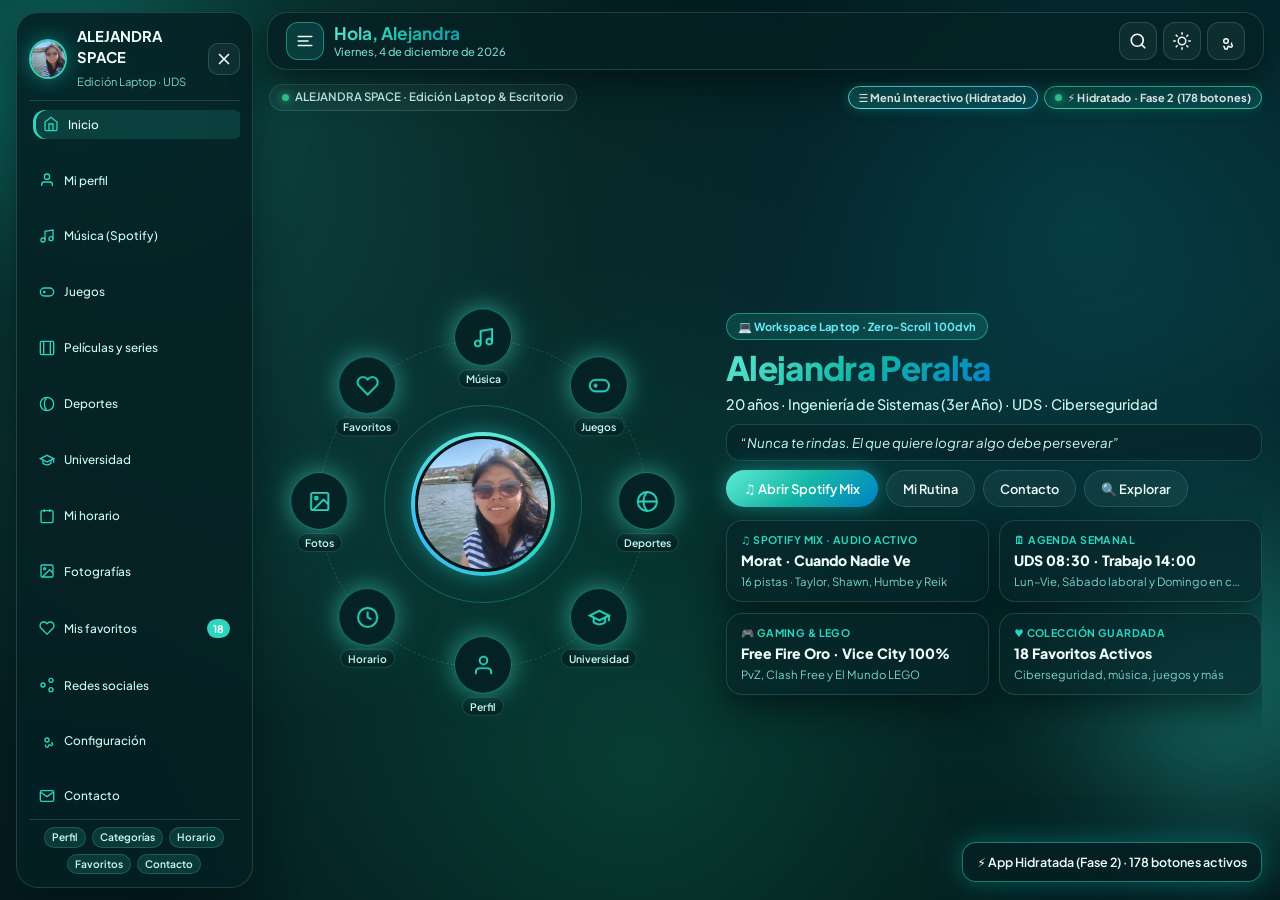
<file: lab-jquery/index.html>
<!DOCTYPE html>
<html lang="es" data-theme="dark">
<head>
  <meta charset="UTF-8" />
  <meta name="viewport" content="width=device-width, initial-scale=1.0" />
  <meta name="theme-color" content="#041e21" />
  <meta name="mobile-web-app-capable" content="yes" />
  <meta name="apple-mobile-web-app-capable" content="yes" />
  <meta name="apple-mobile-web-app-status-bar-style" content="black-translucent" />
  <meta name="apple-mobile-web-app-title" content="Alejandra Laptop" />
  <meta name="description" content="ALEJANDRA SPACE Edición Laptop – Aplicación web de escritorio responsiva de Alejandra Peralta, estudiante de Ingeniería de Sistemas en la Universidad Domingo Savio." />
  <title>ALEJANDRA SPACE – Edición Laptop</title>
  <link rel="manifest" href="manifest.json" />
  <link rel="icon" type="image/png" sizes="192x192" href="images/icons/icon-192.png" />
  <link rel="apple-touch-icon" sizes="180x180" href="images/icons/apple-touch-icon.png" />

  <link rel="preconnect" href="https://fonts.googleapis.com" />
  <link rel="preconnect" href="https://fonts.gstatic.com" crossorigin />
  <link href="https://fonts.googleapis.com/css2?family=Outfit:wght@400;600;700;800&family=Plus+Jakarta+Sans:wght@400;500;600;700;800&display=swap" rel="stylesheet" />

  <!-- Fase 1: Estructura y Temas CSS3 -->
  <link rel="stylesheet" href="css/dark-mode.css" />
  <link rel="stylesheet" href="css/light-mode.css" />
  <link rel="stylesheet" href="css/animations.css" />
  <link rel="stylesheet" href="css/style.css" />
  <link rel="stylesheet" href="css/responsive.css" />
</head>
<body>
  <div class="ambient-orb ambient-orb-1" aria-hidden="true"></div>
  <div class="ambient-orb ambient-orb-2" aria-hidden="true"></div>
  <div id="toast-container" class="toast-container" aria-live="polite"></div>
  <div id="drawer-backdrop" class="drawer-backdrop" aria-hidden="true"></div>

  <!-- =======================================================================
       MENÚ HAMBURGUESA LATERAL DESPLEGABLE
       ======================================================================= -->
  <aside id="side-drawer" class="side-drawer" aria-label="Menú principal">
    <div class="drawer-header">
      <div class="drawer-brand">
        <img src="images/profile/profile.png" alt="Foto de Alejandra Peralta" class="drawer-avatar" />
        <div class="drawer-brand-text">
          <h2>ALEJANDRA SPACE</h2>
          <span>Edición Laptop · UDS</span>
        </div>
      </div>
      <button type="button" id="btn-close-drawer" class="icon-btn" aria-label="Cerrar menú">
        <svg viewBox="0 0 24 24" fill="none" stroke="currentColor" stroke-width="2.2" stroke-linecap="round"><line x1="18" y1="6" x2="6" y2="18"/><line x1="6" y1="6" x2="18" y2="18"/></svg>
      </button>
    </div>

    <nav class="drawer-nav" aria-label="Navegación del menú lateral">
      <a href="#sec-inicio" class="drawer-link is-active" data-nav="inicio" data-view-target="sec-inicio">
        <svg viewBox="0 0 24 24" fill="none" stroke="currentColor" stroke-width="2"><path d="M3 9l9-7 9 7v11a2 2 0 0 1-2 2H5a2 2 0 0 1-2-2z"/><polyline points="9 22 9 12 15 12 15 22"/></svg>
        Inicio
      </a>
      <a href="#sec-perfil" class="drawer-link" data-nav="perfil" data-view-target="sec-perfil">
        <svg viewBox="0 0 24 24" fill="none" stroke="currentColor" stroke-width="2"><path d="M20 21v-2a4 4 0 0 0-4-4H8a4 4 0 0 0-4 4v2"/><circle cx="12" cy="7" r="4"/></svg>
        Mi perfil
      </a>
      <a href="#sec-musica" class="drawer-link" data-nav="musica" data-view-target="sec-musica">
        <svg viewBox="0 0 24 24" fill="none" stroke="currentColor" stroke-width="2"><path d="M9 18V5l12-2v13"/><circle cx="6" cy="18" r="3"/><circle cx="18" cy="16" r="3"/></svg>
        Música (Spotify)
      </a>
      <a href="#sec-juegos" class="drawer-link" data-nav="juegos" data-view-target="sec-juegos">
        <svg viewBox="0 0 24 24" fill="none" stroke="currentColor" stroke-width="2"><rect x="2" y="6" width="20" height="12" rx="6"/><path d="M6 12h4"/><path d="M8 10v4"/></svg>
        Juegos
      </a>
      <a href="#sec-peliculas" class="drawer-link" data-nav="peliculas" data-view-target="sec-peliculas">
        <svg viewBox="0 0 24 24" fill="none" stroke="currentColor" stroke-width="2"><rect x="2" y="2" width="20" height="20" rx="2"/><line x1="7" y1="2" x2="7" y2="22"/><line x1="17" y1="2" x2="17" y2="22"/></svg>
        Películas y series
      </a>
      <a href="#sec-deportes" class="drawer-link" data-nav="deportes" data-view-target="sec-deportes">
        <svg viewBox="0 0 24 24" fill="none" stroke="currentColor" stroke-width="2"><circle cx="12" cy="12" r="10"/><path d="M12 2a14.5 14.5 0 0 0 0 20"/></svg>
        Deportes
      </a>
      <a href="#sec-universidad" class="drawer-link" data-nav="universidad" data-view-target="sec-universidad">
        <svg viewBox="0 0 24 24" fill="none" stroke="currentColor" stroke-width="2"><path d="M22 10v6M2 10l10-5 10 5-10 5z"/><path d="M6 12v5c3 3 9 3 12 0v-5"/></svg>
        Universidad
      </a>
      <a href="#sec-horario" class="drawer-link" data-nav="horario" data-view-target="sec-horario">
        <svg viewBox="0 0 24 24" fill="none" stroke="currentColor" stroke-width="2"><rect x="3" y="4" width="18" height="18" rx="2"/><line x1="16" y1="2" x2="16" y2="6"/><line x1="8" y1="2" x2="8" y2="6"/></svg>
        Mi horario
      </a>
      <a href="#sec-galeria" class="drawer-link" data-nav="galeria" data-view-target="sec-galeria">
        <svg viewBox="0 0 24 24" fill="none" stroke="currentColor" stroke-width="2"><rect x="3" y="3" width="18" height="18" rx="2"/><circle cx="8.5" cy="8.5" r="1.5"/><polyline points="21 15 16 10 5 21"/></svg>
        Fotografías
      </a>
      <a href="#sec-favoritos" class="drawer-link" data-nav="favoritos" data-view-target="sec-favoritos">
        <svg viewBox="0 0 24 24" fill="none" stroke="currentColor" stroke-width="2"><path d="M20.84 4.61a5.5 5.5 0 0 0-7.78 0L12 5.67l-1.06-1.06a5.5 5.5 0 0 0-7.78 7.78l1.06 1.06L12 21.23l7.78-7.78 1.06-1.06a5.5 5.5 0 0 0 0-7.78z"/></svg>
        <span>Mis favoritos</span>
        <span class="sidebar-badge" data-fav-badge>18</span>
      </a>
      <a href="#sec-redes" class="drawer-link" data-nav="redes" data-view-target="sec-redes">
        <svg viewBox="0 0 24 24" fill="none" stroke="currentColor" stroke-width="2"><circle cx="18" cy="5" r="3"/><circle cx="6" cy="12" r="3"/><circle cx="18" cy="19" r="3"/></svg>
        Redes sociales
      </a>
      <button type="button" class="drawer-link" data-open-modal="modal-settings">
        <svg viewBox="0 0 24 24" fill="none" stroke="currentColor" stroke-width="2"><circle cx="12" cy="12" r="3"/><path d="M19.4 15a1.65 1.65 0 0 0 .33 1.82l.06.06a2 2 0 1 1-2.83 2.83l-.06-.06a1.65 1.65 0 0 0-1.82-.33 1.65 1.65 0 0 0-1 1.51V21a2 2 0 1 1-4 0v-.09A1.65 1.65 0 0 0 9 19.4"/></svg>
        Configuración
      </button>
      <a href="#sec-contacto" class="drawer-link" data-nav="contacto" data-view-target="sec-contacto">
        <svg viewBox="0 0 24 24" fill="none" stroke="currentColor" stroke-width="2"><path d="M4 4h16c1.1 0 2 .9 2 2v12c0 1.1-.9 2-2 2H4c-1.1 0-2-.9-2-2V6c0-1.1.9-2 2-2z"/><polyline points="22,6 12,13 2,6"/></svg>
        Contacto
      </a>
    </nav>

    <div class="drawer-footer">
      <div class="card-tags" style="justify-content:center;">
        <a href="pages/perfil.html" class="tag-chip">Perfil</a>
        <a href="pages/categorias.html" class="tag-chip">Categorías</a>
        <a href="pages/horario.html" class="tag-chip">Horario</a>
        <a href="pages/favoritos.html" class="tag-chip">Favoritos</a>
        <a href="pages/contacto.html" class="tag-chip">Contacto</a>
      </div>
    </div>
  </aside>

  <!-- =======================================================================
       CABECERA SUPERIOR COMPACTA
       ======================================================================= -->
  <header class="app-header">
    <div class="header-left">
      <a href="#side-drawer" id="btn-hamburger" class="icon-btn" aria-label="Abrir menú hamburguesa" role="button">
        <svg viewBox="0 0 24 24" fill="none" stroke="currentColor" stroke-width="2.2" stroke-linecap="round"><line x1="3" y1="6" x2="21" y2="6"/><line x1="3" y1="12" x2="16" y2="12"/><line x1="3" y1="18" x2="21" y2="18"/></svg>
      </a>
      <div class="header-greeting">
        <span class="greeting-title">Hola, Alejandra</span>
        <span id="current-date" class="greeting-date">Martes, 10 de noviembre de 2026</span>
      </div>
    </div>

    <div class="header-actions">
      <button type="button" id="btn-install-pwa" class="btn-glow pwa-install-btn" data-install-pwa style="display:none;" title="Descargar e instalar como App">📲 Instalar App</button>
      <a href="#sec-buscador" id="btn-open-search" class="icon-btn" data-view-target="sec-buscador" aria-label="Buscar en la aplicación" title="Buscar">
        <svg viewBox="0 0 24 24" fill="none" stroke="currentColor" stroke-width="2.2" stroke-linecap="round"><circle cx="11" cy="11" r="8"/><line x1="21" y1="21" x2="16.65" y2="16.65"/></svg>
      </a>
      <button type="button" id="btn-theme-toggle" class="icon-btn" aria-label="Cambiar modo claro u oscuro" title="Cambiar tema">
        <svg viewBox="0 0 24 24" fill="none" stroke="currentColor" stroke-width="2" stroke-linecap="round"><circle cx="12" cy="12" r="5"/><line x1="12" y1="1" x2="12" y2="3"/><line x1="12" y1="21" x2="12" y2="23"/><line x1="4.22" y1="4.22" x2="5.64" y2="5.64"/><line x1="18.36" y1="18.36" x2="19.78" y2="19.78"/><line x1="1" y1="12" x2="3" y2="12"/><line x1="21" y1="12" x2="23" y2="12"/></svg>
      </button>
      <button type="button" id="btn-open-settings" class="icon-btn" aria-label="Abrir configuración" title="Configuración">
        <svg viewBox="0 0 24 24" fill="none" stroke="currentColor" stroke-width="2" stroke-linecap="round"><circle cx="12" cy="12" r="3"/><path d="M19.4 15a1.65 1.65 0 0 0 .33 1.82l.06.06a2 2 0 1 1-2.83 2.83l-.06-.06a1.65 1.65 0 0 0-1.82-.33 1.65 1.65 0 0 0-1 1.51V21a2 2 0 1 1-4 0v-.09A1.65 1.65 0 0 0 9 19.4"/></svg>
      </button>
    </div>
  </header>

  <!-- =======================================================================
       CONTENEDOR PRINCIPAL SIN SCROLL (VIEWPORT STAGE)
       ======================================================================= -->
  <main class="app-shell">

    <!-- 1. INICIO: DASHBOARD LAPTOP 2 COLUMNAS + MAQUETA ORBITAL -->
    <section id="sec-inicio" class="hero-hub app-section is-active-view">
      <div class="hero-top-pills">
        <div class="hero-badge">
          <span class="status-dot"></span>
          <span>ALEJANDRA SPACE · Edición Laptop &amp; Escritorio</span>
        </div>
        <div id="contenedorMenu" class="pwa-hydration-box" data-hidratado="false">
          <button type="button" id="btnPWA" class="btn-estatico" aria-expanded="false" aria-controls="navMenu">Cargando Menú...</button>
          <button type="button" id="hero-hydration-pill" class="hydration-live-pill" data-hydration-pill data-open-modal="modal-settings" aria-live="polite" title="Abrir inspector de Hidratación Progresiva">
            <span class="hydration-pill-dot"></span>
            <span class="hydration-pill-text">● Fase 1: HTML Estático</span>
          </button>
          <nav id="navMenu" class="pwa-nav-menu" style="display:none;" aria-label="Menú Rápido PWA">
            <a href="#sec-perfil" class="pwa-nav-link" data-view-target="sec-perfil"><span>★ Mi Perfil</span><span>→</span></a>
            <a href="#sec-musica" class="pwa-nav-link" data-view-target="sec-musica"><span>♫ Spotify Mix</span><span>→</span></a>
            <a href="#sec-horario" class="pwa-nav-link" data-view-target="sec-horario"><span>🗓 Mi Horario</span><span>→</span></a>
            <a href="#sec-favoritos" class="pwa-nav-link" data-view-target="sec-favoritos"><span>♥ Favoritos</span><span>→</span></a>
            <a href="#sec-contacto" class="pwa-nav-link" data-view-target="sec-contacto"><span>✉ Contacto</span><span>→</span></a>
          </nav>
        </div>
      </div>

      <div class="hero-laptop-grid">
        <div class="hero-orbit-col">
          <div class="orbital-stage" aria-label="Panel orbital de categorías">
            <div class="orbit-track animate-ring-spin" aria-hidden="true"></div>
            <div class="orbit-track-inner animate-ring-spin-reverse" aria-hidden="true"></div>

            <div class="profile-core animate-avatar animate-aura">
              <div class="profile-core-inner">
                <img src="images/profile/profile.png" alt="Alejandra Peralta" class="img-profile-hero" />
              </div>
            </div>

            <div class="orbit-node" style="--angle: -90deg;">
              <a href="#sec-musica" class="orbit-btn icon-hover-bounce" data-view-target="sec-musica" title="Música">
                <svg viewBox="0 0 24 24" fill="none" stroke="currentColor" stroke-width="2"><path d="M9 18V5l12-2v13"/><circle cx="6" cy="18" r="3"/><circle cx="18" cy="16" r="3"/></svg>
              </a>
              <span class="orbit-label">Música</span>
            </div>

            <div class="orbit-node" style="--angle: -45deg;">
              <a href="#sec-juegos" class="orbit-btn icon-hover-bounce" data-view-target="sec-juegos" title="Juegos">
                <svg viewBox="0 0 24 24" fill="none" stroke="currentColor" stroke-width="2"><rect x="2" y="6" width="20" height="12" rx="6"/><path d="M6 12h4"/><path d="M8 10v4"/></svg>
              </a>
              <span class="orbit-label">Juegos</span>
            </div>

            <div class="orbit-node" style="--angle: 0deg;">
              <a href="#sec-deportes" class="orbit-btn icon-hover-bounce" data-view-target="sec-deportes" title="Deportes">
                <svg viewBox="0 0 24 24" fill="none" stroke="currentColor" stroke-width="2"><circle cx="12" cy="12" r="10"/><path d="M12 2a14.5 14.5 0 0 0 0 20"/><path d="M2 12h20"/></svg>
              </a>
              <span class="orbit-label">Deportes</span>
            </div>

            <div class="orbit-node" style="--angle: 45deg;">
              <a href="#sec-universidad" class="orbit-btn icon-hover-bounce" data-view-target="sec-universidad" title="Universidad">
                <svg viewBox="0 0 24 24" fill="none" stroke="currentColor" stroke-width="2"><path d="M22 10v6M2 10l10-5 10 5-10 5z"/><path d="M6 12v5c3 3 9 3 12 0v-5"/></svg>
              </a>
              <span class="orbit-label">Universidad</span>
            </div>

            <div class="orbit-node" style="--angle: 90deg;">
              <a href="#sec-perfil" class="orbit-btn icon-hover-bounce" data-view-target="sec-perfil" title="Mi Perfil">
                <svg viewBox="0 0 24 24" fill="none" stroke="currentColor" stroke-width="2"><path d="M20 21v-2a4 4 0 0 0-4-4H8a4 4 0 0 0-4 4v2"/><circle cx="12" cy="7" r="4"/></svg>
              </a>
              <span class="orbit-label">Perfil</span>
            </div>

            <div class="orbit-node" style="--angle: 135deg;">
              <a href="#sec-horario" class="orbit-btn icon-hover-bounce" data-view-target="sec-horario" title="Mi Horario">
                <svg viewBox="0 0 24 24" fill="none" stroke="currentColor" stroke-width="2"><circle cx="12" cy="12" r="10"/><polyline points="12 6 12 12 16 14"/></svg>
              </a>
              <span class="orbit-label">Horario</span>
            </div>

            <div class="orbit-node" style="--angle: 180deg;">
              <a href="#sec-galeria" class="orbit-btn icon-hover-bounce" data-view-target="sec-galeria" title="Fotografías">
                <svg viewBox="0 0 24 24" fill="none" stroke="currentColor" stroke-width="2"><rect x="3" y="3" width="18" height="18" rx="2"/><circle cx="8.5" cy="8.5" r="1.5"/><polyline points="21 15 16 10 5 21"/></svg>
              </a>
              <span class="orbit-label">Fotos</span>
            </div>

            <div class="orbit-node" style="--angle: 225deg;">
              <a href="#sec-favoritos" class="orbit-btn icon-hover-bounce" data-view-target="sec-favoritos" title="Favoritos">
                <svg viewBox="0 0 24 24" fill="none" stroke="currentColor" stroke-width="2"><path d="M20.84 4.61a5.5 5.5 0 0 0-7.78 0L12 5.67l-1.06-1.06a5.5 5.5 0 0 0-7.78 7.78l1.06 1.06L12 21.23l7.78-7.78 1.06-1.06a5.5 5.5 0 0 0 0-7.78z"/></svg>
              </a>
              <span class="orbit-label">Favoritos</span>
            </div>
          </div>
        </div>

        <div class="hero-info-col">
          <div class="hero-identity">
            <span class="hero-edition-chip">💻 Workspace Laptop · Zero-Scroll 100dvh</span>
            <h1 class="hero-name">Alejandra Peralta</h1>
            <p class="hero-subtitle">20 años · Ingeniería de Sistemas (3er Año) · UDS · Ciberseguridad</p>
            <blockquote class="hero-quote">“Nunca te rindas. El que quiere lograr algo debe perseverar”</blockquote>
            <div class="hero-cta-row">
              <a href="#sec-musica" class="btn-glow" data-view-target="sec-musica">♫ Abrir Spotify Mix</a>
              <a href="#sec-horario" class="btn-glass" data-view-target="sec-horario">Mi Rutina</a>
              <a href="#sec-contacto" class="btn-glass" data-view-target="sec-contacto">Contacto</a>
              <a href="#sec-buscador" class="btn-glass" data-view-target="sec-buscador">🔍 Explorar</a>
            </div>
          </div>

          <div class="laptop-dashboard-widgets" aria-label="Accesos rápidos de escritorio">
            <a href="#sec-musica" class="laptop-bento-card" data-view-target="sec-musica">
              <div class="bento-kicker">♫ Spotify Mix · Audio Activo</div>
              <strong id="hero-now-playing" class="bento-title">Morat · Cuando Nadie Ve</strong>
              <span class="bento-meta">16 pistas · Taylor, Shawn, Humbe y Reik</span>
            </a>
            <a href="#sec-horario" class="laptop-bento-card" data-view-target="sec-horario">
              <div class="bento-kicker">🗓 Agenda Semanal</div>
              <strong class="bento-title">UDS 08:30 · Trabajo 14:00</strong>
              <span class="bento-meta">Lun–Vie, Sábado laboral y Domingo en casa</span>
            </a>
            <a href="#sec-juegos" class="laptop-bento-card" data-view-target="sec-juegos">
              <div class="bento-kicker">🎮 Gaming &amp; LEGO</div>
              <strong class="bento-title">Free Fire Oro · Vice City 100%</strong>
              <span class="bento-meta">PvZ, Clash Free y El Mundo LEGO</span>
            </a>
            <a href="#sec-favoritos" class="laptop-bento-card" data-view-target="sec-favoritos">
              <div class="bento-kicker">♥ Colección Guardada</div>
              <strong class="bento-title"><span data-fav-badge>18</span> Favoritos Activos</strong>
              <span class="bento-meta">Ciberseguridad, música, juegos y más</span>
            </a>
          </div>
        </div>
      </div>
    </section>

    <!-- 2. CATEGORÍA 1: MÚSICA (PLANTILLA TIPO SPOTIFY CON AUDIO REAL) -->
    <section id="sec-musica" class="app-section" data-section-category="musica">
      <div class="section-header">
        <div class="section-title-wrap">
          <div class="section-icon-badge" style="color:var(--spotify-green); border-color:var(--border-glow);">
            <svg viewBox="0 0 24 24" fill="none" stroke="currentColor" stroke-width="2"><path d="M9 18V5l12-2v13"/><circle cx="6" cy="18" r="3"/><circle cx="18" cy="16" r="3"/></svg>
          </div>
          <div>
            <h2 class="section-title">Música · Spotify Mix</h2>
            <p class="section-subtitle">16 pistas de tus artistas, álbumes y géneros favoritos</p>
          </div>
        </div>
        <span class="tag-chip" style="color:var(--spotify-green);">● Audio Activo</span>
      </div>

      <!-- Subcategorías de Música -->
      <div class="subcat-tabs" data-subcat-group="musica">
        <button type="button" class="subcat-btn is-active" data-subcat="all">Todos</button>
        <button type="button" class="subcat-btn" data-subcat="artistas">Artistas favoritos</button>
        <button type="button" class="subcat-btn" data-subcat="canciones">Canciones favoritas</button>
        <button type="button" class="subcat-btn" data-subcat="albumes">Álbumes</button>
        <button type="button" class="subcat-btn" data-subcat="playlists">Playlists</button>
        <button type="button" class="subcat-btn" data-subcat="generos">Pop &amp; Baladas</button>
        <button type="button" class="subcat-btn" data-subcat="recomendaciones">Recomendaciones</button>
      </div>

      <div class="spotify-shell">
        <!-- Reproductor Principal estilo Spotify -->
        <div id="music-player-bar" class="spotify-player-card">
          <div class="spotify-top-bar">
            <span class="spotify-badge"><span class="spotify-dot"></span> REPRODUCIENDO AHORA</span>
            <div class="equalizer-bars" aria-hidden="true"><span></span><span></span><span></span><span></span></div>
          </div>

          <div class="spotify-now-playing">
            <div class="spotify-cover-wrap">
              <img id="player-cover" src="images/music/morat.webp" alt="Portada actual" class="img-face" />
            </div>
            <div class="spotify-track-meta">
              <div id="player-track" class="spotify-track-title">Cuando Nadie Ve</div>
              <div id="player-artist" class="spotify-track-artist">Morat · Álbum: Balas Perdidas</div>
              <div id="player-audio-mode" class="spotify-audio-source">Audio Melódico Web Audio listo</div>
            </div>
          </div>

          <div class="spotify-seek-wrap">
            <input type="range" id="sp-seek-bar" class="spotify-range" min="0" max="24" value="0" aria-label="Progreso de la canción" />
            <div class="spotify-times">
              <span id="sp-time-current">0:00</span>
              <span id="sp-time-total">0:24</span>
            </div>
          </div>

          <div class="spotify-controls-row">
            <div class="spotify-transport">
              <button type="button" id="sp-btn-shuffle" class="sp-ctrl-btn" title="Aleatorio" aria-label="Aleatorio">⇄</button>
              <button type="button" id="sp-btn-prev" class="sp-ctrl-btn" title="Anterior" aria-label="Canción anterior">⏮</button>
              <button type="button" id="btn-toggle-play" class="sp-play-btn" title="Reproducir / Pausar" aria-label="Reproducir o pausar música">▶</button>
              <button type="button" id="sp-btn-next" class="sp-ctrl-btn" title="Siguiente" aria-label="Siguiente canción">⏭</button>
              <button type="button" id="sp-btn-repeat" class="sp-ctrl-btn" title="Repetir" aria-label="Repetir canción">↻</button>
            </div>
            <label for="sp-local-mp3" class="spotify-upload-mp3" title="Cargar archivo MP3 propio">
              + MP3
              <input type="file" id="sp-local-mp3" class="file-input-hidden" accept="audio/*" />
            </label>
          </div>
          <audio id="spotify-audio-el" preload="none"></audio>
        </div>

        <!-- Lista de Pistas estilo Spotify -->
        <div class="spotify-playlist-panel">
          <div class="spotify-list-header">
            <span># · CANCIÓN, ARTISTA Y ÁLBUM</span>
            <span>DURACIÓN</span>
          </div>

          <!-- Filtros rápidos por artista / álbum -->
          <div class="sp-artist-filters" data-sp-artist-group="musica">
            <button type="button" class="sp-artist-pill is-active" data-sp-artist="all">Todos</button>
            <button type="button" class="sp-artist-pill" data-sp-artist="morat">Morat</button>
            <button type="button" class="sp-artist-pill" data-sp-artist="shawn">Shawn Mendes</button>
            <button type="button" class="sp-artist-pill" data-sp-artist="taylor">Taylor Swift</button>
            <button type="button" class="sp-artist-pill" data-sp-artist="humbe">Humbe</button>
            <button type="button" class="sp-artist-pill" data-sp-artist="reik">Reik</button>
            <button type="button" class="sp-artist-pill" data-sp-artist="album-balas">Álbum: Balas Perdidas</button>
            <button type="button" class="sp-artist-pill" data-sp-artist="album-lover">Álbum: Lover / Midnights</button>
            <button type="button" class="sp-artist-pill" data-sp-artist="album-illuminate">Álbum: Illuminate</button>
          </div>

          <div id="spotify-tracklist" class="spotify-tracklist">
            <div class="spotify-track-row is-active-track filterable-item" data-track-index="0" data-item-id="music-morat" data-artist-key="morat" data-album-key="album-balas" data-category="musica" data-subcategory="artistas playlists canciones albumes generos" data-title="Morat Cuando Nadie Ve Balas Perdidas Album" data-track="Cuando Nadie Ve" data-artist="Morat · Álbum: Balas Perdidas" data-cover="images/music/morat.webp">
              <span class="sp-row-num">1</span>
              <img src="images/music/morat.webp" alt="Morat" class="sp-row-thumb img-face" />
              <div class="sp-row-info">
                <div class="sp-row-title">Cuando Nadie Ve</div>
                <div class="sp-row-artist">Morat · Álbum: Balas Perdidas</div>
              </div>
              <button type="button" class="sp-row-fav is-fav" data-fav-id="music-morat" aria-label="Favorito Morat">♥</button>
              <span class="sp-row-dur">0:24</span>
            </div>

            <div class="spotify-track-row filterable-item" data-track-index="1" data-item-id="music-morat-besos" data-artist-key="morat" data-album-key="album-balas" data-category="musica" data-subcategory="artistas canciones albumes generos" data-title="Morat Besos en Guerra Balas Perdidas Album" data-track="Besos en Guerra" data-artist="Morat · Álbum: Balas Perdidas" data-cover="images/music/morat2.webp">
              <span class="sp-row-num">2</span>
              <img src="images/music/morat2.webp" alt="Morat Álbum" class="sp-row-thumb img-face" />
              <div class="sp-row-info">
                <div class="sp-row-title">Besos en Guerra</div>
                <div class="sp-row-artist">Morat · Álbum: Balas Perdidas</div>
              </div>
              <button type="button" class="sp-row-fav is-fav" data-fav-id="music-morat-besos" aria-label="Favorito Besos en Guerra">♥</button>
              <span class="sp-row-dur">0:24</span>
            </div>

            <div class="spotify-track-row filterable-item" data-track-index="2" data-item-id="music-morat-como" data-artist-key="morat" data-album-key="album-sobre" data-category="musica" data-subcategory="artistas canciones albumes recomendaciones" data-title="Morat Como Te Atreves Sobre el Amor Album" data-track="Cómo Te Atreves" data-artist="Morat · Álbum: Sobre el Amor" data-cover="images/music/morat.webp">
              <span class="sp-row-num">3</span>
              <img src="images/music/morat.webp" alt="Morat" class="sp-row-thumb img-face" />
              <div class="sp-row-info">
                <div class="sp-row-title">Cómo Te Atreves</div>
                <div class="sp-row-artist">Morat · Álbum: Sobre el Amor</div>
              </div>
              <button type="button" class="sp-row-fav" data-fav-id="music-morat-como" aria-label="Favorito Cómo Te Atreves">♥</button>
              <span class="sp-row-dur">0:24</span>
            </div>

            <div class="spotify-track-row filterable-item" data-track-index="3" data-item-id="music-shawn" data-artist-key="shawn" data-album-key="album-illuminate" data-category="musica" data-subcategory="artistas canciones albumes generos" data-title="Shawn Mendes Treat You Better Illuminate Album" data-track="Treat You Better" data-artist="Shawn Mendes · Álbum: Illuminate" data-cover="images/music/shawnmendes.webp">
              <span class="sp-row-num">4</span>
              <img src="images/music/shawnmendes.webp" alt="Shawn Mendes" class="sp-row-thumb img-face" />
              <div class="sp-row-info">
                <div class="sp-row-title">Treat You Better</div>
                <div class="sp-row-artist">Shawn Mendes · Álbum: Illuminate</div>
              </div>
              <button type="button" class="sp-row-fav is-fav" data-fav-id="music-shawn" aria-label="Favorito Shawn Mendes">♥</button>
              <span class="sp-row-dur">0:24</span>
            </div>

            <div class="spotify-track-row filterable-item" data-track-index="4" data-item-id="music-shawn-stitches" data-artist-key="shawn" data-album-key="album-handwritten" data-category="musica" data-subcategory="artistas canciones albumes recomendaciones" data-title="Shawn Mendes Stitches Handwritten Album" data-track="Stitches" data-artist="Shawn Mendes · Álbum: Handwritten" data-cover="images/music/shawnmendes.webp">
              <span class="sp-row-num">5</span>
              <img src="images/music/shawnmendes.webp" alt="Shawn Mendes" class="sp-row-thumb img-face" />
              <div class="sp-row-info">
                <div class="sp-row-title">Stitches</div>
                <div class="sp-row-artist">Shawn Mendes · Álbum: Handwritten</div>
              </div>
              <button type="button" class="sp-row-fav" data-fav-id="music-shawn-stitches" aria-label="Favorito Stitches">♥</button>
              <span class="sp-row-dur">0:24</span>
            </div>

            <div class="spotify-track-row filterable-item" data-track-index="5" data-item-id="music-shawn-holdin" data-artist-key="shawn" data-album-key="album-illuminate" data-category="musica" data-subcategory="artistas canciones playlists albumes" data-title="Shawn Mendes Theres Nothing Holdin Me Back Illuminate" data-track="There's Nothing Holdin' Me Back" data-artist="Shawn Mendes · Álbum: Illuminate" data-cover="images/music/shawnmendes.webp">
              <span class="sp-row-num">6</span>
              <img src="images/music/shawnmendes.webp" alt="Shawn Mendes" class="sp-row-thumb img-face" />
              <div class="sp-row-info">
                <div class="sp-row-title">There's Nothing Holdin' Me Back</div>
                <div class="sp-row-artist">Shawn Mendes · Álbum: Illuminate</div>
              </div>
              <button type="button" class="sp-row-fav" data-fav-id="music-shawn-holdin" aria-label="Favorito Holdin Me Back">♥</button>
              <span class="sp-row-dur">0:24</span>
            </div>

            <div class="spotify-track-row filterable-item" data-track-index="6" data-item-id="music-taylor" data-artist-key="taylor" data-album-key="album-lover" data-category="musica" data-subcategory="artistas albumes canciones generos" data-title="Taylor Swift Cruel Summer Lover Album" data-track="Cruel Summer" data-artist="Taylor Swift · Álbum: Lover" data-cover="images/music/tylorswift.webp">
              <span class="sp-row-num">7</span>
              <img src="images/music/tylorswift.webp" alt="Taylor Swift" class="sp-row-thumb img-face" />
              <div class="sp-row-info">
                <div class="sp-row-title">Cruel Summer</div>
                <div class="sp-row-artist">Taylor Swift · Álbum: Lover</div>
              </div>
              <button type="button" class="sp-row-fav is-fav" data-fav-id="music-taylor" aria-label="Favorito Taylor Swift">♥</button>
              <span class="sp-row-dur">0:24</span>
            </div>

            <div class="spotify-track-row filterable-item" data-track-index="7" data-item-id="music-taylor-antihero" data-artist-key="taylor" data-album-key="album-lover" data-category="musica" data-subcategory="artistas albumes canciones playlists" data-title="Taylor Swift Anti Hero Midnights Album" data-track="Anti-Hero" data-artist="Taylor Swift · Álbum: Midnights" data-cover="images/music/tylorswift.webp">
              <span class="sp-row-num">8</span>
              <img src="images/music/tylorswift.webp" alt="Taylor Swift" class="sp-row-thumb img-face" />
              <div class="sp-row-info">
                <div class="sp-row-title">Anti-Hero</div>
                <div class="sp-row-artist">Taylor Swift · Álbum: Midnights</div>
              </div>
              <button type="button" class="sp-row-fav is-fav" data-fav-id="music-taylor-antihero" aria-label="Favorito Anti-Hero">♥</button>
              <span class="sp-row-dur">0:24</span>
            </div>

            <div class="spotify-track-row filterable-item" data-track-index="8" data-item-id="music-taylor-lovestory" data-artist-key="taylor" data-album-key="album-fearless" data-category="musica" data-subcategory="artistas albumes canciones recomendaciones" data-title="Taylor Swift Love Story Fearless Album" data-track="Love Story (TV)" data-artist="Taylor Swift · Álbum: Fearless" data-cover="images/music/tylorswift.webp">
              <span class="sp-row-num">9</span>
              <img src="images/music/tylorswift.webp" alt="Taylor Swift" class="sp-row-thumb img-face" />
              <div class="sp-row-info">
                <div class="sp-row-title">Love Story (Taylor's Version)</div>
                <div class="sp-row-artist">Taylor Swift · Álbum: Fearless</div>
              </div>
              <button type="button" class="sp-row-fav" data-fav-id="music-taylor-lovestory" aria-label="Favorito Love Story">♥</button>
              <span class="sp-row-dur">0:24</span>
            </div>

            <div class="spotify-track-row filterable-item" data-track-index="9" data-item-id="music-humbe" data-artist-key="humbe" data-album-key="album-entropia" data-category="musica" data-subcategory="artistas recomendaciones canciones albumes" data-title="Humbe Amor de Cine Entropia Album" data-track="Amor de Cine" data-artist="Humbe · Álbum: Entropía" data-cover="images/music/humbe.webp">
              <span class="sp-row-num">10</span>
              <img src="images/music/humbe.webp" alt="Humbe" class="sp-row-thumb img-face" />
              <div class="sp-row-info">
                <div class="sp-row-title">Amor de Cine</div>
                <div class="sp-row-artist">Humbe · Álbum: Entropía</div>
              </div>
              <button type="button" class="sp-row-fav is-fav" data-fav-id="music-humbe" aria-label="Favorito Humbe">♥</button>
              <span class="sp-row-dur">0:24</span>
            </div>

            <div class="spotify-track-row filterable-item" data-track-index="10" data-item-id="music-humbe-poeta" data-artist-key="humbe" data-album-key="album-aurora" data-category="musica" data-subcategory="artistas canciones albumes generos" data-title="Humbe El Poeta Aurora Album" data-track="El Poeta" data-artist="Humbe · Álbum: Aurora" data-cover="images/music/humbe.webp">
              <span class="sp-row-num">11</span>
              <img src="images/music/humbe.webp" alt="Humbe" class="sp-row-thumb img-face" />
              <div class="sp-row-info">
                <div class="sp-row-title">El Poeta</div>
                <div class="sp-row-artist">Humbe · Álbum: Aurora</div>
              </div>
              <button type="button" class="sp-row-fav" data-fav-id="music-humbe-poeta" aria-label="Favorito El Poeta">♥</button>
              <span class="sp-row-dur">0:24</span>
            </div>

            <div class="spotify-track-row filterable-item" data-track-index="11" data-item-id="music-humbe-fantasmas" data-artist-key="humbe" data-album-key="album-esencia" data-category="musica" data-subcategory="artistas canciones recomendaciones" data-title="Humbe Fantasmas Esencia Album" data-track="Fantasmas" data-artist="Humbe · Álbum: Esencia" data-cover="images/music/humbe.webp">
              <span class="sp-row-num">12</span>
              <img src="images/music/humbe.webp" alt="Humbe" class="sp-row-thumb img-face" />
              <div class="sp-row-info">
                <div class="sp-row-title">Fantasmas</div>
                <div class="sp-row-artist">Humbe · Álbum: Esencia</div>
              </div>
              <button type="button" class="sp-row-fav" data-fav-id="music-humbe-fantasmas" aria-label="Favorito Fantasmas">♥</button>
              <span class="sp-row-dur">0:24</span>
            </div>

            <div class="spotify-track-row filterable-item" data-track-index="12" data-item-id="music-reik" data-artist-key="reik" data-album-key="album-desamor" data-category="musica" data-subcategory="artistas generos canciones albumes" data-title="Reik Ya Me Entere Des Amor Baladas" data-track="Ya Me Enteré" data-artist="Reik · Álbum: Des/Amor" data-cover="images/music/reik.webp">
              <span class="sp-row-num">13</span>
              <img src="images/music/reik.webp" alt="Reik" class="sp-row-thumb img-face" />
              <div class="sp-row-info">
                <div class="sp-row-title">Ya Me Enteré</div>
                <div class="sp-row-artist">Reik · Álbum: Des/Amor</div>
              </div>
              <button type="button" class="sp-row-fav is-fav" data-fav-id="music-reik" aria-label="Favorito Reik">♥</button>
              <span class="sp-row-dur">0:24</span>
            </div>

            <div class="spotify-track-row filterable-item" data-track-index="13" data-item-id="music-reik-noviembre" data-artist-key="reik" data-album-key="album-reik" data-category="musica" data-subcategory="artistas generos canciones" data-title="Reik Noviembre Sin Ti Baladas" data-track="Noviembre Sin Ti" data-artist="Reik · Álbum: Reik" data-cover="images/music/reik.webp">
              <span class="sp-row-num">14</span>
              <img src="images/music/reik.webp" alt="Reik" class="sp-row-thumb img-face" />
              <div class="sp-row-info">
                <div class="sp-row-title">Noviembre Sin Ti</div>
                <div class="sp-row-artist">Reik · Álbum: Reik</div>
              </div>
              <button type="button" class="sp-row-fav" data-fav-id="music-reik-noviembre" aria-label="Favorito Noviembre Sin Ti">♥</button>
              <span class="sp-row-dur">0:24</span>
            </div>

            <div class="spotify-track-row filterable-item" data-track-index="14" data-item-id="music-reik-creo" data-artist-key="reik" data-album-key="album-peligro" data-category="musica" data-subcategory="artistas generos canciones recomendaciones" data-title="Reik Creo en Ti Peligro Baladas" data-track="Creo en Ti" data-artist="Reik · Álbum: Peligro" data-cover="images/music/reik.webp">
              <span class="sp-row-num">15</span>
              <img src="images/music/reik.webp" alt="Reik" class="sp-row-thumb img-face" />
              <div class="sp-row-info">
                <div class="sp-row-title">Creo en Ti</div>
                <div class="sp-row-artist">Reik · Álbum: Peligro</div>
              </div>
              <button type="button" class="sp-row-fav" data-fav-id="music-reik-creo" aria-label="Favorito Creo en Ti">♥</button>
              <span class="sp-row-dur">0:24</span>
            </div>

            <div class="spotify-track-row filterable-item" data-track-index="15" data-item-id="music-playlist-code" data-artist-key="all" data-album-key="album-cyber" data-category="musica" data-subcategory="playlists generos recomendaciones albumes" data-title="Playlist Coding Focus Ciberseguridad" data-track="Coding &amp; Focus Mix" data-artist="Alejandra UDS · Synthwave Study" data-cover="images/university/ciberceguridad.webp">
              <span class="sp-row-num">16</span>
              <img src="images/university/ciberceguridad.webp" alt="Playlist Focus" class="sp-row-thumb" />
              <div class="sp-row-info">
                <div class="sp-row-title">Coding &amp; Focus Mix</div>
                <div class="sp-row-artist">Playlist UDS · Álbum: Cyber Study</div>
              </div>
              <button type="button" class="sp-row-fav" data-fav-id="music-playlist-code" aria-label="Favorito Playlist">♥</button>
              <span class="sp-row-dur">0:24</span>
            </div>
          </div>

          <div class="sp-list-footer" id="sp-pager-bar">
            <span id="sp-page-info" class="sp-page-info">Mostrando 1–5 de 16</span>
            <div class="sp-pager-btns">
              <button type="button" id="sp-page-prev" class="sp-pager-btn">‹ Ant.</button>
              <button type="button" id="sp-page-next" class="sp-pager-btn">Sig. ›</button>
            </div>
          </div>
        </div>
      </div>
    </section>

    <!-- 3. CATEGORÍA 2: JUEGOS -->
    <section id="sec-juegos" class="app-section" data-section-category="juegos" data-deck-group="juegos">
      <div class="section-header">
        <div class="section-title-wrap">
          <div class="section-icon-badge">🎮</div>
          <div>
            <h2 class="section-title">Juegos</h2>
            <p class="section-subtitle">Free Fire (Oro), Vice City (100%), estrategia y más</p>
          </div>
        </div>
        <span class="tag-chip">Gamer Mode</span>
      </div>

      <div class="subcat-tabs" data-subcat-group="juegos">
        <button type="button" class="subcat-btn is-active" data-subcat="all">Todos</button>
        <button type="button" class="subcat-btn" data-subcat="favoritos">Favoritos</button>
        <button type="button" class="subcat-btn" data-subcat="estrategia">Estrategia &amp; Acción</button>
        <button type="button" class="subcat-btn" data-subcat="casuales">Casuales</button>
        <button type="button" class="subcat-btn" data-subcat="capturas">Logros &amp; Capturas</button>
        <button type="button" class="subcat-btn" data-subcat="proximos">Próximos</button>
      </div>

      <div class="cards-deck" data-deck-container="juegos">
        <article class="glass-card filterable-item" data-item-id="game-freefire" data-category="juegos" data-subcategory="favoritos estrategia capturas" data-title="Free Fire Rango Oro Battle Royale Bermuda Clasificatoria">
          <div class="card-media is-logo-light">
            <img src="images/games/free-fire.png" alt="Garena Free Fire" />
            <span class="card-badge">Rango: Oro 🏆</span>
            <button type="button" class="fav-toggle-btn is-fav" data-fav-id="game-freefire">♥</button>
          </div>
          <h3 class="card-title">Free Fire</h3>
          <p class="card-meta">Battle Royale · Escuadras y Dúos · Siempre en Oro</p>
          <p class="card-desc">Mi juego competitivo favorito en clasificatoria. Destaco por mantenerme firme en Rango Oro cada temporada con rotaciones en Bermuda, uso rápido de paredes Gloo y buena precisión a media distancia.</p>
          <div class="card-tags"><span class="tag-chip">Siempre Oro</span><span class="tag-chip">Bermuda</span><span class="tag-chip">Escuadras</span></div>
        </article>

        <article class="glass-card filterable-item" data-item-id="game-vicecity" data-category="juegos" data-subcategory="favoritos capturas" data-title="GTA Vice City Juego Completado 100 Historia Propiedades">
          <div class="card-media is-composite">
            <img src="images/games/vice-city-bg.jpg" alt="Atardecer Miami Vice City" />
            <img src="images/games/vice-city-logo.svg" alt="GTA Vice City" class="composite-logo-overlay" />
            <span class="card-badge">100% Completado ✓</span>
            <button type="button" class="fav-toggle-btn is-fav" data-fav-id="game-vicecity">♥</button>
          </div>
          <h3 class="card-title">GTA: Vice City</h3>
          <p class="card-meta">Mundo Abierto · Historia &amp; Coleccionables 100%</p>
          <p class="card-desc">Clásico de mundo abierto superado de principio a fin: completé todas las misiones principales, compré todas las propiedades (Malibu, Astillero, Estudios), paquetes ocultos y saltos únicos.</p>
          <div class="card-tags"><span class="tag-chip">Completado 100%</span><span class="tag-chip">Propiedades</span><span class="tag-chip">Retro 80s</span></div>
        </article>

        <article class="glass-card filterable-item" data-item-id="game-pvz" data-category="juegos" data-subcategory="favoritos estrategia casuales" data-title="Plants vs Zombies Estrategia Tower Defense Modo Infinito">
          <div class="card-media">
            <img src="images/games/plantasvzzombies.webp" alt="Plants vs. Zombies" class="img-face" />
            <span class="card-badge">Favorito #1</span>
            <button type="button" class="fav-toggle-btn is-fav" data-fav-id="game-pvz">♥</button>
          </div>
          <h3 class="card-title">Plants vs. Zombies</h3>
          <p class="card-meta">Tower Defense · Aventura &amp; Supervivencia Infinita</p>
          <p class="card-desc">Defensa estratégica por 5 y 6 carriles gestionando soles desde el primer segundo; combos con Hielaguisantes, Pinchohierbas y Mazorcaoñón en niveles de día, noche, piscina y tejado.</p>
          <div class="card-tags"><span class="tag-chip">Estrategia</span><span class="tag-chip">Modo Infinito</span><span class="tag-chip">Combos</span></div>
        </article>

        <article class="glass-card filterable-item" data-item-id="game-clash" data-category="juegos" data-subcategory="favoritos estrategia capturas" data-type="juego" data-title="Clash Free Batallas Estrategia Elixir Arena PvP">
          <div class="card-media is-logo-dark">
            <img src="images/games/clash.webp" alt="Clash Free" />
            <span class="card-badge">Estrategia Arena</span>
            <button type="button" class="fav-toggle-btn is-fav" data-fav-id="game-clash">♥</button>
          </div>
          <h3 class="card-title">Clash Free</h3>
          <p class="card-meta">Estrategia en Tiempo Real · Duelos PvP</p>
          <p class="card-desc">Combates rápidos 1v1 en arena centrados en el control del elixir, rotación táctica de mazos, defensa sólida de torres y contraataques precisos en tiempo extra.</p>
          <div class="card-tags"><span class="tag-chip">Control Elixir</span><span class="tag-chip">PvP Táctico</span><span class="tag-chip">Cartas</span></div>
        </article>

        <article class="glass-card filterable-item" data-item-id="game-upcoming" data-category="juegos" data-subcategory="proximos casuales" data-title="Proximos juegos retos CTF ciberseguridad logica">
          <div class="card-media">
            <img src="images/university/ciberceguridad.webp" alt="Retos CTF" />
            <span class="card-badge">Próximos Juegos</span>
            <button type="button" class="fav-toggle-btn" data-fav-id="game-upcoming">♥</button>
          </div>
          <h3 class="card-title">Retos CTF &amp; Puzzles Lógicos</h3>
          <p class="card-meta">Gamificación Cibernética · Lógica y Enigmas</p>
          <p class="card-desc">Desafíos Capture The Flag (CTF) con criptografía básica, análisis forense web y acertijos lógicos pensados para entrenar habilidades de Ciberseguridad jugando.</p>
          <div class="card-tags"><span class="tag-chip">CTF</span><span class="tag-chip">Ciberseguridad</span><span class="tag-chip">Lógica</span></div>
        </article>

        <article class="glass-card filterable-item" data-item-id="game-stats" data-category="juegos" data-subcategory="capturas casuales" data-title="Estadisticas Gamer Logros Free Fire Vice City PvZ">
          <h3 class="card-title">Mis Logros Gamer</h3>
          <p class="card-meta">Resumen de partidas, rangos y trofeos</p>
          <p class="card-desc">Registro de objetivos alcanzados en mis títulos principales de acción, mundo abierto y estrategia:</p>
          <ul class="task-list">
            <li class="task-item is-done"><input type="checkbox" checked /><span>Free Fire: Rango Oro constante en BR</span></li>
            <li class="task-item is-done"><input type="checkbox" checked /><span>Vice City: Historia y propiedades al 100%</span></li>
            <li class="task-item is-done"><input type="checkbox" checked /><span>Plants vs. Zombies: Aventura + Supervivencia</span></li>
            <li class="task-item"><input type="checkbox" /><span>Meta actual: Escalar a Platino en escuadra</span></li>
          </ul>
        </article>
      </div>

      <div class="deck-pager" data-deck-pager="juegos">
        <button type="button" class="btn-glass deck-prev">‹ Anterior</button>
        <div class="pager-dots"></div>
        <button type="button" class="btn-glass deck-next">Siguiente ›</button>
      </div>
    </section>

    <!-- 4. PELÍCULAS Y SERIES -->
    <section id="sec-peliculas" class="app-section" data-section-category="peliculas" data-deck-group="peliculas">
      <div class="section-header">
        <div class="section-title-wrap">
          <div class="section-icon-badge">🎬</div>
          <div>
            <h2 class="section-title">Películas y Series</h2>
            <p class="section-subtitle">Fan del Mundo LEGO, suspenso tecnológico y descanso</p>
          </div>
        </div>
        <span class="tag-chip">Pasión LEGO 🧱</span>
      </div>

      <div class="subcat-tabs" data-subcat-group="peliculas">
        <button type="button" class="subcat-btn is-active" data-subcat="all">Todas</button>
        <button type="button" class="subcat-btn" data-subcat="lego">El Mundo LEGO 🧱</button>
        <button type="button" class="subcat-btn" data-subcat="peliculas">Películas</button>
        <button type="button" class="subcat-btn" data-subcat="series">Series Tech</button>
      </div>

      <div class="cards-deck" data-deck-container="peliculas">
        <article class="glass-card filterable-item" data-item-id="movie-lego" data-category="peliculas" data-subcategory="lego peliculas" data-title="El Mundo LEGO La Gran Aventura LEGO Favorita">
          <div class="card-media">
            <img src="images/movies/lego-world.jpg" alt="El Mundo LEGO" />
            <span class="card-badge">Favorita #1 ♥</span>
            <button type="button" class="fav-toggle-btn is-fav" data-fav-id="movie-lego">♥</button>
          </div>
          <h3 class="card-title">El Mundo LEGO</h3>
          <p class="card-meta">Película Favorita · Creatividad Sin Límites</p>
          <p class="card-desc">Soy apasionada de los LEGOs y esta película es mi favorita: construir desde cero, imaginar y no rendirse jamás.</p>
          <div class="card-tags"><span class="tag-chip">Favorita</span><span class="tag-chip">Mundo LEGO</span></div>
        </article>

        <article class="glass-card filterable-item" data-item-id="movie-lego-sets" data-category="peliculas" data-subcategory="lego peliculas" data-title="Pasion por los LEGOs Coleccion Creatividad">
          <div class="card-media">
            <img src="images/movies/lego-bricks.jpg" alt="Bloques LEGO de colores" />
            <span class="card-badge">Pasión LEGO</span>
            <button type="button" class="fav-toggle-btn is-fav" data-fav-id="movie-lego-sets">♥</button>
          </div>
          <h3 class="card-title">Universo &amp; Sets LEGO</h3>
          <p class="card-meta">Arquitectura y Construcción</p>
          <p class="card-desc">Cada bloque encaja con lógica y paciencia, igual que la ingeniería de sistemas y la programación modular.</p>
          <div class="card-tags"><span class="tag-chip">LEGO Fan</span><span class="tag-chip">Diseño</span></div>
        </article>

        <article class="glass-card filterable-item" data-item-id="movie-mrrobot" data-category="peliculas" data-subcategory="series" data-title="Mr Robot Ciberseguridad Serie">
          <div class="card-media">
            <img src="images/university/ciberceguridad.webp" alt="Mr. Robot" />
            <span class="card-badge">Serie Tech</span>
            <button type="button" class="fav-toggle-btn is-fav" data-fav-id="movie-mrrobot">♥</button>
          </div>
          <h3 class="card-title">Mr. Robot &amp; Suspenso Tech</h3>
          <p class="card-meta">Ciberseguridad y Drama</p>
          <p class="card-desc">Inspiración directa sobre redes, ingeniería social y análisis profundo de sistemas.</p>
        </article>

        <article class="glass-card filterable-item" data-item-id="movie-imitation" data-category="peliculas" data-subcategory="peliculas" data-title="El Codigo Enigma Pelicula Computacion">
          <div class="card-media is-logo">
            <img src="images/university/upds.webp" alt="El Código Enigma" />
            <span class="card-badge">Película</span>
          </div>
          <h3 class="card-title">El Código Enigma</h3>
          <p class="card-meta">Historia de la Computación</p>
          <p class="card-desc">Cómo la lógica matemática y la perseverancia cambiaron la historia de la criptografía.</p>
        </article>

        <article class="glass-card filterable-item" data-item-id="movie-legobatman" data-category="peliculas" data-subcategory="lego peliculas" data-title="LEGO Batman La Pelicula Animacion">
          <div class="card-media">
            <img src="images/movies/lego-world.jpg" alt="Universo LEGO Batman" class="img-face" />
            <span class="card-badge">Saga LEGO</span>
          </div>
          <h3 class="card-title">LEGO Batman: La Película</h3>
          <p class="card-meta">Animación &amp; Humor LEGO</p>
          <p class="card-desc">Otra joya del cine LEGO llena de acción, trabajo en equipo y detalles increíbles hechos bloque a bloque.</p>
        </article>

        <article class="glass-card filterable-item" data-item-id="movie-chill" data-category="peliculas" data-subcategory="series" data-title="Comedias Romanticas Domingos Familia">
          <div class="card-media">
            <img src="images/profile/special-moment.svg" alt="Domingos en Casa" />
            <span class="card-badge">En Familia</span>
          </div>
          <h3 class="card-title">Tardes de Comedia &amp; Romance</h3>
          <p class="card-meta">Descanso en casa</p>
          <p class="card-desc">Historias ligeras para disfrutar después de ayudar a mi mamá los domingos.</p>
        </article>
      </div>

      <div class="deck-pager" data-deck-pager="peliculas">
        <button type="button" class="btn-glass deck-prev">‹ Anterior</button>
        <div class="pager-dots"></div>
        <button type="button" class="btn-glass deck-next">Siguiente ›</button>
      </div>
    </section>

    <!-- 5. CATEGORÍA 3: DEPORTES -->
    <section id="sec-deportes" class="app-section" data-section-category="deportes" data-deck-group="deportes">
      <div class="section-header">
        <div class="section-title-wrap">
          <div class="section-icon-badge">🏐</div>
          <div>
            <h2 class="section-title">Deportes</h2>
            <p class="section-subtitle">Voleibol, Futsal, entrenamientos y metas deportivas</p>
          </div>
        </div>
        <span class="tag-chip">Energía &amp; Equipo</span>
      </div>

      <div class="subcat-tabs" data-subcat-group="deportes">
        <button type="button" class="subcat-btn is-active" data-subcat="all">Todos</button>
        <button type="button" class="subcat-btn" data-subcat="favoritos">Favoritos</button>
        <button type="button" class="subcat-btn" data-subcat="entrenamientos">Entrenamientos</button>
        <button type="button" class="subcat-btn" data-subcat="actividades">Actividades</button>
        <button type="button" class="subcat-btn" data-subcat="metas">Metas</button>
        <button type="button" class="subcat-btn" data-subcat="fotos">Fotografías</button>
      </div>

      <div class="cards-deck" data-deck-container="deportes">
        <article class="glass-card filterable-item" data-item-id="sport-voley" data-category="deportes" data-subcategory="favoritos entrenamientos fotos" data-title="Voleibol Deportes Equipo">
          <div class="card-media">
            <img src="images/sports/voley.webp" alt="Voleibol" class="img-face" />
            <span class="card-badge">Deporte Principal</span>
            <button type="button" class="fav-toggle-btn is-fav" data-fav-id="sport-voley">♥</button>
          </div>
          <h3 class="card-title">Voleibol</h3>
          <p class="card-desc">Dinamismo en cada set, perfeccionamiento del saque y sintonía de equipo.</p>
          <div class="progress-wrap">
            <div class="progress-header"><span>Meta: Recepción</span><span>88%</span></div>
            <div class="progress-track"><div class="progress-fill" style="width: 88%;"></div></div>
          </div>
        </article>

        <article class="glass-card filterable-item" data-item-id="sport-futsal" data-category="deportes" data-subcategory="favoritos actividades fotos" data-title="Futsal Deportes Velocidad">
          <div class="card-media">
            <img src="images/sports/futsal.webp" alt="Futsal" class="img-crop-watermark" />
            <span class="card-badge">Pasión en Cancha</span>
            <button type="button" class="fav-toggle-btn is-fav" data-fav-id="sport-futsal">♥</button>
          </div>
          <h3 class="card-title">Futsal</h3>
          <p class="card-desc">Agilidad, pases rápidos y resistencia en partidos intensos con compañeras.</p>
          <div class="progress-wrap">
            <div class="progress-header"><span>Meta: Resistencia</span><span>84%</span></div>
            <div class="progress-track"><div class="progress-fill" style="width: 84%;"></div></div>
          </div>
        </article>

        <article class="glass-card filterable-item" data-item-id="sport-goals" data-category="deportes" data-subcategory="entrenamientos actividades metas" data-title="Entrenamientos y Metas Deportivas">
          <h3 class="card-title">Plan &amp; Metas Deportivas</h3>
          <p class="card-meta">Rutina de fuerza y movilidad</p>
          <ul class="task-list">
            <li class="task-item is-done"><input type="checkbox" checked /><span>Calentamiento matutino (15 min)</span></li>
            <li class="task-item is-done"><input type="checkbox" checked /><span>Control de balón y saltabilidad</span></li>
            <li class="task-item"><input type="checkbox" /><span>Torneo interuniversitario UDS</span></li>
            <li class="task-item"><input type="checkbox" /><span>Resistencia aeróbica 3x/semana</span></li>
          </ul>
        </article>

        <article class="glass-card filterable-item" data-item-id="sport-training" data-category="deportes" data-subcategory="entrenamientos actividades metas" data-title="Actividades Fisicas Partidos Amistosos">
          <div class="card-media">
            <img src="images/sports/voley.webp" alt="Entrenamiento Deportivo" class="img-face" />
            <span class="card-badge">Actividades</span>
          </div>
          <h3 class="card-title">Partidos &amp; Prácticas UDS</h3>
          <p class="card-meta">Integración y trabajo en equipo</p>
          <p class="card-desc">Encuentros deportivos semanales para liberar el estrés del estudio y fortalecer la disciplina.</p>
        </article>
      </div>

      <div class="deck-pager" data-deck-pager="deportes">
        <button type="button" class="btn-glass deck-prev">‹ Anterior</button>
        <div class="pager-dots"></div>
        <button type="button" class="btn-glass deck-next">Siguiente ›</button>
      </div>
    </section>

    <!-- 6. CATEGORÍA 4: UNIVERSIDAD -->
    <section id="sec-universidad" class="app-section" data-section-category="universidad" data-deck-group="universidad">
      <div class="section-header">
        <div class="section-title-wrap">
          <div class="section-icon-badge">🎓</div>
          <div>
            <h2 class="section-title">Universidad</h2>
            <p class="section-subtitle">UDS · Ingeniería de Sistemas (3er Año) · Proyectos &amp; Ciberseguridad</p>
          </div>
        </div>
        <span class="tag-chip">08:30 – 11:45</span>
      </div>

      <div class="subcat-tabs" data-subcat-group="universidad">
        <button type="button" class="subcat-btn is-active" data-subcat="all">Todo</button>
        <button type="button" class="subcat-btn" data-subcat="materias">Materias</button>
        <button type="button" class="subcat-btn" data-subcat="tareas">Tareas</button>
        <button type="button" class="subcat-btn" data-subcat="proyectos">Proyectos</button>
        <button type="button" class="subcat-btn" data-subcat="apuntes">Apuntes</button>
        <button type="button" class="subcat-btn" data-subcat="recursos">Recursos</button>
        <button type="button" class="subcat-btn" data-subcat="objetivos">Objetivos</button>
      </div>

      <div class="cards-deck" data-deck-container="universidad">
        <article class="glass-card filterable-item" data-item-id="uni-uds" data-category="universidad" data-subcategory="materias apuntes" data-title="Universidad Domingo Savio Diseno Web II">
          <div class="card-media is-logo">
            <img src="images/university/upds.webp" alt="Universidad Domingo Savio" />
            <span class="card-badge">UDS · 3er Año</span>
            <button type="button" class="fav-toggle-btn is-fav" data-fav-id="uni-uds">♥</button>
          </div>
          <h3 class="card-title">Ingeniería de Sistemas</h3>
          <p class="card-desc">Diseño Web II, Redes, Base de Datos Avanzada y Sistemas Operativos.</p>
          <div class="card-tags"><span class="tag-chip">Diseño Web II</span><span class="tag-chip">Redes</span></div>
        </article>

        <article class="glass-card filterable-item" data-item-id="uni-velora" data-category="universidad" data-subcategory="proyectos objetivos" data-title="Velora Proyecto Web Universitario UDS Frontend">
          <div class="card-media is-project-velora">
            <div class="project-media-graphic">
              <svg viewBox="0 0 24 24" fill="none" stroke="currentColor" stroke-width="1.8" stroke-linecap="round" stroke-linejoin="round"><polygon points="12 2 15.09 8.26 22 9.27 17 14.14 18.18 21.02 12 17.77 5.82 21.02 7 14.14 2 9.27 8.91 8.26 12 2"/></svg>
              <span class="project-media-tag">Velora · Web App</span>
            </div>
            <span class="card-badge">Proyecto UDS ✓</span>
            <button type="button" class="fav-toggle-btn" data-fav-id="uni-velora">♥</button>
          </div>
          <h3 class="card-title">Velora</h3>
          <p class="card-meta">Proyecto Universitario · Completado</p>
          <p class="card-desc">Plataforma web moderna creada en la carrera con enfoque en diseño UI/UX elegante, estructura modular y navegación responsiva.</p>
          <div class="card-tags"><span class="tag-chip">Velora</span><span class="tag-chip">UI/UX Web</span><span class="tag-chip">Completado</span></div>
        </article>

        <article class="glass-card filterable-item" data-item-id="uni-autos" data-category="universidad" data-subcategory="proyectos" data-title="Sistema de Reserva de Autos Alquiler Vehiculos Gestion">
          <div class="card-media is-project-autos">
            <div class="project-media-graphic">
              <svg viewBox="0 0 24 24" fill="none" stroke="currentColor" stroke-width="1.8" stroke-linecap="round" stroke-linejoin="round"><path d="M14 16H9m10 0h3v-3.15a1 1 0 0 0-.84-.99L16 11l-2.7-3.6a1 1 0 0 0-.8-.4H5.24a2 2 0 0 0-1.8 1.1l-.8 1.63A6 6 0 0 0 2 12.42V16h2"/><circle cx="6.5" cy="16.5" r="2.5"/><circle cx="16.5" cy="16.5" r="2.5"/></svg>
              <span class="project-media-tag">Reserva de Autos</span>
            </div>
            <span class="card-badge">Sistema Web ✓</span>
            <button type="button" class="fav-toggle-btn" data-fav-id="uni-autos">♥</button>
          </div>
          <h3 class="card-title">Sistema de Reserva de Autos</h3>
          <p class="card-meta">Proyecto de Software · Gestión de Flota</p>
          <p class="card-desc">Sistema integral para gestionar vehículos disponibles, reservas por fechas, registro de clientes, tarifas y control completo de alquileres.</p>
          <div class="card-tags"><span class="tag-chip">Reservas</span><span class="tag-chip">Flota Autos</span><span class="tag-chip">Base de Datos</span></div>
        </article>

        <article class="glass-card filterable-item" data-item-id="uni-reposteria" data-category="universidad" data-subcategory="proyectos tareas objetivos" data-title="Sistema Reposteria En Proceso Pasteles Pedidos Catalogo">
          <div class="card-media is-project-reposteria">
            <div class="project-media-graphic">
              <svg viewBox="0 0 24 24" fill="none" stroke="currentColor" stroke-width="1.8" stroke-linecap="round" stroke-linejoin="round"><path d="M20 21v-8a2 2 0 0 0-2-2H6a2 2 0 0 0-2 2v8"/><path d="M4 16s.5-1 2-1 2.5 2 4 2 2.5-2 4-2 2.5 2 4 2 2-1 2-1"/><path d="M2 21h20"/><path d="M7 8v3"/><path d="M12 8v3"/><path d="M17 8v3"/><path d="M7 4h.01"/><path d="M12 4h.01"/><path d="M17 4h.01"/></svg>
              <span class="project-media-tag">Repostería · En Curso</span>
            </div>
            <span class="card-badge">En Proceso ⏳</span>
            <button type="button" class="fav-toggle-btn" data-fav-id="uni-reposteria">♥</button>
          </div>
          <h3 class="card-title">Sistema para Repostería</h3>
          <p class="card-meta">Proyecto Actual · En Proceso</p>
          <p class="card-desc">Sistema web en desarrollo para una repostería artesanal: catálogo de tortas y postres, pedidos personalizados y agenda de entregas.</p>
          <div class="card-tags"><span class="tag-chip">En Proceso</span><span class="tag-chip">Catálogo</span><span class="tag-chip">Pedidos</span></div>
        </article>

        <article class="glass-card filterable-item" data-item-id="uni-cyber" data-category="universidad" data-subcategory="objetivos recursos" data-title="Ciberseguridad Especializacion Futura">
          <div class="card-media">
            <img src="images/university/ciberceguridad.webp" alt="Ciberseguridad" />
            <span class="card-badge">Especialización</span>
            <button type="button" class="fav-toggle-btn is-fav" data-fav-id="uni-cyber">♥</button>
          </div>
          <h3 class="card-title">Camino a la Ciberseguridad</h3>
          <p class="card-desc">Análisis de vulnerabilidades, hardening de redes, OWASP Top 10 y arquitectura segura.</p>
          <div class="card-tags"><span class="tag-chip">OWASP</span><span class="tag-chip">Ethical Hacking</span></div>
        </article>

        <article class="glass-card filterable-item" data-item-id="uni-tasks" data-category="universidad" data-subcategory="tareas apuntes recursos" data-title="Tareas y Proyectos Universitarios Velora Autos Reposteria">
          <h3 class="card-title">Tareas &amp; Proyectos UDS</h3>
          <div class="task-list">
            <label class="task-item is-done"><input type="checkbox" checked /><span>Proyecto Velora completado</span></label>
            <label class="task-item is-done"><input type="checkbox" checked /><span>Sistema de Reserva de Autos</span></label>
            <label class="task-item"><input type="checkbox" /><span>Sistema Repostería (En proceso)</span></label>
            <label class="task-item"><input type="checkbox" /><span>Laboratorio OWASP Top 10</span></label>
          </div>
        </article>

        <article class="glass-card filterable-item" data-item-id="uni-notes" data-category="universidad" data-subcategory="materias apuntes recursos objetivos" data-title="Apuntes Recursos Academicos Semestre">
          <h3 class="card-title">Apuntes &amp; Recursos Clave</h3>
          <p class="card-meta">3er Año · Objetivos Profesionales</p>
          <p class="card-desc">Guías HTML5/CSS3/jQuery, diagramas de subredes IPv4, SQL normalizado y guías de ciberseguridad defensiva.</p>
          <div class="card-tags"><span class="tag-chip">HTML5/jQuery</span><span class="tag-chip">TCP/IP</span><span class="tag-chip">SQL</span></div>
        </article>
      </div>

      <div class="deck-pager" data-deck-pager="universidad">
        <button type="button" class="btn-glass deck-prev">‹ Anterior</button>
        <div class="pager-dots"></div>
        <button type="button" class="btn-glass deck-next">Siguiente ›</button>
      </div>
    </section>

    <!-- 7. CATEGORÍA 5: MI PERFIL -->
    <section id="sec-perfil" class="app-section" data-section-category="perfil">
      <div class="section-header">
        <div class="section-title-wrap">
          <div class="section-icon-badge">★</div>
          <div>
            <h2 class="section-title">Mi Perfil</h2>
            <p class="section-subtitle">Quién soy, mis metas y lo que me inspira</p>
          </div>
        </div>
        <a href="pages/perfil.html" class="btn-glass">Página completa →</a>
      </div>

      <article class="glass-card profile-banner-card">
        <div class="profile-photo-box">
          <div class="profile-photo-frame">
            <img src="images/profile/profile.png" alt="Alejandra Peralta" />
          </div>
          <div>
            <h3 class="card-title" style="font-size:1.2rem;">Alejandra Peralta</h3>
            <span class="tag-chip">20 años · Ing. Sistemas</span>
          </div>
        </div>

        <div style="display:flex; flex-direction:column; gap:10px;">
          <p class="card-desc">
            Estudiante de tercer año en la Universidad Domingo Savio. Combino mis estudios y trabajo con disciplina; disfruto la música pop, los deportes en equipo, el mundo LEGO, Free Fire (Oro) y mi meta en Ciberseguridad.
          </p>

          <div class="profile-details-grid">
            <div class="info-stat-box">
              <div class="info-stat-label">Universidad</div>
              <div class="info-stat-value">Domingo Savio (UDS)</div>
            </div>
            <div class="info-stat-box">
              <div class="info-stat-label">Carrera</div>
              <div class="info-stat-value">Ing. de Sistemas · 3er Año</div>
            </div>
            <div class="info-stat-box">
              <div class="info-stat-label">Especialización</div>
              <div class="info-stat-value">Ciberseguridad</div>
            </div>
            <div class="info-stat-box">
              <div class="info-stat-label">Gustos</div>
              <div class="info-stat-value">Música, Vóley, Futsal, Tech</div>
            </div>
          </div>

          <blockquote class="hero-quote" style="width:100%; text-align:center;">
            “Nunca te rindas. El que quiere lograr algo debe perseverar”
          </blockquote>
        </div>
      </article>
    </section>

    <!-- 8. CATEGORÍA 6: MI HORARIO (PESTAÑAS SIN SCROLL) -->
    <section id="sec-horario" class="app-section" data-section-category="horario">
      <div class="section-header">
        <div class="section-title-wrap">
          <div class="section-icon-badge">🗓</div>
          <div>
            <h2 class="section-title">Mi Horario</h2>
            <p class="section-subtitle">Rutina de Lunes a Domingo</p>
          </div>
        </div>
        <a href="pages/horario.html" class="btn-glass">Agenda →</a>
      </div>

      <div class="subcat-tabs" id="schedule-view-tabs">
        <button type="button" class="subcat-btn is-active" data-schedule-view="timeline">Línea de Tiempo</button>
        <button type="button" class="subcat-btn" data-schedule-view="weekly">Vista Semanal</button>
        <button type="button" class="subcat-btn" data-schedule-view="cards">Tarjetas por Bloque</button>
      </div>

      <!-- Vista 1: Línea de Tiempo -->
      <div class="schedule-panel is-active-tab glass-card" data-schedule-panel="timeline">
        <div class="timeline">
          <div class="timeline-item">
            <div class="timeline-time">Lun – Vie · 06:00</div>
            <div class="timeline-title">Levantarme y prepararme</div>
          </div>
          <div class="timeline-item">
            <div class="timeline-time">Lun – Vie · 08:30 a 11:45</div>
            <div class="timeline-title">Universidad (UDS · 3er Año)</div>
          </div>
          <div class="timeline-item">
            <div class="timeline-time">Lun – Vie · 14:00 a 21:00</div>
            <div class="timeline-title">Trabajo</div>
          </div>
          <div class="timeline-item">
            <div class="timeline-time">Sábados · 11:00 a 22:00</div>
            <div class="timeline-title">Trabajo de fin de semana</div>
          </div>
          <div class="timeline-item">
            <div class="timeline-time">Domingos · Todo el día</div>
            <div class="timeline-title">Día de descanso · Ayudo a mi mamá en casa</div>
          </div>
        </div>
      </div>

      <!-- Vista 2: Matriz Semanal -->
      <div class="schedule-panel glass-card" data-schedule-panel="weekly">
        <div class="weekly-grid">
          <div class="day-col" data-weekday="1"><div class="day-name">Lunes</div><div class="day-slot">06:00 Prep.</div><div class="day-slot slot-uni">08:30 UDS</div><div class="day-slot slot-work">14:00 Trab.</div></div>
          <div class="day-col" data-weekday="2"><div class="day-name">Martes</div><div class="day-slot">06:00 Prep.</div><div class="day-slot slot-uni">08:30 UDS</div><div class="day-slot slot-work">14:00 Trab.</div></div>
          <div class="day-col" data-weekday="3"><div class="day-name">Miércoles</div><div class="day-slot">06:00 Prep.</div><div class="day-slot slot-uni">08:30 UDS</div><div class="day-slot slot-work">14:00 Trab.</div></div>
          <div class="day-col" data-weekday="4"><div class="day-name">Jueves</div><div class="day-slot">06:00 Prep.</div><div class="day-slot slot-uni">08:30 UDS</div><div class="day-slot slot-work">14:00 Trab.</div></div>
          <div class="day-col" data-weekday="5"><div class="day-name">Viernes</div><div class="day-slot">06:00 Prep.</div><div class="day-slot slot-uni">08:30 UDS</div><div class="day-slot slot-work">14:00 Trab.</div></div>
          <div class="day-col" data-weekday="6"><div class="day-name">Sábado</div><div class="day-slot slot-work">11:00–22:00 Trabajo</div></div>
          <div class="day-col" data-weekday="0"><div class="day-name">Domingo</div><div class="day-slot slot-home">Descanso &amp; Mamá</div></div>
        </div>
      </div>

      <!-- Vista 3: Tarjetas por Bloque -->
      <div class="schedule-panel" data-schedule-panel="cards">
        <div class="cards-deck schedule-cards-deck">
          <article class="glass-card"><h3 class="card-title">Lunes a Viernes</h3><p class="card-desc">06:00 Levantarme y prepararme · 08:30–11:45 Universidad · 14:00–21:00 Trabajo.</p></article>
          <article class="glass-card"><h3 class="card-title">Sábados</h3><p class="card-desc">11:00 a 22:00 Jornada laboral de fin de semana.</p></article>
          <article class="glass-card"><h3 class="card-title">Domingos</h3><p class="card-desc">Día de descanso y ayudo a mi mamá en casa.</p></article>
        </div>
      </div>
    </section>

    <!-- 9. CATEGORÍA 7: FOTOGRAFÍAS -->
    <section id="sec-galeria" class="app-section" data-section-category="galeria">
      <div class="section-header">
        <div class="section-title-wrap">
          <div class="section-icon-badge">📸</div>
          <div>
            <h2 class="section-title">Fotografías</h2>
            <p class="section-subtitle">Toca una foto para ampliarla o sube desde tu equipo</p>
          </div>
        </div>
      </div>

      <div class="upload-zone">
        <span style="font-size:0.78rem; font-weight:600;">Agregar foto:</span>
        <div class="upload-controls">
          <select id="upload-category-select" class="form-control" style="width:auto; padding:5px 10px;" aria-label="Categoría para la foto">
            <option value="personales">Personales</option>
            <option value="universidad">Universidad</option>
            <option value="amigos">Amigos</option>
            <option value="deportes">Deportes</option>
            <option value="especiales">Especiales</option>
          </select>
          <label for="photo-upload-input" class="btn-glow" style="padding:6px 14px;" role="button" tabindex="0">+ Subir</label>
          <input type="file" id="photo-upload-input" class="file-input-hidden" accept="image/*" />
        </div>
      </div>

      <div class="subcat-tabs" data-subcat-group="galeria">
        <button type="button" class="subcat-btn is-active" data-gallery-filter="all">Todas</button>
        <button type="button" class="subcat-btn" data-gallery-filter="personales">Personales</button>
        <button type="button" class="subcat-btn" data-gallery-filter="universidad">Universidad</button>
        <button type="button" class="subcat-btn" data-gallery-filter="amigos">Amigos</button>
        <button type="button" class="subcat-btn" data-gallery-filter="deportes">Deportes</button>
        <button type="button" class="subcat-btn" data-gallery-filter="especiales">Especiales</button>
      </div>

      <div id="gallery-grid" class="gallery-grid">
        <figure class="gallery-card" data-gallery-cat="personales">
          <img src="images/profile/profile.png" alt="Foto personal de Alejandra" class="img-profile-hero" />
          <figcaption class="gallery-overlay"><h4>Mi Perfil Principal</h4><span>Personales</span></figcaption>
        </figure>
        <figure class="gallery-card" data-gallery-cat="universidad">
          <img src="images/university/upds.webp" alt="Vida universitaria UDS" style="object-fit:contain; background:#ffffff; padding:8px;" />
          <figcaption class="gallery-overlay"><h4>UDS · 3er Año</h4><span>Universidad</span></figcaption>
        </figure>
        <figure class="gallery-card" data-gallery-cat="especiales">
          <img src="images/movies/lego-world.jpg" alt="Pasión por el Mundo LEGO" />
          <figcaption class="gallery-overlay"><h4>Mi Pasión: Mundo LEGO</h4><span>Especiales</span></figcaption>
        </figure>
        <figure class="gallery-card" data-gallery-cat="deportes">
          <img src="images/sports/voley.webp" alt="Partido de Voleibol" class="img-face" />
          <figcaption class="gallery-overlay"><h4>Cancha de Voleibol</h4><span>Deportes</span></figcaption>
        </figure>
        <figure class="gallery-card" data-gallery-cat="deportes">
          <img src="images/sports/futsal.webp" alt="Partido de Futsal" class="img-crop-watermark" />
          <figcaption class="gallery-overlay"><h4>Pasión en Futsal</h4><span>Deportes</span></figcaption>
        </figure>
        <figure class="gallery-card" data-gallery-cat="amigos">
          <img src="images/profile/friends-moment.svg" alt="Recuerdos con amigos" />
          <figcaption class="gallery-overlay"><h4>Tardes con Amigos</h4><span>Amigos</span></figcaption>
        </figure>
        <figure class="gallery-card" data-gallery-cat="especiales">
          <img src="images/games/vice-city-bg.jpg" alt="Vice City 100%" />
          <figcaption class="gallery-overlay"><h4>Vice City Completado</h4><span>Especiales</span></figcaption>
        </figure>
      </div>

      <div class="deck-pager" id="gallery-pager">
        <button type="button" class="btn-glass" id="gal-prev">‹ Anterior</button>
        <span id="gal-page-info" style="font-size:0.75rem; color:var(--text-muted);">Página 1</span>
        <button type="button" class="btn-glass" id="gal-next">Siguiente ›</button>
      </div>
    </section>

    <!-- 10. CATEGORÍA 8: FAVORITOS -->
    <section id="sec-favoritos" class="app-section" data-section-category="favoritos">
      <div class="section-header">
        <div class="section-title-wrap">
          <div class="section-icon-badge">♥</div>
          <div>
            <h2 class="section-title">Mis Favoritos</h2>
            <p class="section-subtitle">Colección sincronizada en tu navegador</p>
          </div>
        </div>
        <a href="pages/favoritos.html" class="btn-glass">Gestionar →</a>
      </div>

      <div id="favorites-container" class="cards-deck">
        <article class="glass-card" data-fav-preview="music-shawn">
          <h3 class="card-title">♥ Shawn Mendes</h3>
          <p class="card-meta">Música · Pop Acústico</p>
        </article>
        <article class="glass-card" data-fav-preview="game-pvz">
          <h3 class="card-title">♥ Plants vs. Zombies</h3>
          <p class="card-meta">Juegos · Estrategia</p>
        </article>
        <article class="glass-card" data-fav-preview="uni-cyber">
          <h3 class="card-title">♥ Ciberseguridad</h3>
          <p class="card-meta">Universidad · Especialización</p>
        </article>
      </div>

      <div class="deck-pager" id="favs-pager">
        <button type="button" class="btn-glass" id="fav-prev">‹ Anterior</button>
        <span id="fav-page-info" style="font-size:0.75rem; color:var(--text-muted);">Página 1</span>
        <button type="button" class="btn-glass" id="fav-next">Siguiente ›</button>
      </div>
    </section>

    <!-- 11. BUSCADOR Y FILTROS GLOBALES -->
    <section id="sec-buscador" class="app-section">
      <div class="section-header">
        <div class="section-title-wrap">
          <div class="section-icon-badge">🔍</div>
          <div>
            <h2 class="section-title">Buscador y Filtros</h2>
            <p class="section-subtitle">Encuentra artistas, juegos, materias o deportes</p>
          </div>
        </div>
      </div>

      <div class="search-filter-bar">
        <div class="search-input-wrap">
          <svg viewBox="0 0 24 24" fill="none" stroke="currentColor" stroke-width="2"><circle cx="11" cy="11" r="8"/><line x1="21" y1="21" x2="16.65" y2="16.65"/></svg>
          <input type="search" id="global-search-input" class="search-input" placeholder="Buscar Morat, LEGO, Free Fire, Vice City, Voleibol..." aria-label="Buscar contenido" />
          <button type="button" id="search-clear-btn" class="search-clear-btn" aria-label="Limpiar">&times;</button>
        </div>
        <div class="filter-pills-row">
          <button type="button" class="pill-btn is-active" data-global-filter="all">Todo</button>
          <button type="button" class="pill-btn" data-global-filter="musica">Música</button>
          <button type="button" class="pill-btn" data-global-filter="juegos">Juegos</button>
          <button type="button" class="pill-btn" data-global-filter="peliculas">Películas</button>
          <button type="button" class="pill-btn" data-global-filter="deportes">Deportes</button>
          <button type="button" class="pill-btn" data-global-filter="universidad">Universidad</button>
          <button type="button" class="pill-btn" data-global-filter="favorites">Favoritos ♥</button>
        </div>
        <div class="filter-status-bar">
          <span id="filter-result-count">Mostrando resultados disponibles</span>
        </div>
      </div>

      <div id="search-results-container" class="cards-deck"></div>
      <div id="global-empty-state" class="empty-state-box">No se encontraron resultados para tu búsqueda.</div>

      <div class="deck-pager" id="search-pager">
        <button type="button" class="btn-glass" id="search-prev">‹ Anterior</button>
        <span id="search-page-info" style="font-size:0.75rem; color:var(--text-muted);">Página 1</span>
        <button type="button" class="btn-glass" id="search-next">Siguiente ›</button>
      </div>
    </section>

    <!-- 12. CONTACTO -->
    <section id="sec-contacto" class="app-section" data-section-category="contacto">
      <div class="section-header">
        <div class="section-title-wrap">
          <div class="section-icon-badge">✉</div>
          <div>
            <h2 class="section-title">Contacto</h2>
            <p class="section-subtitle">Validación HTML5 + JavaScript sin servidor backend</p>
          </div>
        </div>
        <a href="pages/contacto.html" class="btn-glass">Vista dedicada →</a>
      </div>

      <div class="contact-laptop-split">
        <aside class="glass-card contact-side-card">
          <div>
            <span class="tag-chip">Contacto · Edición Laptop</span>
            <h3 class="card-title" style="margin-top:8px;">Alejandra Peralta</h3>
            <p class="card-desc" style="margin-top:4px;">Estudiante de 3er Año de Ingeniería de Sistemas en la Universidad Domingo Savio (UDS), enfocada en Ciberseguridad.</p>
          </div>
          <div class="profile-details-grid" style="grid-template-columns:1fr;">
            <div class="info-stat-box">
              <div class="info-stat-label">Disponibilidad Académica</div>
              <div class="info-stat-value">Lun–Vie · 08:30 – 11:45 (UDS)</div>
            </div>
            <div class="info-stat-box">
              <div class="info-stat-label">Horario Laboral</div>
              <div class="info-stat-value">Lun–Vie 14:00–21:00 · Sáb 11:00–22:00</div>
            </div>
          </div>
          <a href="#sec-redes" class="btn-glass" data-view-target="sec-redes" style="width:100%;">🌐 Ver Redes Sociales →</a>
        </aside>

        <div class="glass-card contact-form-card" style="flex:1; justify-content:center;">
          <form id="contact-form" class="contact-form" novalidate>
            <div class="form-group" data-field="name">
              <label for="contact-name" class="form-label">Nombre completo *</label>
              <input type="text" id="contact-name" name="name" class="form-control" placeholder="Ej. Carlos Mendoza" required minlength="3" />
              <span class="field-feedback">Mínimo 3 caracteres.</span>
            </div>

            <div class="form-group" data-field="email">
              <label for="contact-email" class="form-label">Correo electrónico *</label>
              <input type="email" id="contact-email" name="email" class="form-control" placeholder="ejemplo@correo.com" required />
              <span class="field-feedback">Ingresa un correo válido.</span>
            </div>

            <div class="form-group" data-field="subject">
              <label for="contact-subject" class="form-label">Asunto *</label>
              <input type="text" id="contact-subject" name="subject" class="form-control" placeholder="Proyecto Diseño Web II" required minlength="4" />
              <span class="field-feedback">Mínimo 4 caracteres.</span>
            </div>

            <div class="form-group" data-field="category">
              <label for="contact-category" class="form-label">Categoría *</label>
              <select id="contact-category" name="category" class="form-control" required>
                <option value="">Selecciona una categoría...</option>
                <option value="universidad">Universidad / Ciberseguridad</option>
                <option value="musica">Música y Recomendaciones</option>
                <option value="deportes">Deportes (Voleibol / Futsal)</option>
                <option value="proyectos">Colaboración de Proyectos</option>
              </select>
              <span class="field-feedback">Elige una opción.</span>
            </div>

            <div class="form-group form-group-full" data-field="message">
              <label for="contact-message" class="form-label">Mensaje * (<span id="msg-char-count">0</span> / 15 mín)</label>
              <textarea id="contact-message" name="message" rows="2" class="form-control" placeholder="Escribe tu mensaje aquí..." required minlength="15"></textarea>
              <span class="field-feedback">Mínimo 15 caracteres requeridos.</span>
            </div>

            <div id="contact-success-banner" class="form-success-banner" role="status">
              ✓ Mensaje validado correctamente (sin servidor backend conectado).
            </div>

            <div class="form-submit-row">
              <button type="submit" class="btn-glow" style="width:100%;">Validar y Enviar Mensaje</button>
            </div>
          </form>
        </div>
      </div>
    </section>

    <!-- 13. REDES SOCIALES -->
    <section id="sec-redes" class="app-section" data-section-category="redes">
      <div class="section-header">
        <div class="section-title-wrap">
          <div class="section-icon-badge">🌐</div>
          <div>
            <h2 class="section-title">Redes Sociales</h2>
            <p class="section-subtitle">Conecta directamente conmigo en mis redes oficiales</p>
          </div>
        </div>
        <span class="tag-chip">3 Redes</span>
      </div>

      <div class="social-grid">
        <a href="https://www.instagram.com/ale_h.p_?rpxt=MXVxeG1zM3dlNmhxdQ==" class="social-circle-link" data-social-network="Instagram" target="_blank" rel="noopener noreferrer">
          <div class="social-icon-orb">
            <svg viewBox="0 0 24 24" fill="none" stroke="currentColor" stroke-width="2"><rect x="2" y="2" width="20" height="20" rx="5"/><circle cx="12" cy="12" r="4"/><circle cx="17.5" cy="6.5" r="1" fill="currentColor" stroke="none"/></svg>
          </div>
          <span>Instagram</span>
          <small class="social-handle">@ale_h.p_</small>
        </a>

        <a href="https://www.facebook.com/share/1E1KnyZcns/" class="social-circle-link" data-social-network="Facebook" target="_blank" rel="noopener noreferrer">
          <div class="social-icon-orb">
            <svg viewBox="0 0 24 24" fill="none" stroke="currentColor" stroke-width="2"><path d="M18 2h-3a5 5 0 0 0-5 5v3H7v4h3v8h4v-8h3l1-4h-4V7a1 1 0 0 1 1-1h3z"/></svg>
          </div>
          <span>Facebook</span>
          <small class="social-handle">Alejandra Peralta</small>
        </a>

        <a href="https://www.tiktok.com/@alejandra_peralta2.0?_r=1&_t=ZS-9Az2ASWndX0" class="social-circle-link" data-social-network="TikTok" target="_blank" rel="noopener noreferrer">
          <div class="social-icon-orb">
            <svg viewBox="0 0 24 24" fill="none" stroke="currentColor" stroke-width="2"><path d="M9 12a4 4 0 1 0 4 4V4a5 5 0 0 0 5 5"/></svg>
          </div>
          <span>TikTok</span>
          <small class="social-handle">@alejandra_peralta2.0</small>
        </a>
      </div>
    </section>

  </main>

  <!-- =======================================================================
       BARRA DE NAVEGACIÓN INFERIOR FIJA PARA MÓVILES
       ======================================================================= -->
  <nav class="bottom-nav" aria-label="Navegación inferior móvil">
    <a href="#sec-inicio" class="bottom-nav-item is-active" data-nav="inicio" data-view-target="sec-inicio">
      <svg viewBox="0 0 24 24" fill="none" stroke="currentColor" stroke-width="2"><path d="M3 9l9-7 9 7v11a2 2 0 0 1-2 2H5a2 2 0 0 1-2-2z"/><polyline points="9 22 9 12 15 12 15 22"/></svg>
      <span>Inicio</span>
    </a>
    <a href="#sec-musica" class="bottom-nav-item" data-nav="categorias" data-view-target="sec-musica">
      <svg viewBox="0 0 24 24" fill="none" stroke="currentColor" stroke-width="2"><rect x="3" y="3" width="7" height="7" rx="1"/><rect x="14" y="3" width="7" height="7" rx="1"/><rect x="14" y="14" width="7" height="7" rx="1"/><rect x="3" y="14" width="7" height="7" rx="1"/></svg>
      <span>Categorías</span>
    </a>
    <a href="#sec-favoritos" class="bottom-nav-item" data-nav="favoritos" data-view-target="sec-favoritos">
      <svg viewBox="0 0 24 24" fill="none" stroke="currentColor" stroke-width="2"><path d="M20.84 4.61a5.5 5.5 0 0 0-7.78 0L12 5.67l-1.06-1.06a5.5 5.5 0 0 0-7.78 7.78l1.06 1.06L12 21.23l7.78-7.78 1.06-1.06a5.5 5.5 0 0 0 0-7.78z"/></svg>
      <span id="bottom-fav-badge" class="fav-count-badge">9</span>
      <span>Favoritos</span>
    </a>
    <a href="#sec-perfil" class="bottom-nav-item" data-nav="perfil" data-view-target="sec-perfil">
      <svg viewBox="0 0 24 24" fill="none" stroke="currentColor" stroke-width="2"><path d="M20 21v-2a4 4 0 0 0-4-4H8a4 4 0 0 0-4 4v2"/><circle cx="12" cy="7" r="4"/></svg>
      <span>Perfil</span>
    </a>
  </nav>

  <!-- MODAL DE CONFIGURACIÓN E INDICADOR DE HIDRATACIÓN -->
  <div id="modal-settings" class="app-modal" role="dialog" aria-modal="true" aria-labelledby="settings-title">
    <div class="modal-panel">
      <div class="modal-header">
        <h3 id="settings-title">Configuración</h3>
        <button type="button" class="icon-btn modal-close-btn" aria-label="Cerrar">&times;</button>
      </div>

      <div class="theme-preview-grid">
        <button type="button" class="theme-card-option dark-swatch is-selected" data-set-theme="dark">
          <strong>Modo Oscuro</strong>
          <span style="font-size:0.72rem; opacity:0.85;">Abisal, verde agua y neón</span>
        </button>
        <button type="button" class="theme-card-option light-swatch" data-set-theme="light">
          <strong>Modo Claro</strong>
          <span style="font-size:0.72rem; opacity:0.85;">Blanco, menta y aguamarina</span>
        </button>
      </div>

      <div class="setting-row">
        <div>
          <strong style="font-size:0.84rem; display:block;">Reducir animaciones</strong>
          <span style="font-size:0.72rem; color:var(--text-muted);">Desactiva efectos continuos</span>
        </div>
        <input type="checkbox" id="toggle-reduced-motion" style="width:18px; height:18px; accent-color:var(--accent-pink);" />
      </div>

      <div class="setting-row">
        <div>
          <strong style="font-size:0.84rem; display:block;">Reiniciar favoritos</strong>
          <span style="font-size:0.72rem; color:var(--text-muted);">Restaurar predeterminados</span>
        </div>
        <button type="button" id="btn-reset-favs" class="btn-glass">Restaurar</button>
      </div>

      <div class="hydration-inspector">
        <div id="hydration-status" class="hydration-badge">
          ● Fase 1: Estructura HTML5 + CSS3 estática
        </div>
        <div id="hydration-last-btn" class="hydration-last-btn">
          Último botón pulsado: <strong>Ninguno aún</strong>
        </div>
        <div class="hydration-inspector-actions">
          <button type="button" id="btn-replay-hydration" class="btn-glow" style="padding:7px 12px; font-size:0.75rem;">✨ Re-animar Hidratación</button>
          <span style="font-size:0.68rem; color:var(--text-muted);">Las animaciones activan Fase 2</span>
        </div>
        <div class="pwa-install-panel">
          <span id="pwa-install-status">PWA lista para instalar desde GitHub Pages (HTTPS)</span>
          <button type="button" id="btn-modal-install-pwa" class="btn-glass" data-install-pwa style="padding:5px 10px; font-size:0.7rem;">📲 Instalar</button>
        </div>
      </div>
    </div>
  </div>

  <!-- MODAL LIGHTBOX DE FOTOGRAFÍAS -->
  <div id="modal-lightbox" class="app-modal" role="dialog" aria-modal="true" aria-labelledby="lightbox-caption">
    <div class="modal-panel" style="max-width:580px;">
      <div class="modal-header">
        <h3 id="lightbox-caption">Vista de fotografía</h3>
        <button type="button" class="icon-btn modal-close-btn" aria-label="Cerrar">&times;</button>
      </div>
      <img id="lightbox-img" src="images/profile/profile.png" alt="Vista ampliada" class="lightbox-img" />
      <p id="lightbox-meta" style="font-size:0.78rem; color:var(--text-muted); text-align:center;"></p>
    </div>
  </div>

  <!-- FASE 2: HIDRATACIÓN PROGRESIVA CON JQUERY Y JAVASCRIPT -->
  <script src="assets/vendor/jquery.min.js"></script>
  <script src="js/theme.js"></script>
  <script src="js/categories.js"></script>
  <script src="js/filters.js"></script>
  <script src="js/validation.js"></script>
  <script src="js/jquery-functions.js"></script>
  <script src="js/main.js"></script>
  <script src="js/hydration.js"></script>
</body>
</html>
</file>
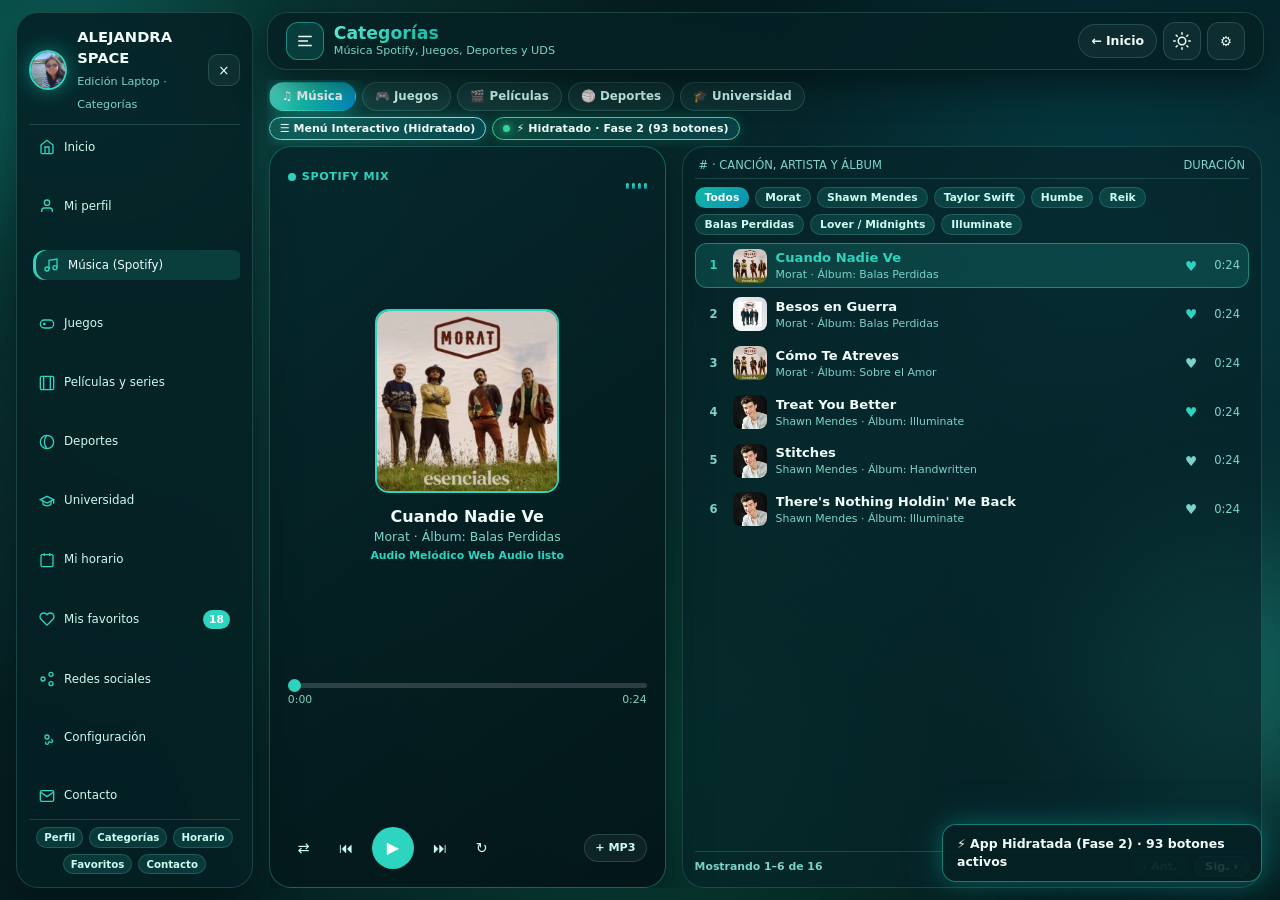
<file: lab-jquery/pages/categorias.html>
<!DOCTYPE html>
<html lang="es" data-theme="dark">
<head>
  <meta charset="UTF-8" />
  <meta name="viewport" content="width=device-width, initial-scale=1.0" />
  <meta name="theme-color" content="#041e21" />
  <meta name="mobile-web-app-capable" content="yes" />
  <meta name="apple-mobile-web-app-capable" content="yes" />
  <meta name="apple-mobile-web-app-status-bar-style" content="black-translucent" />
  <meta name="apple-mobile-web-app-title" content="Alejandra Space" />
  <title>Categorías | ALEJANDRA SPACE</title>
  <link rel="manifest" href="../manifest.json" />
  <link rel="icon" type="image/png" sizes="192x192" href="../images/icons/icon-192.png" />
  <link rel="apple-touch-icon" sizes="180x180" href="../images/icons/apple-touch-icon.png" />
  <link rel="stylesheet" href="../css/dark-mode.css" />
  <link rel="stylesheet" href="../css/light-mode.css" />
  <link rel="stylesheet" href="../css/animations.css" />
  <link rel="stylesheet" href="../css/style.css" />
  <link rel="stylesheet" href="../css/responsive.css" />
</head>
<body>
  <div class="ambient-orb ambient-orb-1" aria-hidden="true"></div>
  <div class="ambient-orb ambient-orb-2" aria-hidden="true"></div>
  <div id="toast-container" class="toast-container" aria-live="polite"></div>
  <div id="drawer-backdrop" class="drawer-backdrop" aria-hidden="true"></div>

  <aside id="side-drawer" class="side-drawer" aria-label="Menú principal">
    <div class="drawer-header">
      <div class="drawer-brand">
        <img src="../images/profile/profile.png" alt="Alejandra Peralta" class="drawer-avatar" />
        <div class="drawer-brand-text">
          <h2>ALEJANDRA SPACE</h2>
          <span>Edición Laptop · Categorías</span>
        </div>
      </div>
      <button type="button" id="btn-close-drawer" class="icon-btn" aria-label="Cerrar menú">&times;</button>
    </div>
    <nav class="drawer-nav" aria-label="Navegación lateral">
      <a href="../index.html" class="drawer-link"><svg viewBox="0 0 24 24" fill="none" stroke="currentColor" stroke-width="2"><path d="M3 9l9-7 9 7v11a2 2 0 0 1-2 2H5a2 2 0 0 1-2-2z"/><polyline points="9 22 9 12 15 12 15 22"/></svg>Inicio</a>
      <a href="perfil.html" class="drawer-link"><svg viewBox="0 0 24 24" fill="none" stroke="currentColor" stroke-width="2"><path d="M20 21v-2a4 4 0 0 0-4-4H8a4 4 0 0 0-4 4v2"/><circle cx="12" cy="7" r="4"/></svg>Mi perfil</a>
      <a href="#sec-musica" class="drawer-link is-active" data-view-target="sec-musica"><svg viewBox="0 0 24 24" fill="none" stroke="currentColor" stroke-width="2"><path d="M9 18V5l12-2v13"/><circle cx="6" cy="18" r="3"/><circle cx="18" cy="16" r="3"/></svg>Música (Spotify)</a>
      <a href="#sec-juegos" class="drawer-link" data-view-target="sec-juegos"><svg viewBox="0 0 24 24" fill="none" stroke="currentColor" stroke-width="2"><rect x="2" y="6" width="20" height="12" rx="6"/><path d="M6 12h4"/><path d="M8 10v4"/></svg>Juegos</a>
      <a href="#sec-peliculas" class="drawer-link" data-view-target="sec-peliculas"><svg viewBox="0 0 24 24" fill="none" stroke="currentColor" stroke-width="2"><rect x="2" y="2" width="20" height="20" rx="2"/><line x1="7" y1="2" x2="7" y2="22"/><line x1="17" y1="2" x2="17" y2="22"/></svg>Películas y series</a>
      <a href="#sec-deportes" class="drawer-link" data-view-target="sec-deportes"><svg viewBox="0 0 24 24" fill="none" stroke="currentColor" stroke-width="2"><circle cx="12" cy="12" r="10"/><path d="M12 2a14.5 14.5 0 0 0 0 20"/></svg>Deportes</a>
      <a href="#sec-universidad" class="drawer-link" data-view-target="sec-universidad"><svg viewBox="0 0 24 24" fill="none" stroke="currentColor" stroke-width="2"><path d="M22 10v6M2 10l10-5 10 5-10 5z"/><path d="M6 12v5c3 3 9 3 12 0v-5"/></svg>Universidad</a>
      <a href="horario.html" class="drawer-link"><svg viewBox="0 0 24 24" fill="none" stroke="currentColor" stroke-width="2"><rect x="3" y="4" width="18" height="18" rx="2"/><line x1="16" y1="2" x2="16" y2="6"/><line x1="8" y1="2" x2="8" y2="6"/></svg>Mi horario</a>
      <a href="favoritos.html" class="drawer-link"><svg viewBox="0 0 24 24" fill="none" stroke="currentColor" stroke-width="2"><path d="M20.84 4.61a5.5 5.5 0 0 0-7.78 0L12 5.67l-1.06-1.06a5.5 5.5 0 0 0-7.78 7.78l1.06 1.06L12 21.23l7.78-7.78 1.06-1.06a5.5 5.5 0 0 0 0-7.78z"/></svg><span>Mis favoritos</span><span class="sidebar-badge" data-fav-badge>18</span></a>
      <a href="../index.html#sec-redes" class="drawer-link"><svg viewBox="0 0 24 24" fill="none" stroke="currentColor" stroke-width="2"><circle cx="18" cy="5" r="3"/><circle cx="6" cy="12" r="3"/><circle cx="18" cy="19" r="3"/></svg>Redes sociales</a>
      <button type="button" class="drawer-link" data-open-modal="modal-settings"><svg viewBox="0 0 24 24" fill="none" stroke="currentColor" stroke-width="2"><circle cx="12" cy="12" r="3"/><path d="M19.4 15a1.65 1.65 0 0 0 .33 1.82l.06.06a2 2 0 1 1-2.83 2.83l-.06-.06a1.65 1.65 0 0 0-1.82-.33 1.65 1.65 0 0 0-1 1.51V21a2 2 0 1 1-4 0v-.09A1.65 1.65 0 0 0 9 19.4"/></svg>Configuración</button>
      <a href="contacto.html" class="drawer-link"><svg viewBox="0 0 24 24" fill="none" stroke="currentColor" stroke-width="2"><path d="M4 4h16c1.1 0 2 .9 2 2v12c0 1.1-.9 2-2 2H4c-1.1 0-2-.9-2-2V6c0-1.1.9-2 2-2z"/><polyline points="22,6 12,13 2,6"/></svg>Contacto</a>
    </nav>
    <div class="drawer-footer">
      <div class="card-tags" style="justify-content:center;">
        <a href="perfil.html" class="tag-chip">Perfil</a>
        <a href="categorias.html" class="tag-chip">Categorías</a>
        <a href="horario.html" class="tag-chip">Horario</a>
        <a href="favoritos.html" class="tag-chip">Favoritos</a>
        <a href="contacto.html" class="tag-chip">Contacto</a>
      </div>
    </div>
  </aside>

  <header class="app-header">
    <div class="header-left">
      <a href="#side-drawer" id="btn-hamburger" class="icon-btn" aria-label="Menú">
        <svg viewBox="0 0 24 24" fill="none" stroke="currentColor" stroke-width="2.2"><line x1="3" y1="6" x2="21" y2="6"/><line x1="3" y1="12" x2="16" y2="12"/><line x1="3" y1="18" x2="21" y2="18"/></svg>
      </a>
      <div class="header-greeting">
        <span class="greeting-title">Categorías</span>
        <span id="current-date" class="greeting-date">Música Spotify, Juegos, Deportes y UDS</span>
      </div>
    </div>
    <div class="header-actions">
      <button type="button" id="btn-install-pwa" class="btn-glow pwa-install-btn" data-install-pwa style="display:none;" title="Descargar e instalar como App">📲 Instalar</button>
      <a href="../index.html" class="btn-glass" style="padding:7px 12px; font-size:0.78rem;">← Inicio</a>
      <button type="button" id="btn-theme-toggle" class="icon-btn" aria-label="Cambiar tema">☀</button>
      <button type="button" id="btn-open-settings" class="icon-btn" aria-label="Configuración">⚙</button>
    </div>
  </header>

  <main class="app-shell">
    <!-- Selector rápido de categoría sin scroll -->
    <div style="display:flex; align-items:center; justify-content:space-between; gap:6px; flex-wrap:wrap; margin-bottom:6px; flex-shrink:0;">
      <div class="subcat-tabs" style="margin-bottom:0;">
        <a href="#sec-musica" class="subcat-btn is-active" data-view-target="sec-musica">♫ Música</a>
        <a href="#sec-juegos" class="subcat-btn" data-view-target="sec-juegos">🎮 Juegos</a>
        <a href="#sec-peliculas" class="subcat-btn" data-view-target="sec-peliculas">🎬 Películas</a>
        <a href="#sec-deportes" class="subcat-btn" data-view-target="sec-deportes">🏐 Deportes</a>
        <a href="#sec-universidad" class="subcat-btn" data-view-target="sec-universidad">🎓 Universidad</a>
      </div>
      <div id="contenedorMenu" class="pwa-hydration-box" data-hidratado="false">
        <button type="button" id="btnPWA" class="btn-estatico" aria-expanded="false" aria-controls="navMenu">Cargando Menú...</button>
        <button type="button" class="hydration-live-pill" data-hydration-pill data-open-modal="modal-settings" aria-live="polite" title="Estado de Hidratación Progresiva">
          <span class="hydration-pill-dot"></span>
          <span class="hydration-pill-text">● Fase 1: HTML Estático</span>
        </button>
        <nav id="navMenu" class="pwa-nav-menu" style="display:none;" aria-label="Menú Rápido PWA">
          <a href="../index.html" class="pwa-nav-link"><span>⌂ Inicio Orbital</span><span>→</span></a>
          <a href="perfil.html" class="pwa-nav-link"><span>★ Mi Perfil</span><span>→</span></a>
          <a href="horario.html" class="pwa-nav-link"><span>🗓 Mi Horario</span><span>→</span></a>
          <a href="favoritos.html" class="pwa-nav-link"><span>♥ Mis Favoritos</span><span>→</span></a>
          <a href="contacto.html" class="pwa-nav-link"><span>✉ Contacto</span><span>→</span></a>
        </nav>
      </div>
    </div>

    <!-- Música estilo Spotify -->
    <section id="sec-musica" class="app-section is-active-view" data-section-category="musica">
      <div class="spotify-shell">
        <div id="music-player-bar" class="spotify-player-card">
          <div class="spotify-top-bar">
            <span class="spotify-badge"><span class="spotify-dot"></span> SPOTIFY MIX</span>
            <div class="equalizer-bars" aria-hidden="true"><span></span><span></span><span></span><span></span></div>
          </div>
          <div class="spotify-now-playing">
            <div class="spotify-cover-wrap"><img id="player-cover" src="../images/music/morat.webp" alt="Portada" class="img-face" /></div>
            <div class="spotify-track-meta">
              <div id="player-track" class="spotify-track-title">Cuando Nadie Ve</div>
              <div id="player-artist" class="spotify-track-artist">Morat · Álbum: Balas Perdidas</div>
              <div id="player-audio-mode" class="spotify-audio-source">Audio Melódico Web Audio listo</div>
            </div>
          </div>
          <div class="spotify-seek-wrap">
            <input type="range" id="sp-seek-bar" class="spotify-range" min="0" max="24" value="0" />
            <div class="spotify-times"><span id="sp-time-current">0:00</span><span id="sp-time-total">0:24</span></div>
          </div>
          <div class="spotify-controls-row">
            <div class="spotify-transport">
              <button type="button" id="sp-btn-shuffle" class="sp-ctrl-btn">⇄</button>
              <button type="button" id="sp-btn-prev" class="sp-ctrl-btn">⏮</button>
              <button type="button" id="btn-toggle-play" class="sp-play-btn">▶</button>
              <button type="button" id="sp-btn-next" class="sp-ctrl-btn">⏭</button>
              <button type="button" id="sp-btn-repeat" class="sp-ctrl-btn">↻</button>
            </div>
            <label for="sp-local-mp3" class="spotify-upload-mp3">+ MP3<input type="file" id="sp-local-mp3" class="file-input-hidden" accept="audio/*" /></label>
          </div>
          <audio id="spotify-audio-el" preload="none"></audio>
        </div>

        <div class="spotify-playlist-panel">
          <div class="spotify-list-header"><span># · CANCIÓN, ARTISTA Y ÁLBUM</span><span>DURACIÓN</span></div>
          <div class="sp-artist-filters" data-sp-artist-group="musica">
            <button type="button" class="sp-artist-pill is-active" data-sp-artist="all">Todos</button>
            <button type="button" class="sp-artist-pill" data-sp-artist="morat">Morat</button>
            <button type="button" class="sp-artist-pill" data-sp-artist="shawn">Shawn Mendes</button>
            <button type="button" class="sp-artist-pill" data-sp-artist="taylor">Taylor Swift</button>
            <button type="button" class="sp-artist-pill" data-sp-artist="humbe">Humbe</button>
            <button type="button" class="sp-artist-pill" data-sp-artist="reik">Reik</button>
            <button type="button" class="sp-artist-pill" data-sp-artist="album-balas">Balas Perdidas</button>
            <button type="button" class="sp-artist-pill" data-sp-artist="album-lover">Lover / Midnights</button>
            <button type="button" class="sp-artist-pill" data-sp-artist="album-illuminate">Illuminate</button>
          </div>
          <div id="spotify-tracklist" class="spotify-tracklist">
            <div class="spotify-track-row is-active-track filterable-item" data-track-index="0" data-artist-key="morat" data-album-key="album-balas" data-category="musica" data-subcategory="artistas playlists canciones albumes generos" data-track="Cuando Nadie Ve" data-artist="Morat · Álbum: Balas Perdidas" data-cover="../images/music/morat.webp">
              <span class="sp-row-num">1</span><img src="../images/music/morat.webp" alt="Morat" class="sp-row-thumb img-face" />
              <div class="sp-row-info"><div class="sp-row-title">Cuando Nadie Ve</div><div class="sp-row-artist">Morat · Álbum: Balas Perdidas</div></div>
              <button type="button" class="sp-row-fav is-fav" data-fav-id="music-morat">♥</button><span class="sp-row-dur">0:24</span>
            </div>
            <div class="spotify-track-row filterable-item" data-track-index="1" data-artist-key="morat" data-album-key="album-balas" data-category="musica" data-subcategory="artistas canciones albumes generos" data-track="Besos en Guerra" data-artist="Morat · Álbum: Balas Perdidas" data-cover="../images/music/morat2.webp">
              <span class="sp-row-num">2</span><img src="../images/music/morat2.webp" alt="Morat" class="sp-row-thumb img-face" />
              <div class="sp-row-info"><div class="sp-row-title">Besos en Guerra</div><div class="sp-row-artist">Morat · Álbum: Balas Perdidas</div></div>
              <button type="button" class="sp-row-fav is-fav" data-fav-id="music-morat-besos">♥</button><span class="sp-row-dur">0:24</span>
            </div>
            <div class="spotify-track-row filterable-item" data-track-index="2" data-artist-key="morat" data-album-key="album-sobre" data-category="musica" data-subcategory="artistas canciones albumes recomendaciones" data-track="Cómo Te Atreves" data-artist="Morat · Álbum: Sobre el Amor" data-cover="../images/music/morat.webp">
              <span class="sp-row-num">3</span><img src="../images/music/morat.webp" alt="Morat" class="sp-row-thumb img-face" />
              <div class="sp-row-info"><div class="sp-row-title">Cómo Te Atreves</div><div class="sp-row-artist">Morat · Álbum: Sobre el Amor</div></div>
              <button type="button" class="sp-row-fav" data-fav-id="music-morat-como">♥</button><span class="sp-row-dur">0:24</span>
            </div>
            <div class="spotify-track-row filterable-item" data-track-index="3" data-artist-key="shawn" data-album-key="album-illuminate" data-category="musica" data-subcategory="artistas canciones albumes generos" data-track="Treat You Better" data-artist="Shawn Mendes · Álbum: Illuminate" data-cover="../images/music/shawnmendes.webp">
              <span class="sp-row-num">4</span><img src="../images/music/shawnmendes.webp" alt="Shawn Mendes" class="sp-row-thumb img-face" />
              <div class="sp-row-info"><div class="sp-row-title">Treat You Better</div><div class="sp-row-artist">Shawn Mendes · Álbum: Illuminate</div></div>
              <button type="button" class="sp-row-fav is-fav" data-fav-id="music-shawn">♥</button><span class="sp-row-dur">0:24</span>
            </div>
            <div class="spotify-track-row filterable-item" data-track-index="4" data-artist-key="shawn" data-album-key="album-handwritten" data-category="musica" data-subcategory="artistas canciones albumes recomendaciones" data-track="Stitches" data-artist="Shawn Mendes · Álbum: Handwritten" data-cover="../images/music/shawnmendes.webp">
              <span class="sp-row-num">5</span><img src="../images/music/shawnmendes.webp" alt="Shawn Mendes" class="sp-row-thumb img-face" />
              <div class="sp-row-info"><div class="sp-row-title">Stitches</div><div class="sp-row-artist">Shawn Mendes · Álbum: Handwritten</div></div>
              <button type="button" class="sp-row-fav" data-fav-id="music-shawn-stitches">♥</button><span class="sp-row-dur">0:24</span>
            </div>
            <div class="spotify-track-row filterable-item" data-track-index="5" data-artist-key="shawn" data-album-key="album-illuminate" data-category="musica" data-subcategory="artistas canciones playlists albumes" data-track="There's Nothing Holdin' Me Back" data-artist="Shawn Mendes · Álbum: Illuminate" data-cover="../images/music/shawnmendes.webp">
              <span class="sp-row-num">6</span><img src="../images/music/shawnmendes.webp" alt="Shawn Mendes" class="sp-row-thumb img-face" />
              <div class="sp-row-info"><div class="sp-row-title">There's Nothing Holdin' Me Back</div><div class="sp-row-artist">Shawn Mendes · Álbum: Illuminate</div></div>
              <button type="button" class="sp-row-fav" data-fav-id="music-shawn-holdin">♥</button><span class="sp-row-dur">0:24</span>
            </div>
            <div class="spotify-track-row filterable-item" data-track-index="6" data-artist-key="taylor" data-album-key="album-lover" data-category="musica" data-subcategory="artistas albumes canciones generos" data-track="Cruel Summer" data-artist="Taylor Swift · Álbum: Lover" data-cover="../images/music/tylorswift.webp">
              <span class="sp-row-num">7</span><img src="../images/music/tylorswift.webp" alt="Taylor Swift" class="sp-row-thumb img-face" />
              <div class="sp-row-info"><div class="sp-row-title">Cruel Summer</div><div class="sp-row-artist">Taylor Swift · Álbum: Lover</div></div>
              <button type="button" class="sp-row-fav is-fav" data-fav-id="music-taylor">♥</button><span class="sp-row-dur">0:24</span>
            </div>
            <div class="spotify-track-row filterable-item" data-track-index="7" data-artist-key="taylor" data-album-key="album-lover" data-category="musica" data-subcategory="artistas albumes canciones playlists" data-track="Anti-Hero" data-artist="Taylor Swift · Álbum: Midnights" data-cover="../images/music/tylorswift.webp">
              <span class="sp-row-num">8</span><img src="../images/music/tylorswift.webp" alt="Taylor Swift" class="sp-row-thumb img-face" />
              <div class="sp-row-info"><div class="sp-row-title">Anti-Hero</div><div class="sp-row-artist">Taylor Swift · Álbum: Midnights</div></div>
              <button type="button" class="sp-row-fav is-fav" data-fav-id="music-taylor-antihero">♥</button><span class="sp-row-dur">0:24</span>
            </div>
            <div class="spotify-track-row filterable-item" data-track-index="8" data-artist-key="taylor" data-album-key="album-fearless" data-category="musica" data-subcategory="artistas albumes canciones recomendaciones" data-track="Love Story (TV)" data-artist="Taylor Swift · Álbum: Fearless" data-cover="../images/music/tylorswift.webp">
              <span class="sp-row-num">9</span><img src="../images/music/tylorswift.webp" alt="Taylor Swift" class="sp-row-thumb img-face" />
              <div class="sp-row-info"><div class="sp-row-title">Love Story (Taylor's Version)</div><div class="sp-row-artist">Taylor Swift · Álbum: Fearless</div></div>
              <button type="button" class="sp-row-fav" data-fav-id="music-taylor-lovestory">♥</button><span class="sp-row-dur">0:24</span>
            </div>
            <div class="spotify-track-row filterable-item" data-track-index="9" data-artist-key="humbe" data-album-key="album-entropia" data-category="musica" data-subcategory="artistas recomendaciones canciones albumes" data-track="Amor de Cine" data-artist="Humbe · Álbum: Entropía" data-cover="../images/music/humbe.webp">
              <span class="sp-row-num">10</span><img src="../images/music/humbe.webp" alt="Humbe" class="sp-row-thumb img-face" />
              <div class="sp-row-info"><div class="sp-row-title">Amor de Cine</div><div class="sp-row-artist">Humbe · Álbum: Entropía</div></div>
              <button type="button" class="sp-row-fav is-fav" data-fav-id="music-humbe">♥</button><span class="sp-row-dur">0:24</span>
            </div>
            <div class="spotify-track-row filterable-item" data-track-index="10" data-artist-key="humbe" data-album-key="album-aurora" data-category="musica" data-subcategory="artistas canciones albumes generos" data-track="El Poeta" data-artist="Humbe · Álbum: Aurora" data-cover="../images/music/humbe.webp">
              <span class="sp-row-num">11</span><img src="../images/music/humbe.webp" alt="Humbe" class="sp-row-thumb img-face" />
              <div class="sp-row-info"><div class="sp-row-title">El Poeta</div><div class="sp-row-artist">Humbe · Álbum: Aurora</div></div>
              <button type="button" class="sp-row-fav" data-fav-id="music-humbe-poeta">♥</button><span class="sp-row-dur">0:24</span>
            </div>
            <div class="spotify-track-row filterable-item" data-track-index="11" data-artist-key="humbe" data-album-key="album-esencia" data-category="musica" data-subcategory="artistas canciones recomendaciones" data-track="Fantasmas" data-artist="Humbe · Álbum: Esencia" data-cover="../images/music/humbe.webp">
              <span class="sp-row-num">12</span><img src="../images/music/humbe.webp" alt="Humbe" class="sp-row-thumb img-face" />
              <div class="sp-row-info"><div class="sp-row-title">Fantasmas</div><div class="sp-row-artist">Humbe · Álbum: Esencia</div></div>
              <button type="button" class="sp-row-fav" data-fav-id="music-humbe-fantasmas">♥</button><span class="sp-row-dur">0:24</span>
            </div>
            <div class="spotify-track-row filterable-item" data-track-index="12" data-artist-key="reik" data-album-key="album-desamor" data-category="musica" data-subcategory="artistas generos canciones albumes" data-track="Ya Me Enteré" data-artist="Reik · Álbum: Des/Amor" data-cover="../images/music/reik.webp">
              <span class="sp-row-num">13</span><img src="../images/music/reik.webp" alt="Reik" class="sp-row-thumb img-face" />
              <div class="sp-row-info"><div class="sp-row-title">Ya Me Enteré</div><div class="sp-row-artist">Reik · Álbum: Des/Amor</div></div>
              <button type="button" class="sp-row-fav is-fav" data-fav-id="music-reik">♥</button><span class="sp-row-dur">0:24</span>
            </div>
            <div class="spotify-track-row filterable-item" data-track-index="13" data-artist-key="reik" data-album-key="album-reik" data-category="musica" data-subcategory="artistas generos canciones" data-track="Noviembre Sin Ti" data-artist="Reik · Álbum: Reik" data-cover="../images/music/reik.webp">
              <span class="sp-row-num">14</span><img src="../images/music/reik.webp" alt="Reik" class="sp-row-thumb img-face" />
              <div class="sp-row-info"><div class="sp-row-title">Noviembre Sin Ti</div><div class="sp-row-artist">Reik · Álbum: Reik</div></div>
              <button type="button" class="sp-row-fav" data-fav-id="music-reik-noviembre">♥</button><span class="sp-row-dur">0:24</span>
            </div>
            <div class="spotify-track-row filterable-item" data-track-index="14" data-artist-key="reik" data-album-key="album-peligro" data-category="musica" data-subcategory="artistas generos canciones recomendaciones" data-track="Creo en Ti" data-artist="Reik · Álbum: Peligro" data-cover="../images/music/reik.webp">
              <span class="sp-row-num">15</span><img src="../images/music/reik.webp" alt="Reik" class="sp-row-thumb img-face" />
              <div class="sp-row-info"><div class="sp-row-title">Creo en Ti</div><div class="sp-row-artist">Reik · Álbum: Peligro</div></div>
              <button type="button" class="sp-row-fav" data-fav-id="music-reik-creo">♥</button><span class="sp-row-dur">0:24</span>
            </div>
            <div class="spotify-track-row filterable-item" data-track-index="15" data-artist-key="all" data-album-key="album-cyber" data-category="musica" data-subcategory="playlists generos recomendaciones albumes" data-track="Coding &amp; Focus Mix" data-artist="Alejandra UDS · Cyber Study" data-cover="../images/university/ciberceguridad.webp">
              <span class="sp-row-num">16</span><img src="../images/university/ciberceguridad.webp" alt="Playlist Focus" class="sp-row-thumb" />
              <div class="sp-row-info"><div class="sp-row-title">Coding &amp; Focus Mix</div><div class="sp-row-artist">Playlist UDS · Álbum: Cyber Study</div></div>
              <button type="button" class="sp-row-fav" data-fav-id="music-playlist-code">♥</button><span class="sp-row-dur">0:24</span>
            </div>
          </div>
          <div class="sp-list-footer" id="sp-pager-bar">
            <span id="sp-page-info" class="sp-page-info">Mostrando 1–5 de 16</span>
            <div class="sp-pager-btns">
              <button type="button" id="sp-page-prev" class="sp-pager-btn">‹ Ant.</button>
              <button type="button" id="sp-page-next" class="sp-pager-btn">Sig. ›</button>
            </div>
          </div>
        </div>
      </div>
    </section>

    <!-- Juegos -->
    <section id="sec-juegos" class="app-section" data-section-category="juegos" data-deck-group="juegos">
      <div class="cards-deck" data-deck-container="juegos">
        <article class="glass-card"><div class="card-media is-logo-light"><img src="../images/games/free-fire.png" alt="Free Fire" /><span class="card-badge">Rango: Oro 🏆</span><button type="button" class="fav-toggle-btn is-fav" data-fav-id="game-freefire">♥</button></div><h3 class="card-title">Free Fire</h3><p class="card-meta">Battle Royale · Escuadras y Dúos</p><p class="card-desc">Siempre firme en Rango Oro en clasificatoria con rotaciones en Bermuda, paredes Gloo rápidas y buena puntería.</p></article>
        <article class="glass-card"><div class="card-media is-composite"><img src="../images/games/vice-city-bg.jpg" alt="Vice City" /><img src="../images/games/vice-city-logo.svg" alt="Vice City Logo" class="composite-logo-overlay" /><span class="card-badge">100% Completado ✓</span><button type="button" class="fav-toggle-btn is-fav" data-fav-id="game-vicecity">♥</button></div><h3 class="card-title">GTA: Vice City</h3><p class="card-meta">Mundo Abierto · Retro 80s</p><p class="card-desc">Historia completa al 100%, todas las propiedades adquiridas, misiones secundarias, saltos y coleccionables.</p></article>
        <article class="glass-card"><div class="card-media"><img src="../images/games/plantasvzzombies.webp" alt="Plants vs Zombies" class="img-face" /><span class="card-badge">Favorito #1</span><button type="button" class="fav-toggle-btn is-fav" data-fav-id="game-pvz">♥</button></div><h3 class="card-title">Plants vs. Zombies</h3><p class="card-meta">Tower Defense · Modo Infinito</p><p class="card-desc">Estrategia clásica por carriles gestionando soles y combos tácticos en niveles de día, noche, piscina y tejado.</p></article>
        <article class="glass-card"><div class="card-media is-logo-dark"><img src="../images/games/clash.webp" alt="Clash Free" /><span class="card-badge">Arena PvP</span><button type="button" class="fav-toggle-btn is-fav" data-fav-id="game-clash">♥</button></div><h3 class="card-title">Clash Free</h3><p class="card-meta">Estrategia en Tiempo Real</p><p class="card-desc">Duelos rápidos de 1v1 basados en control de elixir, rotación inteligente de cartas y contraataques precisos.</p></article>
      </div>
      <div class="deck-pager" data-deck-pager="juegos"><button type="button" class="btn-glass deck-prev">‹ Anterior</button><div class="pager-dots"></div><button type="button" class="btn-glass deck-next">Siguiente ›</button></div>
    </section>

    <!-- Películas -->
    <section id="sec-peliculas" class="app-section" data-section-category="peliculas" data-deck-group="peliculas">
      <div class="cards-deck" data-deck-container="peliculas">
        <article class="glass-card"><div class="card-media"><img src="../images/movies/lego-world.jpg" alt="El Mundo LEGO" /><span class="card-badge">Favorita #1 ♥</span><button type="button" class="fav-toggle-btn is-fav" data-fav-id="movie-lego">♥</button></div><h3 class="card-title">El Mundo LEGO</h3><p class="card-desc">Mi película favorita. Soy apasionada de los LEGOs.</p></article>
        <article class="glass-card"><div class="card-media"><img src="../images/movies/lego-bricks.jpg" alt="Sets LEGO" /><button type="button" class="fav-toggle-btn is-fav" data-fav-id="movie-lego-sets">♥</button></div><h3 class="card-title">Pasión por los LEGOs</h3><p class="card-desc">Creatividad, construcción y diseño bloque a bloque.</p></article>
        <article class="glass-card"><div class="card-media"><img src="../images/university/ciberceguridad.webp" alt="Mr Robot" /></div><h3 class="card-title">Mr. Robot</h3><p class="card-desc">Serie de ciberseguridad y redes.</p></article>
        <article class="glass-card"><div class="card-media is-logo"><img src="../images/university/upds.webp" alt="Código Enigma" /></div><h3 class="card-title">El Código Enigma</h3><p class="card-desc">Historia de la criptografía.</p></article>
      </div>
      <div class="deck-pager" data-deck-pager="peliculas"><button type="button" class="btn-glass deck-prev">‹ Anterior</button><div class="pager-dots"></div><button type="button" class="btn-glass deck-next">Siguiente ›</button></div>
    </section>

    <!-- Deportes -->
    <section id="sec-deportes" class="app-section" data-section-category="deportes" data-deck-group="deportes">
      <div class="cards-deck" data-deck-container="deportes">
        <article class="glass-card"><div class="card-media"><img src="../images/sports/voley.webp" alt="Voleibol" class="img-face" /><button type="button" class="fav-toggle-btn is-fav" data-fav-id="sport-voley">♥</button></div><h3 class="card-title">Voleibol</h3><p class="card-desc">Coordinación y trabajo en equipo.</p></article>
        <article class="glass-card"><div class="card-media"><img src="../images/sports/futsal.webp" alt="Futsal" class="img-crop-watermark" /><button type="button" class="fav-toggle-btn is-fav" data-fav-id="sport-futsal">♥</button></div><h3 class="card-title">Futsal</h3><p class="card-desc">Velocidad y agilidad en cancha.</p></article>
      </div>
      <div class="deck-pager" data-deck-pager="deportes"><button type="button" class="btn-glass deck-prev">‹ Anterior</button><div class="pager-dots"></div><button type="button" class="btn-glass deck-next">Siguiente ›</button></div>
    </section>

    <!-- Universidad -->
    <section id="sec-universidad" class="app-section" data-section-category="universidad" data-deck-group="universidad">
      <div class="cards-deck" data-deck-container="universidad">
        <article class="glass-card"><div class="card-media is-logo"><img src="../images/university/upds.webp" alt="UDS" /><button type="button" class="fav-toggle-btn is-fav" data-fav-id="uni-uds">♥</button></div><h3 class="card-title">Universidad Domingo Savio</h3><p class="card-desc">Ingeniería de Sistemas · 3er Año.</p></article>
        <article class="glass-card"><div class="card-media is-project-velora"><div class="project-media-graphic"><svg viewBox="0 0 24 24" fill="none" stroke="currentColor" stroke-width="1.8" stroke-linecap="round" stroke-linejoin="round"><polygon points="12 2 15.09 8.26 22 9.27 17 14.14 18.18 21.02 12 17.77 5.82 21.02 7 14.14 2 9.27 8.91 8.26 12 2"/></svg><span class="project-media-tag">Velora · Web App</span></div><span class="card-badge">Completado ✓</span><button type="button" class="fav-toggle-btn" data-fav-id="uni-velora">♥</button></div><h3 class="card-title">Velora</h3><p class="card-desc">Plataforma web moderna creada en la carrera con enfoque en diseño UI/UX y estructura modular.</p></article>
        <article class="glass-card"><div class="card-media is-project-autos"><div class="project-media-graphic"><svg viewBox="0 0 24 24" fill="none" stroke="currentColor" stroke-width="1.8" stroke-linecap="round" stroke-linejoin="round"><path d="M14 16H9m10 0h3v-3.15a1 1 0 0 0-.84-.99L16 11l-2.7-3.6a1 1 0 0 0-.8-.4H5.24a2 2 0 0 0-1.8 1.1l-.8 1.63A6 6 0 0 0 2 12.42V16h2"/><circle cx="6.5" cy="16.5" r="2.5"/><circle cx="16.5" cy="16.5" r="2.5"/></svg><span class="project-media-tag">Reserva de Autos</span></div><span class="card-badge">Sistema Web ✓</span><button type="button" class="fav-toggle-btn" data-fav-id="uni-autos">♥</button></div><h3 class="card-title">Sistema de Reserva de Autos</h3><p class="card-desc">Gestión de vehículos disponibles, reservas por fechas, clientes y control de alquileres.</p></article>
        <article class="glass-card"><div class="card-media is-project-reposteria"><div class="project-media-graphic"><svg viewBox="0 0 24 24" fill="none" stroke="currentColor" stroke-width="1.8" stroke-linecap="round" stroke-linejoin="round"><path d="M20 21v-8a2 2 0 0 0-2-2H6a2 2 0 0 0-2 2v8"/><path d="M4 16s.5-1 2-1 2.5 2 4 2 2.5-2 4-2 2.5 2 4 2 2-1 2-1"/><path d="M2 21h20"/><path d="M7 8v3"/><path d="M12 8v3"/><path d="M17 8v3"/><path d="M7 4h.01"/><path d="M12 4h.01"/><path d="M17 4h.01"/></svg><span class="project-media-tag">Repostería · En Curso</span></div><span class="card-badge">En Proceso ⏳</span><button type="button" class="fav-toggle-btn" data-fav-id="uni-reposteria">♥</button></div><h3 class="card-title">Sistema para Repostería</h3><p class="card-desc">Proyecto en desarrollo para catálogo de tortas y postres, pedidos personalizados y entregas.</p></article>
        <article class="glass-card"><div class="card-media"><img src="../images/university/ciberceguridad.webp" alt="Ciberseguridad" /><button type="button" class="fav-toggle-btn is-fav" data-fav-id="uni-cyber">♥</button></div><h3 class="card-title">Ciberseguridad</h3><p class="card-desc">Especialización profesional futura.</p></article>
      </div>
      <div class="deck-pager" data-deck-pager="universidad"><button type="button" class="btn-glass deck-prev">‹ Anterior</button><div class="pager-dots"></div><button type="button" class="btn-glass deck-next">Siguiente ›</button></div>
    </section>
  </main>

  <nav class="bottom-nav" aria-label="Navegación inferior">
    <a href="../index.html" class="bottom-nav-item"><svg viewBox="0 0 24 24" fill="none" stroke="currentColor" stroke-width="2"><path d="M3 9l9-7 9 7v11a2 2 0 0 1-2 2H5a2 2 0 0 1-2-2z"/></svg><span>Inicio</span></a>
    <a href="categorias.html" class="bottom-nav-item is-active"><svg viewBox="0 0 24 24" fill="none" stroke="currentColor" stroke-width="2"><rect x="3" y="3" width="7" height="7" rx="1"/><rect x="14" y="3" width="7" height="7" rx="1"/><rect x="14" y="14" width="7" height="7" rx="1"/><rect x="3" y="14" width="7" height="7" rx="1"/></svg><span>Categorías</span></a>
    <a href="favoritos.html" class="bottom-nav-item"><svg viewBox="0 0 24 24" fill="none" stroke="currentColor" stroke-width="2"><path d="M20.84 4.61a5.5 5.5 0 0 0-7.78 0L12 5.67l-1.06-1.06a5.5 5.5 0 0 0-7.78 7.78l1.06 1.06L12 21.23l7.78-7.78 1.06-1.06a5.5 5.5 0 0 0 0-7.78z"/></svg><span id="bottom-fav-badge" class="fav-count-badge">9</span><span>Favoritos</span></a>
    <a href="perfil.html" class="bottom-nav-item"><svg viewBox="0 0 24 24" fill="none" stroke="currentColor" stroke-width="2"><path d="M20 21v-2a4 4 0 0 0-4-4H8a4 4 0 0 0-4 4v2"/><circle cx="12" cy="7" r="4"/></svg><span>Perfil</span></a>
  </nav>

  <div id="modal-settings" class="app-modal" role="dialog" aria-modal="true">
    <div class="modal-panel">
      <div class="modal-header"><h3>Configuración</h3><button type="button" class="icon-btn modal-close-btn">&times;</button></div>
      <div class="theme-preview-grid">
        <button type="button" class="theme-card-option dark-swatch is-selected" data-set-theme="dark"><strong>Modo Oscuro</strong><span>Abisal, verde agua y neón</span></button>
        <button type="button" class="theme-card-option light-swatch" data-set-theme="light"><strong>Modo Claro</strong><span>Blanco, menta y aguamarina</span></button>
      </div>
      <div class="hydration-inspector">
        <div id="hydration-status" class="hydration-badge">● Fase 1: HTML5/CSS3</div>
        <div id="hydration-last-btn" class="hydration-last-btn">Último botón pulsado: <strong>Ninguno aún</strong></div>
        <div class="hydration-inspector-actions">
          <button type="button" id="btn-replay-hydration" class="btn-glow" style="padding:7px 12px; font-size:0.75rem;">✨ Re-animar Hidratación</button>
          <span style="font-size:0.68rem; color:var(--text-muted);">Las animaciones activan Fase 2</span>
        </div>
        <div class="pwa-install-panel">
          <span id="pwa-install-status">PWA lista para instalar desde GitHub Pages (HTTPS)</span>
          <button type="button" id="btn-modal-install-pwa" class="btn-glass" data-install-pwa style="padding:5px 10px; font-size:0.7rem;">📲 Instalar</button>
        </div>
      </div>
    </div>
  </div>

  <script src="../assets/vendor/jquery.min.js"></script>
  <script src="../js/theme.js"></script>
  <script src="../js/categories.js"></script>
  <script src="../js/filters.js"></script>
  <script src="../js/validation.js"></script>
  <script src="../js/jquery-functions.js"></script>
  <script src="../js/main.js"></script>
  <script src="../js/hydration.js"></script>
</body>
</html>
</file>
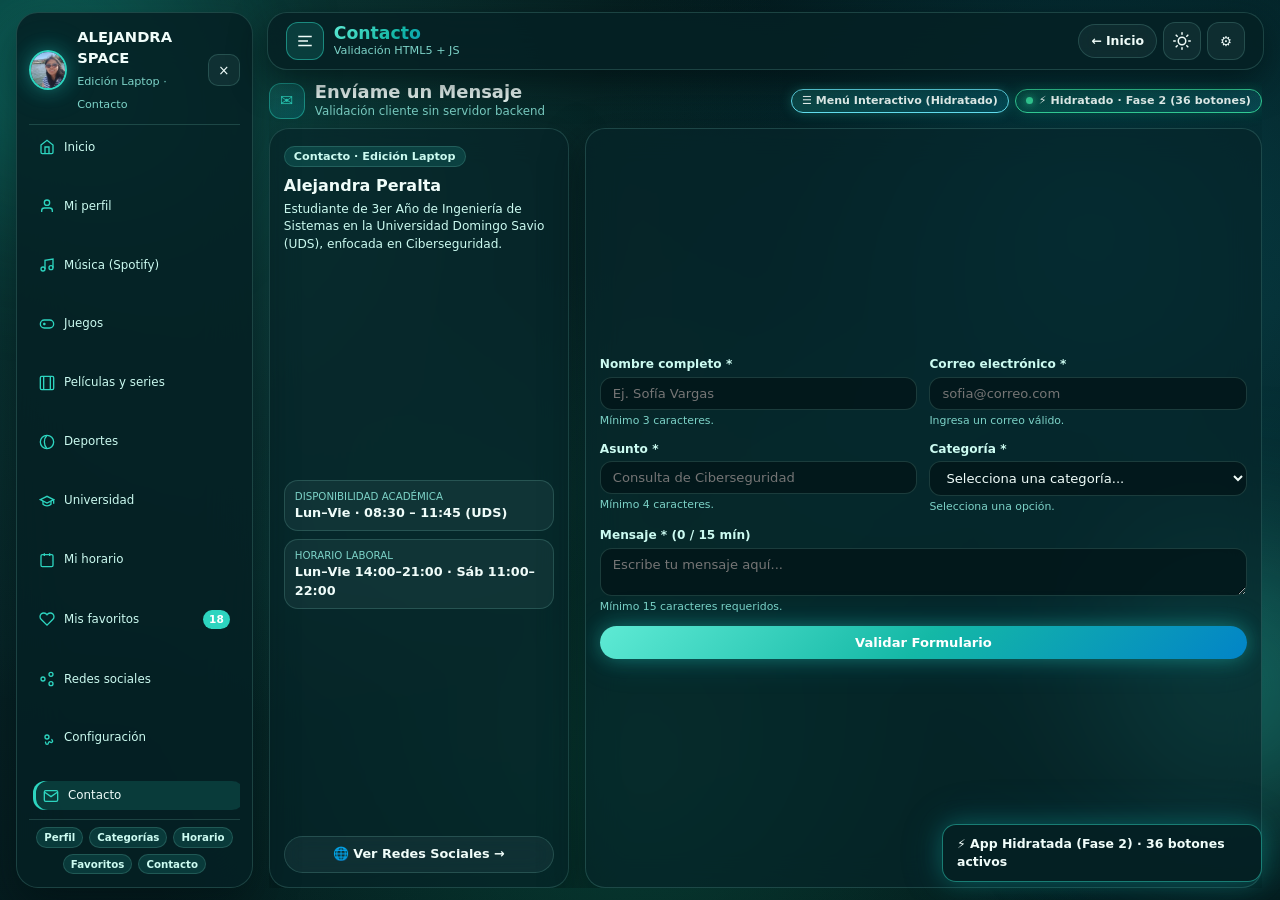
<file: lab-jquery/pages/contacto.html>
<!DOCTYPE html>
<html lang="es" data-theme="dark">
<head>
  <meta charset="UTF-8" />
  <meta name="viewport" content="width=device-width, initial-scale=1.0" />
  <meta name="theme-color" content="#041e21" />
  <meta name="mobile-web-app-capable" content="yes" />
  <meta name="apple-mobile-web-app-capable" content="yes" />
  <meta name="apple-mobile-web-app-status-bar-style" content="black-translucent" />
  <meta name="apple-mobile-web-app-title" content="Alejandra Space" />
  <title>Contacto | ALEJANDRA SPACE</title>
  <link rel="manifest" href="../manifest.json" />
  <link rel="icon" type="image/png" sizes="192x192" href="../images/icons/icon-192.png" />
  <link rel="apple-touch-icon" sizes="180x180" href="../images/icons/apple-touch-icon.png" />
  <link rel="stylesheet" href="../css/dark-mode.css" />
  <link rel="stylesheet" href="../css/light-mode.css" />
  <link rel="stylesheet" href="../css/animations.css" />
  <link rel="stylesheet" href="../css/style.css" />
  <link rel="stylesheet" href="../css/responsive.css" />
</head>
<body>
  <div class="ambient-orb ambient-orb-1" aria-hidden="true"></div>
  <div class="ambient-orb ambient-orb-2" aria-hidden="true"></div>
  <div id="toast-container" class="toast-container" aria-live="polite"></div>
  <div id="drawer-backdrop" class="drawer-backdrop" aria-hidden="true"></div>

  <aside id="side-drawer" class="side-drawer" aria-label="Menú principal">
    <div class="drawer-header">
      <div class="drawer-brand">
        <img src="../images/profile/profile.png" alt="Alejandra Peralta" class="drawer-avatar" />
        <div class="drawer-brand-text">
          <h2>ALEJANDRA SPACE</h2>
          <span>Edición Laptop · Contacto</span>
        </div>
      </div>
      <button type="button" id="btn-close-drawer" class="icon-btn" aria-label="Cerrar menú">&times;</button>
    </div>
    <nav class="drawer-nav" aria-label="Navegación lateral">
      <a href="../index.html" class="drawer-link"><svg viewBox="0 0 24 24" fill="none" stroke="currentColor" stroke-width="2"><path d="M3 9l9-7 9 7v11a2 2 0 0 1-2 2H5a2 2 0 0 1-2-2z"/><polyline points="9 22 9 12 15 12 15 22"/></svg>Inicio</a>
      <a href="perfil.html" class="drawer-link"><svg viewBox="0 0 24 24" fill="none" stroke="currentColor" stroke-width="2"><path d="M20 21v-2a4 4 0 0 0-4-4H8a4 4 0 0 0-4 4v2"/><circle cx="12" cy="7" r="4"/></svg>Mi perfil</a>
      <a href="categorias.html#sec-musica" class="drawer-link"><svg viewBox="0 0 24 24" fill="none" stroke="currentColor" stroke-width="2"><path d="M9 18V5l12-2v13"/><circle cx="6" cy="18" r="3"/><circle cx="18" cy="16" r="3"/></svg>Música (Spotify)</a>
      <a href="categorias.html#sec-juegos" class="drawer-link"><svg viewBox="0 0 24 24" fill="none" stroke="currentColor" stroke-width="2"><rect x="2" y="6" width="20" height="12" rx="6"/><path d="M6 12h4"/><path d="M8 10v4"/></svg>Juegos</a>
      <a href="categorias.html#sec-peliculas" class="drawer-link"><svg viewBox="0 0 24 24" fill="none" stroke="currentColor" stroke-width="2"><rect x="2" y="2" width="20" height="20" rx="2"/><line x1="7" y1="2" x2="7" y2="22"/><line x1="17" y1="2" x2="17" y2="22"/></svg>Películas y series</a>
      <a href="categorias.html#sec-deportes" class="drawer-link"><svg viewBox="0 0 24 24" fill="none" stroke="currentColor" stroke-width="2"><circle cx="12" cy="12" r="10"/><path d="M12 2a14.5 14.5 0 0 0 0 20"/></svg>Deportes</a>
      <a href="categorias.html#sec-universidad" class="drawer-link"><svg viewBox="0 0 24 24" fill="none" stroke="currentColor" stroke-width="2"><path d="M22 10v6M2 10l10-5 10 5-10 5z"/><path d="M6 12v5c3 3 9 3 12 0v-5"/></svg>Universidad</a>
      <a href="horario.html" class="drawer-link"><svg viewBox="0 0 24 24" fill="none" stroke="currentColor" stroke-width="2"><rect x="3" y="4" width="18" height="18" rx="2"/><line x1="16" y1="2" x2="16" y2="6"/><line x1="8" y1="2" x2="8" y2="6"/></svg>Mi horario</a>
      <a href="favoritos.html" class="drawer-link"><svg viewBox="0 0 24 24" fill="none" stroke="currentColor" stroke-width="2"><path d="M20.84 4.61a5.5 5.5 0 0 0-7.78 0L12 5.67l-1.06-1.06a5.5 5.5 0 0 0-7.78 7.78l1.06 1.06L12 21.23l7.78-7.78 1.06-1.06a5.5 5.5 0 0 0 0-7.78z"/></svg><span>Mis favoritos</span><span class="sidebar-badge" data-fav-badge>18</span></a>
      <a href="../index.html#sec-redes" class="drawer-link"><svg viewBox="0 0 24 24" fill="none" stroke="currentColor" stroke-width="2"><circle cx="18" cy="5" r="3"/><circle cx="6" cy="12" r="3"/><circle cx="18" cy="19" r="3"/></svg>Redes sociales</a>
      <button type="button" class="drawer-link" data-open-modal="modal-settings"><svg viewBox="0 0 24 24" fill="none" stroke="currentColor" stroke-width="2"><circle cx="12" cy="12" r="3"/><path d="M19.4 15a1.65 1.65 0 0 0 .33 1.82l.06.06a2 2 0 1 1-2.83 2.83l-.06-.06a1.65 1.65 0 0 0-1.82-.33 1.65 1.65 0 0 0-1 1.51V21a2 2 0 1 1-4 0v-.09A1.65 1.65 0 0 0 9 19.4"/></svg>Configuración</button>
      <a href="contacto.html" class="drawer-link is-active"><svg viewBox="0 0 24 24" fill="none" stroke="currentColor" stroke-width="2"><path d="M4 4h16c1.1 0 2 .9 2 2v12c0 1.1-.9 2-2 2H4c-1.1 0-2-.9-2-2V6c0-1.1.9-2 2-2z"/><polyline points="22,6 12,13 2,6"/></svg>Contacto</a>
    </nav>
    <div class="drawer-footer">
      <div class="card-tags" style="justify-content:center;">
        <a href="perfil.html" class="tag-chip">Perfil</a>
        <a href="categorias.html" class="tag-chip">Categorías</a>
        <a href="horario.html" class="tag-chip">Horario</a>
        <a href="favoritos.html" class="tag-chip">Favoritos</a>
        <a href="contacto.html" class="tag-chip">Contacto</a>
      </div>
    </div>
  </aside>

  <header class="app-header">
    <div class="header-left">
      <a href="#side-drawer" id="btn-hamburger" class="icon-btn" aria-label="Menú">
        <svg viewBox="0 0 24 24" fill="none" stroke="currentColor" stroke-width="2.2"><line x1="3" y1="6" x2="21" y2="6"/><line x1="3" y1="12" x2="16" y2="12"/><line x1="3" y1="18" x2="21" y2="18"/></svg>
      </a>
      <div class="header-greeting">
        <span class="greeting-title">Contacto</span>
        <span id="current-date" class="greeting-date">Validación HTML5 + JS</span>
      </div>
    </div>
    <div class="header-actions">
      <button type="button" id="btn-install-pwa" class="btn-glow pwa-install-btn" data-install-pwa style="display:none;" title="Descargar e instalar como App">📲 Instalar</button>
      <a href="../index.html" class="btn-glass" style="padding:7px 12px; font-size:0.78rem;">← Inicio</a>
      <button type="button" id="btn-theme-toggle" class="icon-btn" aria-label="Cambiar tema">☀</button>
      <button type="button" id="btn-open-settings" class="icon-btn" aria-label="Configuración">⚙</button>
    </div>
  </header>

  <main class="app-shell">
    <section id="sec-contacto" class="app-section is-active-view">
      <div class="section-header">
        <div class="section-title-wrap">
          <div class="section-icon-badge">✉</div>
          <div>
            <h1 class="section-title">Envíame un Mensaje</h1>
            <p class="section-subtitle">Validación cliente sin servidor backend</p>
          </div>
        </div>
        <div id="contenedorMenu" class="pwa-hydration-box" data-hidratado="false">
          <button type="button" id="btnPWA" class="btn-estatico" aria-expanded="false" aria-controls="navMenu">Cargando Menú...</button>
          <button type="button" class="hydration-live-pill" data-hydration-pill data-open-modal="modal-settings" aria-live="polite" title="Estado de Hidratación Progresiva">
            <span class="hydration-pill-dot"></span>
            <span class="hydration-pill-text">● Fase 1: HTML Estático</span>
          </button>
          <nav id="navMenu" class="pwa-nav-menu" style="display:none;" aria-label="Menú Rápido PWA">
            <a href="../index.html" class="pwa-nav-link"><span>⌂ Inicio Orbital</span><span>→</span></a>
            <a href="perfil.html" class="pwa-nav-link"><span>★ Mi Perfil</span><span>→</span></a>
            <a href="categorias.html" class="pwa-nav-link"><span>♫ Categorías &amp; Spotify</span><span>→</span></a>
            <a href="horario.html" class="pwa-nav-link"><span>🗓 Mi Horario</span><span>→</span></a>
            <a href="favoritos.html" class="pwa-nav-link"><span>♥ Mis Favoritos</span><span>→</span></a>
          </nav>
        </div>
      </div>

      <div class="contact-laptop-split">
        <aside class="glass-card contact-side-card">
          <div>
            <span class="tag-chip">Contacto · Edición Laptop</span>
            <h3 class="card-title" style="margin-top:8px;">Alejandra Peralta</h3>
            <p class="card-desc" style="margin-top:4px;">Estudiante de 3er Año de Ingeniería de Sistemas en la Universidad Domingo Savio (UDS), enfocada en Ciberseguridad.</p>
          </div>
          <div class="profile-details-grid" style="grid-template-columns:1fr;">
            <div class="info-stat-box">
              <div class="info-stat-label">Disponibilidad Académica</div>
              <div class="info-stat-value">Lun–Vie · 08:30 – 11:45 (UDS)</div>
            </div>
            <div class="info-stat-box">
              <div class="info-stat-label">Horario Laboral</div>
              <div class="info-stat-value">Lun–Vie 14:00–21:00 · Sáb 11:00–22:00</div>
            </div>
          </div>
          <a href="../index.html#sec-redes" class="btn-glass" style="width:100%;">🌐 Ver Redes Sociales →</a>
        </aside>

        <div class="glass-card contact-form-card" style="flex:1; justify-content:center;">
          <form id="contact-form" class="contact-form" novalidate>
            <div class="form-group" data-field="name">
              <label for="contact-name" class="form-label">Nombre completo *</label>
              <input type="text" id="contact-name" name="name" class="form-control" placeholder="Ej. Sofía Vargas" required minlength="3" />
              <span class="field-feedback">Mínimo 3 caracteres.</span>
            </div>

            <div class="form-group" data-field="email">
              <label for="contact-email" class="form-label">Correo electrónico *</label>
              <input type="email" id="contact-email" name="email" class="form-control" placeholder="sofia@correo.com" required />
              <span class="field-feedback">Ingresa un correo válido.</span>
            </div>

            <div class="form-group" data-field="subject">
              <label for="contact-subject" class="form-label">Asunto *</label>
              <input type="text" id="contact-subject" name="subject" class="form-control" placeholder="Consulta de Ciberseguridad" required minlength="4" />
              <span class="field-feedback">Mínimo 4 caracteres.</span>
            </div>

            <div class="form-group" data-field="category">
              <label for="contact-category" class="form-label">Categoría *</label>
              <select id="contact-category" name="category" class="form-control" required>
                <option value="">Selecciona una categoría...</option>
                <option value="universidad">Universidad / UDS</option>
                <option value="proyectos">Proyectos Web</option>
                <option value="musica">Música</option>
                <option value="deportes">Deportes</option>
              </select>
              <span class="field-feedback">Selecciona una opción.</span>
            </div>

            <div class="form-group form-group-full" data-field="message">
              <label for="contact-message" class="form-label">Mensaje * (<span id="msg-char-count">0</span> / 15 mín)</label>
              <textarea id="contact-message" name="message" rows="2" class="form-control" placeholder="Escribe tu mensaje aquí..." required minlength="15"></textarea>
              <span class="field-feedback">Mínimo 15 caracteres requeridos.</span>
            </div>

            <div id="contact-success-banner" class="form-success-banner" role="status">
              ✓ Formulario validado con éxito (sin servidor backend conectado).
            </div>

            <div class="form-submit-row">
              <button type="submit" class="btn-glow" style="width:100%;">Validar Formulario</button>
            </div>
          </form>
        </div>
      </div>
    </section>
  </main>

  <nav class="bottom-nav" aria-label="Navegación inferior">
    <a href="../index.html" class="bottom-nav-item"><svg viewBox="0 0 24 24" fill="none" stroke="currentColor" stroke-width="2"><path d="M3 9l9-7 9 7v11a2 2 0 0 1-2 2H5a2 2 0 0 1-2-2z"/></svg><span>Inicio</span></a>
    <a href="categorias.html" class="bottom-nav-item"><svg viewBox="0 0 24 24" fill="none" stroke="currentColor" stroke-width="2"><rect x="3" y="3" width="7" height="7" rx="1"/><rect x="14" y="3" width="7" height="7" rx="1"/><rect x="14" y="14" width="7" height="7" rx="1"/><rect x="3" y="14" width="7" height="7" rx="1"/></svg><span>Categorías</span></a>
    <a href="favoritos.html" class="bottom-nav-item"><svg viewBox="0 0 24 24" fill="none" stroke="currentColor" stroke-width="2"><path d="M20.84 4.61a5.5 5.5 0 0 0-7.78 0L12 5.67l-1.06-1.06a5.5 5.5 0 0 0-7.78 7.78l1.06 1.06L12 21.23l7.78-7.78 1.06-1.06a5.5 5.5 0 0 0 0-7.78z"/></svg><span id="bottom-fav-badge" class="fav-count-badge">9</span><span>Favoritos</span></a>
    <a href="perfil.html" class="bottom-nav-item"><svg viewBox="0 0 24 24" fill="none" stroke="currentColor" stroke-width="2"><path d="M20 21v-2a4 4 0 0 0-4-4H8a4 4 0 0 0-4 4v2"/><circle cx="12" cy="7" r="4"/></svg><span>Perfil</span></a>
  </nav>

  <div id="modal-settings" class="app-modal" role="dialog" aria-modal="true">
    <div class="modal-panel">
      <div class="modal-header"><h3>Configuración</h3><button type="button" class="icon-btn modal-close-btn">&times;</button></div>
      <div class="theme-preview-grid">
        <button type="button" class="theme-card-option dark-swatch is-selected" data-set-theme="dark"><strong>Modo Oscuro</strong><span>Abisal, verde agua y neón</span></button>
        <button type="button" class="theme-card-option light-swatch" data-set-theme="light"><strong>Modo Claro</strong><span>Blanco, menta y aguamarina</span></button>
      </div>
      <div class="hydration-inspector">
        <div id="hydration-status" class="hydration-badge">● Fase 1: HTML5/CSS3</div>
        <div id="hydration-last-btn" class="hydration-last-btn">Último botón pulsado: <strong>Ninguno aún</strong></div>
        <div class="hydration-inspector-actions">
          <button type="button" id="btn-replay-hydration" class="btn-glow" style="padding:7px 12px; font-size:0.75rem;">✨ Re-animar Hidratación</button>
          <span style="font-size:0.68rem; color:var(--text-muted);">Las animaciones activan Fase 2</span>
        </div>
        <div class="pwa-install-panel">
          <span id="pwa-install-status">PWA lista para instalar desde GitHub Pages (HTTPS)</span>
          <button type="button" id="btn-modal-install-pwa" class="btn-glass" data-install-pwa style="padding:5px 10px; font-size:0.7rem;">📲 Instalar</button>
        </div>
      </div>
    </div>
  </div>

  <script src="../assets/vendor/jquery.min.js"></script>
  <script src="../js/theme.js"></script>
  <script src="../js/categories.js"></script>
  <script src="../js/filters.js"></script>
  <script src="../js/validation.js"></script>
  <script src="../js/jquery-functions.js"></script>
  <script src="../js/main.js"></script>
  <script src="../js/hydration.js"></script>
</body>
</html>
</file>
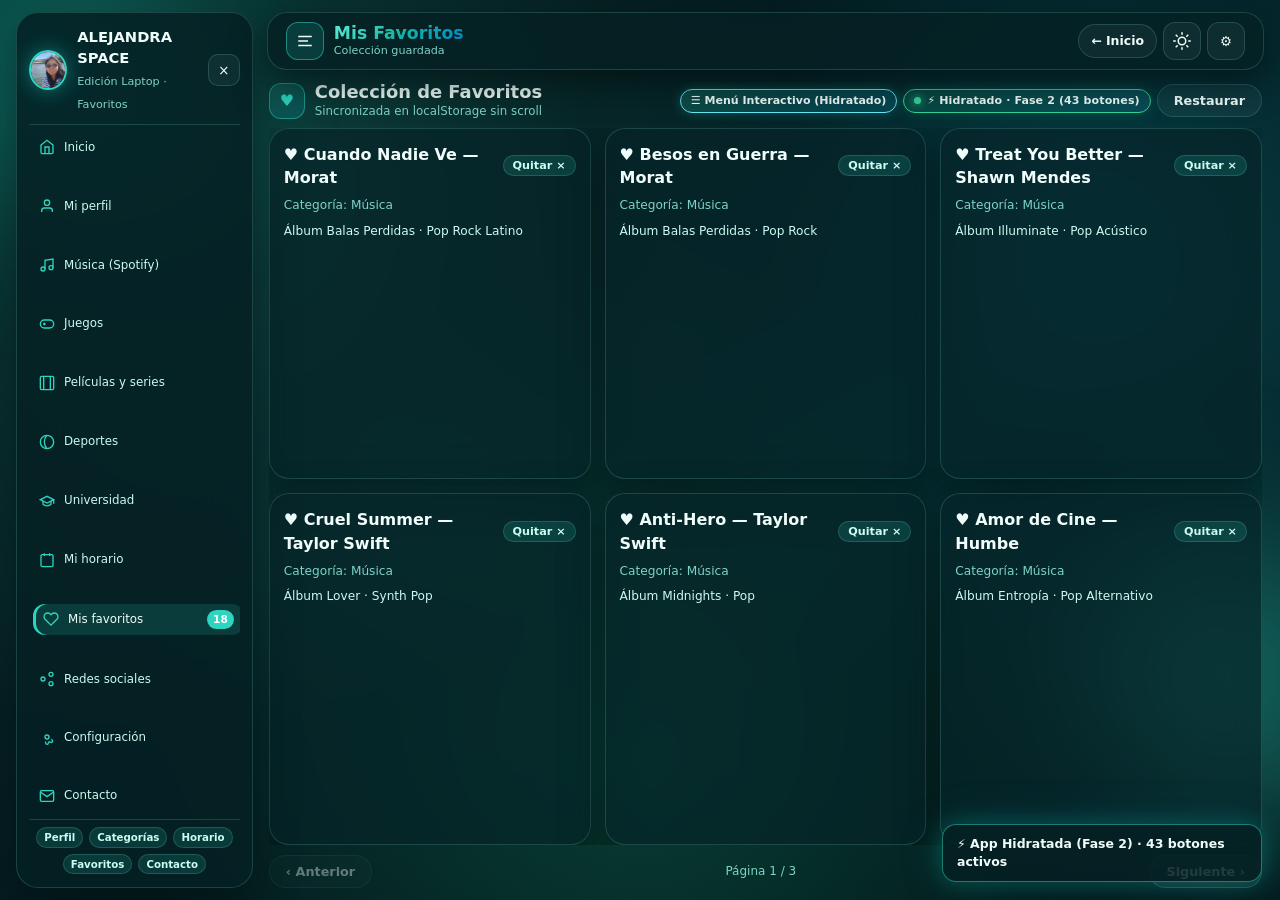
<file: lab-jquery/pages/favoritos.html>
<!DOCTYPE html>
<html lang="es" data-theme="dark">
<head>
  <meta charset="UTF-8" />
  <meta name="viewport" content="width=device-width, initial-scale=1.0" />
  <meta name="theme-color" content="#041e21" />
  <meta name="mobile-web-app-capable" content="yes" />
  <meta name="apple-mobile-web-app-capable" content="yes" />
  <meta name="apple-mobile-web-app-status-bar-style" content="black-translucent" />
  <meta name="apple-mobile-web-app-title" content="Alejandra Space" />
  <title>Mis Favoritos | ALEJANDRA SPACE</title>
  <link rel="manifest" href="../manifest.json" />
  <link rel="icon" type="image/png" sizes="192x192" href="../images/icons/icon-192.png" />
  <link rel="apple-touch-icon" sizes="180x180" href="../images/icons/apple-touch-icon.png" />
  <link rel="stylesheet" href="../css/dark-mode.css" />
  <link rel="stylesheet" href="../css/light-mode.css" />
  <link rel="stylesheet" href="../css/animations.css" />
  <link rel="stylesheet" href="../css/style.css" />
  <link rel="stylesheet" href="../css/responsive.css" />
</head>
<body>
  <div class="ambient-orb ambient-orb-1" aria-hidden="true"></div>
  <div class="ambient-orb ambient-orb-2" aria-hidden="true"></div>
  <div id="toast-container" class="toast-container" aria-live="polite"></div>
  <div id="drawer-backdrop" class="drawer-backdrop" aria-hidden="true"></div>

  <aside id="side-drawer" class="side-drawer" aria-label="Menú principal">
    <div class="drawer-header">
      <div class="drawer-brand">
        <img src="../images/profile/profile.png" alt="Alejandra Peralta" class="drawer-avatar" />
        <div class="drawer-brand-text">
          <h2>ALEJANDRA SPACE</h2>
          <span>Edición Laptop · Favoritos</span>
        </div>
      </div>
      <button type="button" id="btn-close-drawer" class="icon-btn" aria-label="Cerrar menú">&times;</button>
    </div>
    <nav class="drawer-nav" aria-label="Navegación lateral">
      <a href="../index.html" class="drawer-link"><svg viewBox="0 0 24 24" fill="none" stroke="currentColor" stroke-width="2"><path d="M3 9l9-7 9 7v11a2 2 0 0 1-2 2H5a2 2 0 0 1-2-2z"/><polyline points="9 22 9 12 15 12 15 22"/></svg>Inicio</a>
      <a href="perfil.html" class="drawer-link"><svg viewBox="0 0 24 24" fill="none" stroke="currentColor" stroke-width="2"><path d="M20 21v-2a4 4 0 0 0-4-4H8a4 4 0 0 0-4 4v2"/><circle cx="12" cy="7" r="4"/></svg>Mi perfil</a>
      <a href="categorias.html#sec-musica" class="drawer-link"><svg viewBox="0 0 24 24" fill="none" stroke="currentColor" stroke-width="2"><path d="M9 18V5l12-2v13"/><circle cx="6" cy="18" r="3"/><circle cx="18" cy="16" r="3"/></svg>Música (Spotify)</a>
      <a href="categorias.html#sec-juegos" class="drawer-link"><svg viewBox="0 0 24 24" fill="none" stroke="currentColor" stroke-width="2"><rect x="2" y="6" width="20" height="12" rx="6"/><path d="M6 12h4"/><path d="M8 10v4"/></svg>Juegos</a>
      <a href="categorias.html#sec-peliculas" class="drawer-link"><svg viewBox="0 0 24 24" fill="none" stroke="currentColor" stroke-width="2"><rect x="2" y="2" width="20" height="20" rx="2"/><line x1="7" y1="2" x2="7" y2="22"/><line x1="17" y1="2" x2="17" y2="22"/></svg>Películas y series</a>
      <a href="categorias.html#sec-deportes" class="drawer-link"><svg viewBox="0 0 24 24" fill="none" stroke="currentColor" stroke-width="2"><circle cx="12" cy="12" r="10"/><path d="M12 2a14.5 14.5 0 0 0 0 20"/></svg>Deportes</a>
      <a href="categorias.html#sec-universidad" class="drawer-link"><svg viewBox="0 0 24 24" fill="none" stroke="currentColor" stroke-width="2"><path d="M22 10v6M2 10l10-5 10 5-10 5z"/><path d="M6 12v5c3 3 9 3 12 0v-5"/></svg>Universidad</a>
      <a href="horario.html" class="drawer-link"><svg viewBox="0 0 24 24" fill="none" stroke="currentColor" stroke-width="2"><rect x="3" y="4" width="18" height="18" rx="2"/><line x1="16" y1="2" x2="16" y2="6"/><line x1="8" y1="2" x2="8" y2="6"/></svg>Mi horario</a>
      <a href="favoritos.html" class="drawer-link is-active"><svg viewBox="0 0 24 24" fill="none" stroke="currentColor" stroke-width="2"><path d="M20.84 4.61a5.5 5.5 0 0 0-7.78 0L12 5.67l-1.06-1.06a5.5 5.5 0 0 0-7.78 7.78l1.06 1.06L12 21.23l7.78-7.78 1.06-1.06a5.5 5.5 0 0 0 0-7.78z"/></svg><span>Mis favoritos</span><span class="sidebar-badge" data-fav-badge>18</span></a>
      <a href="../index.html#sec-redes" class="drawer-link"><svg viewBox="0 0 24 24" fill="none" stroke="currentColor" stroke-width="2"><circle cx="18" cy="5" r="3"/><circle cx="6" cy="12" r="3"/><circle cx="18" cy="19" r="3"/></svg>Redes sociales</a>
      <button type="button" class="drawer-link" data-open-modal="modal-settings"><svg viewBox="0 0 24 24" fill="none" stroke="currentColor" stroke-width="2"><circle cx="12" cy="12" r="3"/><path d="M19.4 15a1.65 1.65 0 0 0 .33 1.82l.06.06a2 2 0 1 1-2.83 2.83l-.06-.06a1.65 1.65 0 0 0-1.82-.33 1.65 1.65 0 0 0-1 1.51V21a2 2 0 1 1-4 0v-.09A1.65 1.65 0 0 0 9 19.4"/></svg>Configuración</button>
      <a href="contacto.html" class="drawer-link"><svg viewBox="0 0 24 24" fill="none" stroke="currentColor" stroke-width="2"><path d="M4 4h16c1.1 0 2 .9 2 2v12c0 1.1-.9 2-2 2H4c-1.1 0-2-.9-2-2V6c0-1.1.9-2 2-2z"/><polyline points="22,6 12,13 2,6"/></svg>Contacto</a>
    </nav>
    <div class="drawer-footer">
      <div class="card-tags" style="justify-content:center;">
        <a href="perfil.html" class="tag-chip">Perfil</a>
        <a href="categorias.html" class="tag-chip">Categorías</a>
        <a href="horario.html" class="tag-chip">Horario</a>
        <a href="favoritos.html" class="tag-chip">Favoritos</a>
        <a href="contacto.html" class="tag-chip">Contacto</a>
      </div>
    </div>
  </aside>

  <header class="app-header">
    <div class="header-left">
      <a href="#side-drawer" id="btn-hamburger" class="icon-btn" aria-label="Menú">
        <svg viewBox="0 0 24 24" fill="none" stroke="currentColor" stroke-width="2.2"><line x1="3" y1="6" x2="21" y2="6"/><line x1="3" y1="12" x2="16" y2="12"/><line x1="3" y1="18" x2="21" y2="18"/></svg>
      </a>
      <div class="header-greeting">
        <span class="greeting-title">Mis Favoritos</span>
        <span id="current-date" class="greeting-date">Colección guardada</span>
      </div>
    </div>
    <div class="header-actions">
      <button type="button" id="btn-install-pwa" class="btn-glow pwa-install-btn" data-install-pwa style="display:none;" title="Descargar e instalar como App">📲 Instalar</button>
      <a href="../index.html" class="btn-glass" style="padding:7px 12px; font-size:0.78rem;">← Inicio</a>
      <button type="button" id="btn-theme-toggle" class="icon-btn" aria-label="Cambiar tema">☀</button>
      <button type="button" id="btn-open-settings" class="icon-btn" aria-label="Configuración">⚙</button>
    </div>
  </header>

  <main class="app-shell">
    <section id="sec-favoritos" class="app-section is-active-view">
      <div class="section-header">
        <div class="section-title-wrap">
          <div class="section-icon-badge">♥</div>
          <div>
            <h1 class="section-title">Colección de Favoritos</h1>
            <p class="section-subtitle">Sincronizada en localStorage sin scroll</p>
          </div>
        </div>
        <div id="contenedorMenu" class="pwa-hydration-box" data-hidratado="false">
          <button type="button" id="btnPWA" class="btn-estatico" aria-expanded="false" aria-controls="navMenu">Cargando Menú...</button>
          <button type="button" class="hydration-live-pill" data-hydration-pill data-open-modal="modal-settings" aria-live="polite" title="Estado de Hidratación Progresiva">
            <span class="hydration-pill-dot"></span>
            <span class="hydration-pill-text">● Fase 1: HTML Estático</span>
          </button>
          <button type="button" id="btn-reset-favs" class="btn-glass">Restaurar</button>
          <nav id="navMenu" class="pwa-nav-menu" style="display:none;" aria-label="Menú Rápido PWA">
            <a href="../index.html" class="pwa-nav-link"><span>⌂ Inicio Orbital</span><span>→</span></a>
            <a href="perfil.html" class="pwa-nav-link"><span>★ Mi Perfil</span><span>→</span></a>
            <a href="categorias.html" class="pwa-nav-link"><span>♫ Categorías &amp; Spotify</span><span>→</span></a>
            <a href="horario.html" class="pwa-nav-link"><span>🗓 Mi Horario</span><span>→</span></a>
            <a href="contacto.html" class="pwa-nav-link"><span>✉ Contacto</span><span>→</span></a>
          </nav>
        </div>
      </div>

      <div id="favorites-container" class="cards-deck">
        <article class="glass-card"><h3 class="card-title">♥ Shawn Mendes</h3><p class="card-meta">Música · Pop Acústico</p></article>
        <article class="glass-card"><h3 class="card-title">♥ Plants vs. Zombies</h3><p class="card-meta">Juegos · Estrategia</p></article>
        <article class="glass-card"><h3 class="card-title">♥ Voleibol</h3><p class="card-meta">Deportes · Equipo</p></article>
      </div>

      <div class="deck-pager" id="favs-pager">
        <button type="button" class="btn-glass" id="fav-prev">‹ Anterior</button>
        <span id="fav-page-info" style="font-size:0.75rem; color:var(--text-muted);">Página 1</span>
        <button type="button" class="btn-glass" id="fav-next">Siguiente ›</button>
      </div>
    </section>
  </main>

  <nav class="bottom-nav" aria-label="Navegación inferior">
    <a href="../index.html" class="bottom-nav-item"><svg viewBox="0 0 24 24" fill="none" stroke="currentColor" stroke-width="2"><path d="M3 9l9-7 9 7v11a2 2 0 0 1-2 2H5a2 2 0 0 1-2-2z"/></svg><span>Inicio</span></a>
    <a href="categorias.html" class="bottom-nav-item"><svg viewBox="0 0 24 24" fill="none" stroke="currentColor" stroke-width="2"><rect x="3" y="3" width="7" height="7" rx="1"/><rect x="14" y="3" width="7" height="7" rx="1"/><rect x="14" y="14" width="7" height="7" rx="1"/><rect x="3" y="14" width="7" height="7" rx="1"/></svg><span>Categorías</span></a>
    <a href="favoritos.html" class="bottom-nav-item is-active"><svg viewBox="0 0 24 24" fill="none" stroke="currentColor" stroke-width="2"><path d="M20.84 4.61a5.5 5.5 0 0 0-7.78 0L12 5.67l-1.06-1.06a5.5 5.5 0 0 0-7.78 7.78l1.06 1.06L12 21.23l7.78-7.78 1.06-1.06a5.5 5.5 0 0 0 0-7.78z"/></svg><span id="bottom-fav-badge" class="fav-count-badge">9</span><span>Favoritos</span></a>
    <a href="perfil.html" class="bottom-nav-item"><svg viewBox="0 0 24 24" fill="none" stroke="currentColor" stroke-width="2"><path d="M20 21v-2a4 4 0 0 0-4-4H8a4 4 0 0 0-4 4v2"/><circle cx="12" cy="7" r="4"/></svg><span>Perfil</span></a>
  </nav>

  <div id="modal-settings" class="app-modal" role="dialog" aria-modal="true">
    <div class="modal-panel">
      <div class="modal-header"><h3>Configuración</h3><button type="button" class="icon-btn modal-close-btn">&times;</button></div>
      <div class="theme-preview-grid">
        <button type="button" class="theme-card-option dark-swatch is-selected" data-set-theme="dark"><strong>Modo Oscuro</strong><span>Abisal, verde agua y neón</span></button>
        <button type="button" class="theme-card-option light-swatch" data-set-theme="light"><strong>Modo Claro</strong><span>Blanco, menta y aguamarina</span></button>
      </div>
      <div class="hydration-inspector">
        <div id="hydration-status" class="hydration-badge">● Fase 1: HTML5/CSS3</div>
        <div id="hydration-last-btn" class="hydration-last-btn">Último botón pulsado: <strong>Ninguno aún</strong></div>
        <div class="hydration-inspector-actions">
          <button type="button" id="btn-replay-hydration" class="btn-glow" style="padding:7px 12px; font-size:0.75rem;">✨ Re-animar Hidratación</button>
          <span style="font-size:0.68rem; color:var(--text-muted);">Las animaciones activan Fase 2</span>
        </div>
        <div class="pwa-install-panel">
          <span id="pwa-install-status">PWA lista para instalar desde GitHub Pages (HTTPS)</span>
          <button type="button" id="btn-modal-install-pwa" class="btn-glass" data-install-pwa style="padding:5px 10px; font-size:0.7rem;">📲 Instalar</button>
        </div>
      </div>
    </div>
  </div>

  <script src="../assets/vendor/jquery.min.js"></script>
  <script src="../js/theme.js"></script>
  <script src="../js/categories.js"></script>
  <script src="../js/filters.js"></script>
  <script src="../js/validation.js"></script>
  <script src="../js/jquery-functions.js"></script>
  <script src="../js/main.js"></script>
  <script src="../js/hydration.js"></script>
</body>
</html>
</file>
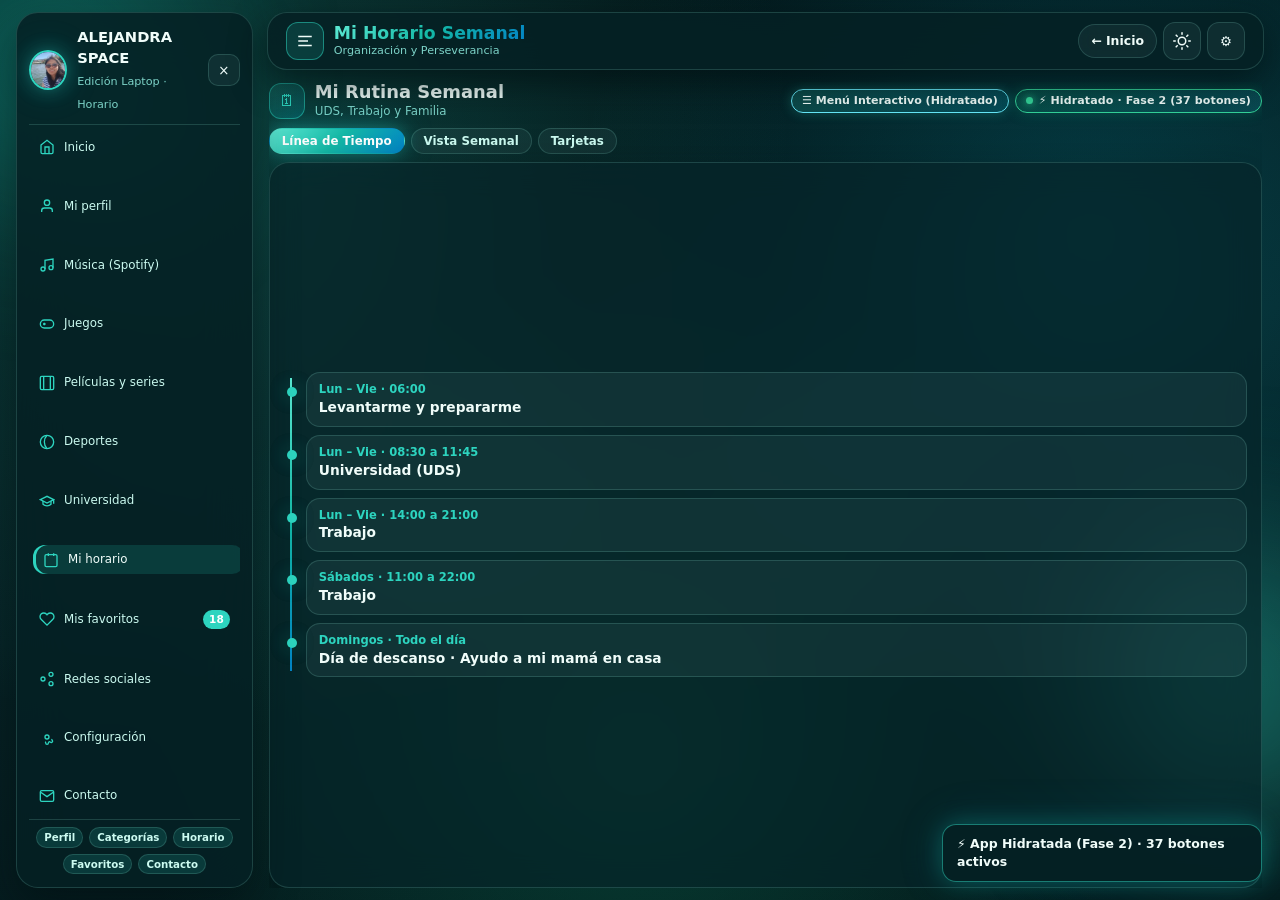
<file: lab-jquery/pages/horario.html>
<!DOCTYPE html>
<html lang="es" data-theme="dark">
<head>
  <meta charset="UTF-8" />
  <meta name="viewport" content="width=device-width, initial-scale=1.0" />
  <meta name="theme-color" content="#041e21" />
  <meta name="mobile-web-app-capable" content="yes" />
  <meta name="apple-mobile-web-app-capable" content="yes" />
  <meta name="apple-mobile-web-app-status-bar-style" content="black-translucent" />
  <meta name="apple-mobile-web-app-title" content="Alejandra Space" />
  <title>Mi Horario | ALEJANDRA SPACE</title>
  <link rel="manifest" href="../manifest.json" />
  <link rel="icon" type="image/png" sizes="192x192" href="../images/icons/icon-192.png" />
  <link rel="apple-touch-icon" sizes="180x180" href="../images/icons/apple-touch-icon.png" />
  <link rel="stylesheet" href="../css/dark-mode.css" />
  <link rel="stylesheet" href="../css/light-mode.css" />
  <link rel="stylesheet" href="../css/animations.css" />
  <link rel="stylesheet" href="../css/style.css" />
  <link rel="stylesheet" href="../css/responsive.css" />
</head>
<body>
  <div class="ambient-orb ambient-orb-1" aria-hidden="true"></div>
  <div class="ambient-orb ambient-orb-2" aria-hidden="true"></div>
  <div id="toast-container" class="toast-container" aria-live="polite"></div>
  <div id="drawer-backdrop" class="drawer-backdrop" aria-hidden="true"></div>

  <aside id="side-drawer" class="side-drawer" aria-label="Menú principal">
    <div class="drawer-header">
      <div class="drawer-brand">
        <img src="../images/profile/profile.png" alt="Alejandra Peralta" class="drawer-avatar" />
        <div class="drawer-brand-text">
          <h2>ALEJANDRA SPACE</h2>
          <span>Edición Laptop · Horario</span>
        </div>
      </div>
      <button type="button" id="btn-close-drawer" class="icon-btn" aria-label="Cerrar menú">&times;</button>
    </div>
    <nav class="drawer-nav" aria-label="Navegación lateral">
      <a href="../index.html" class="drawer-link"><svg viewBox="0 0 24 24" fill="none" stroke="currentColor" stroke-width="2"><path d="M3 9l9-7 9 7v11a2 2 0 0 1-2 2H5a2 2 0 0 1-2-2z"/><polyline points="9 22 9 12 15 12 15 22"/></svg>Inicio</a>
      <a href="perfil.html" class="drawer-link"><svg viewBox="0 0 24 24" fill="none" stroke="currentColor" stroke-width="2"><path d="M20 21v-2a4 4 0 0 0-4-4H8a4 4 0 0 0-4 4v2"/><circle cx="12" cy="7" r="4"/></svg>Mi perfil</a>
      <a href="categorias.html#sec-musica" class="drawer-link"><svg viewBox="0 0 24 24" fill="none" stroke="currentColor" stroke-width="2"><path d="M9 18V5l12-2v13"/><circle cx="6" cy="18" r="3"/><circle cx="18" cy="16" r="3"/></svg>Música (Spotify)</a>
      <a href="categorias.html#sec-juegos" class="drawer-link"><svg viewBox="0 0 24 24" fill="none" stroke="currentColor" stroke-width="2"><rect x="2" y="6" width="20" height="12" rx="6"/><path d="M6 12h4"/><path d="M8 10v4"/></svg>Juegos</a>
      <a href="categorias.html#sec-peliculas" class="drawer-link"><svg viewBox="0 0 24 24" fill="none" stroke="currentColor" stroke-width="2"><rect x="2" y="2" width="20" height="20" rx="2"/><line x1="7" y1="2" x2="7" y2="22"/><line x1="17" y1="2" x2="17" y2="22"/></svg>Películas y series</a>
      <a href="categorias.html#sec-deportes" class="drawer-link"><svg viewBox="0 0 24 24" fill="none" stroke="currentColor" stroke-width="2"><circle cx="12" cy="12" r="10"/><path d="M12 2a14.5 14.5 0 0 0 0 20"/></svg>Deportes</a>
      <a href="categorias.html#sec-universidad" class="drawer-link"><svg viewBox="0 0 24 24" fill="none" stroke="currentColor" stroke-width="2"><path d="M22 10v6M2 10l10-5 10 5-10 5z"/><path d="M6 12v5c3 3 9 3 12 0v-5"/></svg>Universidad</a>
      <a href="horario.html" class="drawer-link is-active"><svg viewBox="0 0 24 24" fill="none" stroke="currentColor" stroke-width="2"><rect x="3" y="4" width="18" height="18" rx="2"/><line x1="16" y1="2" x2="16" y2="6"/><line x1="8" y1="2" x2="8" y2="6"/></svg>Mi horario</a>
      <a href="favoritos.html" class="drawer-link"><svg viewBox="0 0 24 24" fill="none" stroke="currentColor" stroke-width="2"><path d="M20.84 4.61a5.5 5.5 0 0 0-7.78 0L12 5.67l-1.06-1.06a5.5 5.5 0 0 0-7.78 7.78l1.06 1.06L12 21.23l7.78-7.78 1.06-1.06a5.5 5.5 0 0 0 0-7.78z"/></svg><span>Mis favoritos</span><span class="sidebar-badge" data-fav-badge>18</span></a>
      <a href="../index.html#sec-redes" class="drawer-link"><svg viewBox="0 0 24 24" fill="none" stroke="currentColor" stroke-width="2"><circle cx="18" cy="5" r="3"/><circle cx="6" cy="12" r="3"/><circle cx="18" cy="19" r="3"/></svg>Redes sociales</a>
      <button type="button" class="drawer-link" data-open-modal="modal-settings"><svg viewBox="0 0 24 24" fill="none" stroke="currentColor" stroke-width="2"><circle cx="12" cy="12" r="3"/><path d="M19.4 15a1.65 1.65 0 0 0 .33 1.82l.06.06a2 2 0 1 1-2.83 2.83l-.06-.06a1.65 1.65 0 0 0-1.82-.33 1.65 1.65 0 0 0-1 1.51V21a2 2 0 1 1-4 0v-.09A1.65 1.65 0 0 0 9 19.4"/></svg>Configuración</button>
      <a href="contacto.html" class="drawer-link"><svg viewBox="0 0 24 24" fill="none" stroke="currentColor" stroke-width="2"><path d="M4 4h16c1.1 0 2 .9 2 2v12c0 1.1-.9 2-2 2H4c-1.1 0-2-.9-2-2V6c0-1.1.9-2 2-2z"/><polyline points="22,6 12,13 2,6"/></svg>Contacto</a>
    </nav>
    <div class="drawer-footer">
      <div class="card-tags" style="justify-content:center;">
        <a href="perfil.html" class="tag-chip">Perfil</a>
        <a href="categorias.html" class="tag-chip">Categorías</a>
        <a href="horario.html" class="tag-chip">Horario</a>
        <a href="favoritos.html" class="tag-chip">Favoritos</a>
        <a href="contacto.html" class="tag-chip">Contacto</a>
      </div>
    </div>
  </aside>

  <header class="app-header">
    <div class="header-left">
      <a href="#side-drawer" id="btn-hamburger" class="icon-btn" aria-label="Menú">
        <svg viewBox="0 0 24 24" fill="none" stroke="currentColor" stroke-width="2.2"><line x1="3" y1="6" x2="21" y2="6"/><line x1="3" y1="12" x2="16" y2="12"/><line x1="3" y1="18" x2="21" y2="18"/></svg>
      </a>
      <div class="header-greeting">
        <span class="greeting-title">Mi Horario Semanal</span>
        <span id="current-date" class="greeting-date">Organización y Perseverancia</span>
      </div>
    </div>
    <div class="header-actions">
      <button type="button" id="btn-install-pwa" class="btn-glow pwa-install-btn" data-install-pwa style="display:none;" title="Descargar e instalar como App">📲 Instalar</button>
      <a href="../index.html" class="btn-glass" style="padding:7px 12px; font-size:0.78rem;">← Inicio</a>
      <button type="button" id="btn-theme-toggle" class="icon-btn" aria-label="Cambiar tema">☀</button>
      <button type="button" id="btn-open-settings" class="icon-btn" aria-label="Configuración">⚙</button>
    </div>
  </header>

  <main class="app-shell">
    <section id="sec-horario" class="app-section is-active-view">
      <div class="section-header">
        <div class="section-title-wrap">
          <div class="section-icon-badge">🗓</div>
          <div>
            <h1 class="section-title">Mi Rutina Semanal</h1>
            <p class="section-subtitle">UDS, Trabajo y Familia</p>
          </div>
        </div>
        <div id="contenedorMenu" class="pwa-hydration-box" data-hidratado="false">
          <button type="button" id="btnPWA" class="btn-estatico" aria-expanded="false" aria-controls="navMenu">Cargando Menú...</button>
          <button type="button" class="hydration-live-pill" data-hydration-pill data-open-modal="modal-settings" aria-live="polite" title="Estado de Hidratación Progresiva">
            <span class="hydration-pill-dot"></span>
            <span class="hydration-pill-text">● Fase 1: HTML Estático</span>
          </button>
          <nav id="navMenu" class="pwa-nav-menu" style="display:none;" aria-label="Menú Rápido PWA">
            <a href="../index.html" class="pwa-nav-link"><span>⌂ Inicio Orbital</span><span>→</span></a>
            <a href="perfil.html" class="pwa-nav-link"><span>★ Mi Perfil</span><span>→</span></a>
            <a href="categorias.html" class="pwa-nav-link"><span>♫ Categorías &amp; Spotify</span><span>→</span></a>
            <a href="favoritos.html" class="pwa-nav-link"><span>♥ Mis Favoritos</span><span>→</span></a>
            <a href="contacto.html" class="pwa-nav-link"><span>✉ Contacto</span><span>→</span></a>
          </nav>
        </div>
      </div>

      <div class="subcat-tabs" id="schedule-view-tabs">
        <button type="button" class="subcat-btn is-active" data-schedule-view="timeline">Línea de Tiempo</button>
        <button type="button" class="subcat-btn" data-schedule-view="weekly">Vista Semanal</button>
        <button type="button" class="subcat-btn" data-schedule-view="cards">Tarjetas</button>
      </div>

      <div class="schedule-panel is-active-tab glass-card" data-schedule-panel="timeline">
        <div class="timeline">
          <div class="timeline-item"><div class="timeline-time">Lun – Vie · 06:00</div><div class="timeline-title">Levantarme y prepararme</div></div>
          <div class="timeline-item"><div class="timeline-time">Lun – Vie · 08:30 a 11:45</div><div class="timeline-title">Universidad (UDS)</div></div>
          <div class="timeline-item"><div class="timeline-time">Lun – Vie · 14:00 a 21:00</div><div class="timeline-title">Trabajo</div></div>
          <div class="timeline-item"><div class="timeline-time">Sábados · 11:00 a 22:00</div><div class="timeline-title">Trabajo</div></div>
          <div class="timeline-item"><div class="timeline-time">Domingos · Todo el día</div><div class="timeline-title">Día de descanso · Ayudo a mi mamá en casa</div></div>
        </div>
      </div>

      <div class="schedule-panel glass-card" data-schedule-panel="weekly">
        <div class="weekly-grid">
          <div class="day-col" data-weekday="1"><div class="day-name">Lunes</div><div class="day-slot">06:00 Prep.</div><div class="day-slot slot-uni">08:30 UDS</div><div class="day-slot slot-work">14:00 Trab.</div></div>
          <div class="day-col" data-weekday="2"><div class="day-name">Martes</div><div class="day-slot">06:00 Prep.</div><div class="day-slot slot-uni">08:30 UDS</div><div class="day-slot slot-work">14:00 Trab.</div></div>
          <div class="day-col" data-weekday="3"><div class="day-name">Miércoles</div><div class="day-slot">06:00 Prep.</div><div class="day-slot slot-uni">08:30 UDS</div><div class="day-slot slot-work">14:00 Trab.</div></div>
          <div class="day-col" data-weekday="4"><div class="day-name">Jueves</div><div class="day-slot">06:00 Prep.</div><div class="day-slot slot-uni">08:30 UDS</div><div class="day-slot slot-work">14:00 Trab.</div></div>
          <div class="day-col" data-weekday="5"><div class="day-name">Viernes</div><div class="day-slot">06:00 Prep.</div><div class="day-slot slot-uni">08:30 UDS</div><div class="day-slot slot-work">14:00 Trab.</div></div>
          <div class="day-col" data-weekday="6"><div class="day-name">Sábado</div><div class="day-slot slot-work">11:00–22:00 Trabajo</div></div>
          <div class="day-col" data-weekday="0"><div class="day-name">Domingo</div><div class="day-slot slot-home">Descanso &amp; Mamá</div></div>
        </div>
      </div>

      <div class="schedule-panel" data-schedule-panel="cards">
        <div class="cards-deck schedule-cards-deck">
          <article class="glass-card"><h3 class="card-title">Lunes a Viernes</h3><p class="card-desc">06:00 Levantarme y prepararme · 08:30–11:45 Universidad · 14:00–21:00 Trabajo.</p></article>
          <article class="glass-card"><h3 class="card-title">Sábados</h3><p class="card-desc">11:00 a 22:00 Trabajo.</p></article>
          <article class="glass-card"><h3 class="card-title">Domingos</h3><p class="card-desc">Día de descanso y ayudo a mi mamá en casa.</p></article>
        </div>
      </div>
    </section>
  </main>

  <nav class="bottom-nav" aria-label="Navegación inferior">
    <a href="../index.html" class="bottom-nav-item"><svg viewBox="0 0 24 24" fill="none" stroke="currentColor" stroke-width="2"><path d="M3 9l9-7 9 7v11a2 2 0 0 1-2 2H5a2 2 0 0 1-2-2z"/></svg><span>Inicio</span></a>
    <a href="categorias.html" class="bottom-nav-item"><svg viewBox="0 0 24 24" fill="none" stroke="currentColor" stroke-width="2"><rect x="3" y="3" width="7" height="7" rx="1"/><rect x="14" y="3" width="7" height="7" rx="1"/><rect x="14" y="14" width="7" height="7" rx="1"/><rect x="3" y="14" width="7" height="7" rx="1"/></svg><span>Categorías</span></a>
    <a href="favoritos.html" class="bottom-nav-item"><svg viewBox="0 0 24 24" fill="none" stroke="currentColor" stroke-width="2"><path d="M20.84 4.61a5.5 5.5 0 0 0-7.78 0L12 5.67l-1.06-1.06a5.5 5.5 0 0 0-7.78 7.78l1.06 1.06L12 21.23l7.78-7.78 1.06-1.06a5.5 5.5 0 0 0 0-7.78z"/></svg><span id="bottom-fav-badge" class="fav-count-badge">9</span><span>Favoritos</span></a>
    <a href="perfil.html" class="bottom-nav-item"><svg viewBox="0 0 24 24" fill="none" stroke="currentColor" stroke-width="2"><path d="M20 21v-2a4 4 0 0 0-4-4H8a4 4 0 0 0-4 4v2"/><circle cx="12" cy="7" r="4"/></svg><span>Perfil</span></a>
  </nav>

  <div id="modal-settings" class="app-modal" role="dialog" aria-modal="true">
    <div class="modal-panel">
      <div class="modal-header"><h3>Configuración</h3><button type="button" class="icon-btn modal-close-btn">&times;</button></div>
      <div class="theme-preview-grid">
        <button type="button" class="theme-card-option dark-swatch is-selected" data-set-theme="dark"><strong>Modo Oscuro</strong><span>Abisal, verde agua y neón</span></button>
        <button type="button" class="theme-card-option light-swatch" data-set-theme="light"><strong>Modo Claro</strong><span>Blanco, menta y aguamarina</span></button>
      </div>
      <div class="hydration-inspector">
        <div id="hydration-status" class="hydration-badge">● Fase 1: HTML5/CSS3</div>
        <div id="hydration-last-btn" class="hydration-last-btn">Último botón pulsado: <strong>Ninguno aún</strong></div>
        <div class="hydration-inspector-actions">
          <button type="button" id="btn-replay-hydration" class="btn-glow" style="padding:7px 12px; font-size:0.75rem;">✨ Re-animar Hidratación</button>
          <span style="font-size:0.68rem; color:var(--text-muted);">Las animaciones activan Fase 2</span>
        </div>
        <div class="pwa-install-panel">
          <span id="pwa-install-status">PWA lista para instalar desde GitHub Pages (HTTPS)</span>
          <button type="button" id="btn-modal-install-pwa" class="btn-glass" data-install-pwa style="padding:5px 10px; font-size:0.7rem;">📲 Instalar</button>
        </div>
      </div>
    </div>
  </div>

  <script src="../assets/vendor/jquery.min.js"></script>
  <script src="../js/theme.js"></script>
  <script src="../js/categories.js"></script>
  <script src="../js/filters.js"></script>
  <script src="../js/validation.js"></script>
  <script src="../js/jquery-functions.js"></script>
  <script src="../js/main.js"></script>
  <script src="../js/hydration.js"></script>
</body>
</html>
</file>
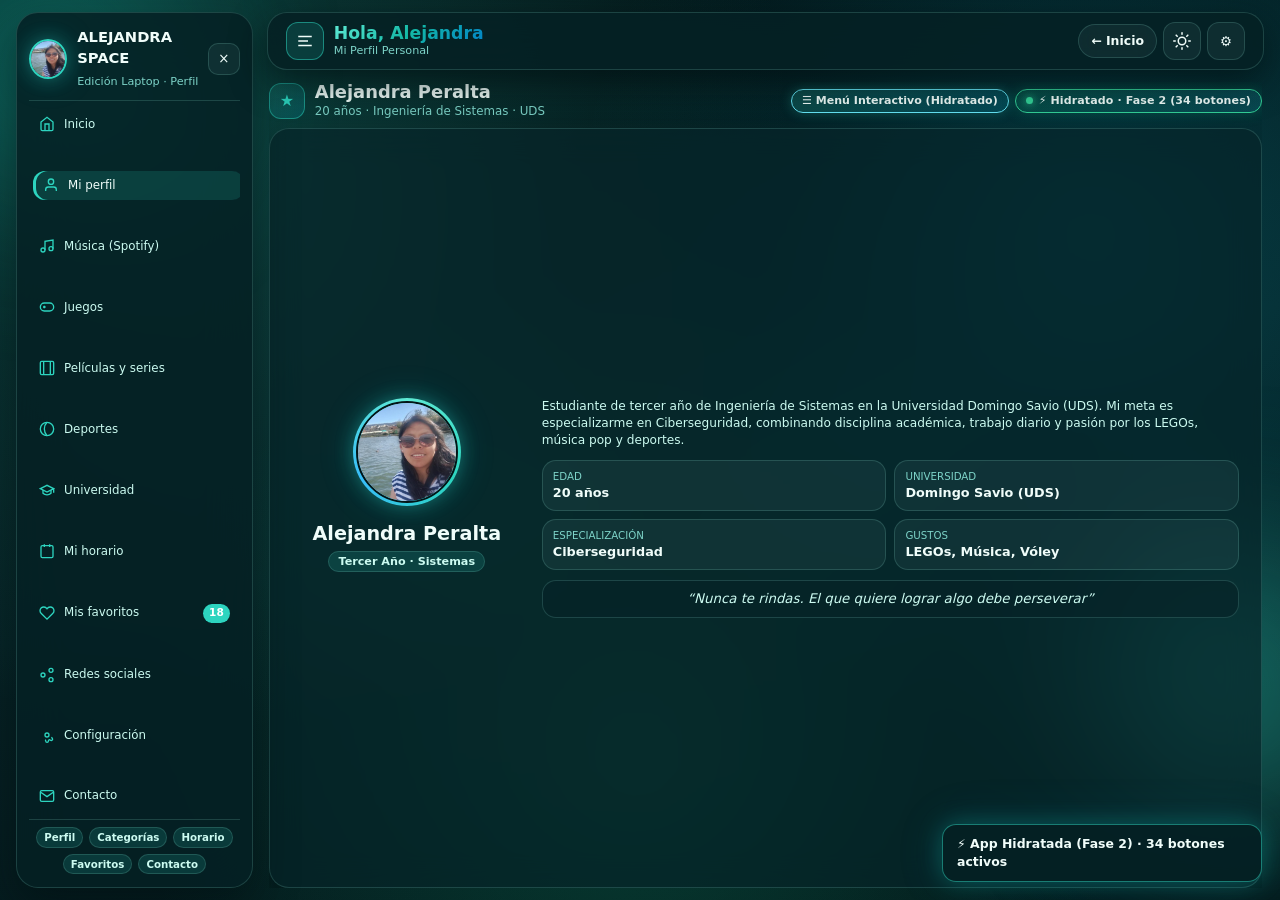
<file: lab-jquery/pages/perfil.html>
<!DOCTYPE html>
<html lang="es" data-theme="dark">
<head>
  <meta charset="UTF-8" />
  <meta name="viewport" content="width=device-width, initial-scale=1.0" />
  <meta name="theme-color" content="#041e21" />
  <meta name="mobile-web-app-capable" content="yes" />
  <meta name="apple-mobile-web-app-capable" content="yes" />
  <meta name="apple-mobile-web-app-status-bar-style" content="black-translucent" />
  <meta name="apple-mobile-web-app-title" content="Alejandra Space" />
  <title>Mi Perfil | ALEJANDRA SPACE</title>
  <link rel="manifest" href="../manifest.json" />
  <link rel="icon" type="image/png" sizes="192x192" href="../images/icons/icon-192.png" />
  <link rel="apple-touch-icon" sizes="180x180" href="../images/icons/apple-touch-icon.png" />
  <link rel="stylesheet" href="../css/dark-mode.css" />
  <link rel="stylesheet" href="../css/light-mode.css" />
  <link rel="stylesheet" href="../css/animations.css" />
  <link rel="stylesheet" href="../css/style.css" />
  <link rel="stylesheet" href="../css/responsive.css" />
</head>
<body>
  <div class="ambient-orb ambient-orb-1" aria-hidden="true"></div>
  <div class="ambient-orb ambient-orb-2" aria-hidden="true"></div>
  <div id="toast-container" class="toast-container" aria-live="polite"></div>
  <div id="drawer-backdrop" class="drawer-backdrop" aria-hidden="true"></div>

  <aside id="side-drawer" class="side-drawer" aria-label="Menú principal">
    <div class="drawer-header">
      <div class="drawer-brand">
        <img src="../images/profile/profile.png" alt="Alejandra Peralta" class="drawer-avatar" />
        <div class="drawer-brand-text">
          <h2>ALEJANDRA SPACE</h2>
          <span>Edición Laptop · Perfil</span>
        </div>
      </div>
      <button type="button" id="btn-close-drawer" class="icon-btn" aria-label="Cerrar menú">&times;</button>
    </div>
    <nav class="drawer-nav" aria-label="Navegación lateral">
      <a href="../index.html" class="drawer-link"><svg viewBox="0 0 24 24" fill="none" stroke="currentColor" stroke-width="2"><path d="M3 9l9-7 9 7v11a2 2 0 0 1-2 2H5a2 2 0 0 1-2-2z"/><polyline points="9 22 9 12 15 12 15 22"/></svg>Inicio</a>
      <a href="perfil.html" class="drawer-link is-active"><svg viewBox="0 0 24 24" fill="none" stroke="currentColor" stroke-width="2"><path d="M20 21v-2a4 4 0 0 0-4-4H8a4 4 0 0 0-4 4v2"/><circle cx="12" cy="7" r="4"/></svg>Mi perfil</a>
      <a href="categorias.html#sec-musica" class="drawer-link"><svg viewBox="0 0 24 24" fill="none" stroke="currentColor" stroke-width="2"><path d="M9 18V5l12-2v13"/><circle cx="6" cy="18" r="3"/><circle cx="18" cy="16" r="3"/></svg>Música (Spotify)</a>
      <a href="categorias.html#sec-juegos" class="drawer-link"><svg viewBox="0 0 24 24" fill="none" stroke="currentColor" stroke-width="2"><rect x="2" y="6" width="20" height="12" rx="6"/><path d="M6 12h4"/><path d="M8 10v4"/></svg>Juegos</a>
      <a href="categorias.html#sec-peliculas" class="drawer-link"><svg viewBox="0 0 24 24" fill="none" stroke="currentColor" stroke-width="2"><rect x="2" y="2" width="20" height="20" rx="2"/><line x1="7" y1="2" x2="7" y2="22"/><line x1="17" y1="2" x2="17" y2="22"/></svg>Películas y series</a>
      <a href="categorias.html#sec-deportes" class="drawer-link"><svg viewBox="0 0 24 24" fill="none" stroke="currentColor" stroke-width="2"><circle cx="12" cy="12" r="10"/><path d="M12 2a14.5 14.5 0 0 0 0 20"/></svg>Deportes</a>
      <a href="categorias.html#sec-universidad" class="drawer-link"><svg viewBox="0 0 24 24" fill="none" stroke="currentColor" stroke-width="2"><path d="M22 10v6M2 10l10-5 10 5-10 5z"/><path d="M6 12v5c3 3 9 3 12 0v-5"/></svg>Universidad</a>
      <a href="horario.html" class="drawer-link"><svg viewBox="0 0 24 24" fill="none" stroke="currentColor" stroke-width="2"><rect x="3" y="4" width="18" height="18" rx="2"/><line x1="16" y1="2" x2="16" y2="6"/><line x1="8" y1="2" x2="8" y2="6"/></svg>Mi horario</a>
      <a href="favoritos.html" class="drawer-link"><svg viewBox="0 0 24 24" fill="none" stroke="currentColor" stroke-width="2"><path d="M20.84 4.61a5.5 5.5 0 0 0-7.78 0L12 5.67l-1.06-1.06a5.5 5.5 0 0 0-7.78 7.78l1.06 1.06L12 21.23l7.78-7.78 1.06-1.06a5.5 5.5 0 0 0 0-7.78z"/></svg><span>Mis favoritos</span><span class="sidebar-badge" data-fav-badge>18</span></a>
      <a href="../index.html#sec-redes" class="drawer-link"><svg viewBox="0 0 24 24" fill="none" stroke="currentColor" stroke-width="2"><circle cx="18" cy="5" r="3"/><circle cx="6" cy="12" r="3"/><circle cx="18" cy="19" r="3"/></svg>Redes sociales</a>
      <button type="button" class="drawer-link" data-open-modal="modal-settings"><svg viewBox="0 0 24 24" fill="none" stroke="currentColor" stroke-width="2"><circle cx="12" cy="12" r="3"/><path d="M19.4 15a1.65 1.65 0 0 0 .33 1.82l.06.06a2 2 0 1 1-2.83 2.83l-.06-.06a1.65 1.65 0 0 0-1.82-.33 1.65 1.65 0 0 0-1 1.51V21a2 2 0 1 1-4 0v-.09A1.65 1.65 0 0 0 9 19.4"/></svg>Configuración</button>
      <a href="contacto.html" class="drawer-link"><svg viewBox="0 0 24 24" fill="none" stroke="currentColor" stroke-width="2"><path d="M4 4h16c1.1 0 2 .9 2 2v12c0 1.1-.9 2-2 2H4c-1.1 0-2-.9-2-2V6c0-1.1.9-2 2-2z"/><polyline points="22,6 12,13 2,6"/></svg>Contacto</a>
    </nav>
    <div class="drawer-footer">
      <div class="card-tags" style="justify-content:center;">
        <a href="perfil.html" class="tag-chip">Perfil</a>
        <a href="categorias.html" class="tag-chip">Categorías</a>
        <a href="horario.html" class="tag-chip">Horario</a>
        <a href="favoritos.html" class="tag-chip">Favoritos</a>
        <a href="contacto.html" class="tag-chip">Contacto</a>
      </div>
    </div>
  </aside>

  <header class="app-header">
    <div class="header-left">
      <a href="#side-drawer" id="btn-hamburger" class="icon-btn" aria-label="Menú">
        <svg viewBox="0 0 24 24" fill="none" stroke="currentColor" stroke-width="2.2"><line x1="3" y1="6" x2="21" y2="6"/><line x1="3" y1="12" x2="16" y2="12"/><line x1="3" y1="18" x2="21" y2="18"/></svg>
      </a>
      <div class="header-greeting">
        <span class="greeting-title">Hola, Alejandra</span>
        <span id="current-date" class="greeting-date">Mi Perfil Personal</span>
      </div>
    </div>
    <div class="header-actions">
      <button type="button" id="btn-install-pwa" class="btn-glow pwa-install-btn" data-install-pwa style="display:none;" title="Descargar e instalar como App">📲 Instalar</button>
      <a href="../index.html" class="btn-glass" style="padding:7px 12px; font-size:0.78rem;">← Inicio</a>
      <button type="button" id="btn-theme-toggle" class="icon-btn" aria-label="Cambiar tema">☀</button>
      <button type="button" id="btn-open-settings" class="icon-btn" aria-label="Configuración">⚙</button>
    </div>
  </header>

  <main class="app-shell">
    <section id="sec-perfil" class="app-section is-active-view">
      <div class="section-header">
        <div class="section-title-wrap">
          <div class="section-icon-badge">★</div>
          <div>
            <h1 class="section-title">Alejandra Peralta</h1>
            <p class="section-subtitle">20 años · Ingeniería de Sistemas · UDS</p>
          </div>
        </div>
        <div id="contenedorMenu" class="pwa-hydration-box" data-hidratado="false">
          <button type="button" id="btnPWA" class="btn-estatico" aria-expanded="false" aria-controls="navMenu">Cargando Menú...</button>
          <button type="button" class="hydration-live-pill" data-hydration-pill data-open-modal="modal-settings" aria-live="polite" title="Estado de Hidratación Progresiva">
            <span class="hydration-pill-dot"></span>
            <span class="hydration-pill-text">● Fase 1: HTML Estático</span>
          </button>
          <nav id="navMenu" class="pwa-nav-menu" style="display:none;" aria-label="Menú Rápido PWA">
            <a href="../index.html" class="pwa-nav-link"><span>⌂ Inicio Orbital</span><span>→</span></a>
            <a href="categorias.html" class="pwa-nav-link"><span>♫ Categorías &amp; Spotify</span><span>→</span></a>
            <a href="horario.html" class="pwa-nav-link"><span>🗓 Mi Horario</span><span>→</span></a>
            <a href="favoritos.html" class="pwa-nav-link"><span>♥ Mis Favoritos</span><span>→</span></a>
            <a href="contacto.html" class="pwa-nav-link"><span>✉ Contacto</span><span>→</span></a>
          </nav>
        </div>
      </div>

      <article class="glass-card profile-banner-card">
        <div class="profile-photo-box">
          <div class="profile-photo-frame animate-avatar animate-aura">
            <img src="../images/profile/profile.png" alt="Alejandra Peralta" />
          </div>
          <div>
            <h2 class="card-title" style="font-size:1.2rem;">Alejandra Peralta</h2>
            <span class="tag-chip">Tercer Año · Sistemas</span>
          </div>
        </div>

        <div style="display:flex; flex-direction:column; gap:10px;">
          <p class="card-desc">
            Estudiante de tercer año de Ingeniería de Sistemas en la Universidad Domingo Savio (UDS). Mi meta es especializarme en Ciberseguridad, combinando disciplina académica, trabajo diario y pasión por los LEGOs, música pop y deportes.
          </p>

          <div class="profile-details-grid">
            <div class="info-stat-box"><div class="info-stat-label">Edad</div><div class="info-stat-value">20 años</div></div>
            <div class="info-stat-box"><div class="info-stat-label">Universidad</div><div class="info-stat-value">Domingo Savio (UDS)</div></div>
            <div class="info-stat-box"><div class="info-stat-label">Especialización</div><div class="info-stat-value">Ciberseguridad</div></div>
            <div class="info-stat-box"><div class="info-stat-label">Gustos</div><div class="info-stat-value">LEGOs, Música, Vóley</div></div>
          </div>

          <blockquote class="hero-quote" style="width:100%; text-align:center;">
            “Nunca te rindas. El que quiere lograr algo debe perseverar”
          </blockquote>
        </div>
      </article>
    </section>
  </main>

  <nav class="bottom-nav" aria-label="Navegación inferior">
    <a href="../index.html" class="bottom-nav-item"><svg viewBox="0 0 24 24" fill="none" stroke="currentColor" stroke-width="2"><path d="M3 9l9-7 9 7v11a2 2 0 0 1-2 2H5a2 2 0 0 1-2-2z"/></svg><span>Inicio</span></a>
    <a href="categorias.html" class="bottom-nav-item"><svg viewBox="0 0 24 24" fill="none" stroke="currentColor" stroke-width="2"><rect x="3" y="3" width="7" height="7" rx="1"/><rect x="14" y="3" width="7" height="7" rx="1"/><rect x="14" y="14" width="7" height="7" rx="1"/><rect x="3" y="14" width="7" height="7" rx="1"/></svg><span>Categorías</span></a>
    <a href="favoritos.html" class="bottom-nav-item"><svg viewBox="0 0 24 24" fill="none" stroke="currentColor" stroke-width="2"><path d="M20.84 4.61a5.5 5.5 0 0 0-7.78 0L12 5.67l-1.06-1.06a5.5 5.5 0 0 0-7.78 7.78l1.06 1.06L12 21.23l7.78-7.78 1.06-1.06a5.5 5.5 0 0 0 0-7.78z"/></svg><span id="bottom-fav-badge" class="fav-count-badge">9</span><span>Favoritos</span></a>
    <a href="perfil.html" class="bottom-nav-item is-active"><svg viewBox="0 0 24 24" fill="none" stroke="currentColor" stroke-width="2"><path d="M20 21v-2a4 4 0 0 0-4-4H8a4 4 0 0 0-4 4v2"/><circle cx="12" cy="7" r="4"/></svg><span>Perfil</span></a>
  </nav>

  <div id="modal-settings" class="app-modal" role="dialog" aria-modal="true">
    <div class="modal-panel">
      <div class="modal-header"><h3>Configuración</h3><button type="button" class="icon-btn modal-close-btn">&times;</button></div>
      <div class="theme-preview-grid">
        <button type="button" class="theme-card-option dark-swatch is-selected" data-set-theme="dark"><strong>Modo Oscuro</strong><span>Abisal, verde agua y neón</span></button>
        <button type="button" class="theme-card-option light-swatch" data-set-theme="light"><strong>Modo Claro</strong><span>Blanco, menta y aguamarina</span></button>
      </div>
      <div class="hydration-inspector">
        <div id="hydration-status" class="hydration-badge">● Fase 1: HTML5/CSS3</div>
        <div id="hydration-last-btn" class="hydration-last-btn">Último botón pulsado: <strong>Ninguno aún</strong></div>
        <div class="hydration-inspector-actions">
          <button type="button" id="btn-replay-hydration" class="btn-glow" style="padding:7px 12px; font-size:0.75rem;">✨ Re-animar Hidratación</button>
          <span style="font-size:0.68rem; color:var(--text-muted);">Las animaciones activan Fase 2</span>
        </div>
        <div class="pwa-install-panel">
          <span id="pwa-install-status">PWA lista para instalar desde GitHub Pages (HTTPS)</span>
          <button type="button" id="btn-modal-install-pwa" class="btn-glass" data-install-pwa style="padding:5px 10px; font-size:0.7rem;">📲 Instalar</button>
        </div>
      </div>
    </div>
  </div>

  <script src="../assets/vendor/jquery.min.js"></script>
  <script src="../js/theme.js"></script>
  <script src="../js/categories.js"></script>
  <script src="../js/filters.js"></script>
  <script src="../js/validation.js"></script>
  <script src="../js/jquery-functions.js"></script>
  <script src="../js/main.js"></script>
  <script src="../js/hydration.js"></script>
</body>
</html>
</file>
<file: lab-jquery/css/dark-mode.css>
/* ==========================================================================
   ALEJANDRA SPACE - Dark Mode Theme Variables
   Paleta: Verde Abisal Profundo, Verde Agua Neón, Aguamarina y Menta Eléctrica
   ========================================================================== */

:root,
[data-theme="dark"] {
  color-scheme: dark;

  /* Fondos principales */
  --bg-primary: #031517;
  --bg-secondary: #072226;
  --bg-tertiary: #0b3136;
  --bg-gradient:
    radial-gradient(circle at 15% 15%, rgba(45, 212, 191, 0.24) 0%, transparent 45%),
    radial-gradient(circle at 85% 25%, rgba(6, 182, 212, 0.2) 0%, transparent 40%),
    radial-gradient(circle at 50% 85%, rgba(16, 185, 129, 0.22) 0%, transparent 50%),
    linear-gradient(165deg, #021012 0%, #062124 52%, #031417 100%);

  /* Superficies Glassmorphism */
  --surface-glass: rgba(204, 251, 241, 0.055);
  --surface-glass-strong: rgba(5, 32, 36, 0.88);
  --surface-glass-hover: rgba(94, 234, 212, 0.12);
  --surface-card: rgba(6, 36, 40, 0.68);
  --surface-input: rgba(3, 21, 24, 0.78);
  --surface-pill: rgba(45, 212, 191, 0.15);
  --surface-pill-active: linear-gradient(135deg, #14b8a6 0%, #0891b2 100%);

  /* Bordes y sombras */
  --border-glass: rgba(153, 246, 228, 0.16);
  --border-glow: rgba(45, 212, 191, 0.56);
  --border-accent: rgba(45, 212, 191, 0.52);
  --shadow-soft: 0 12px 35px rgba(1, 14, 16, 0.65);
  --shadow-glow: 0 0 26px rgba(45, 212, 191, 0.34), 0 0 54px rgba(6, 182, 212, 0.2);
  --shadow-card: 0 16px 40px rgba(2, 16, 18, 0.52);
  --glow-pink: 0 0 18px rgba(45, 212, 191, 0.36), 0 0 36px rgba(6, 182, 212, 0.18);
  --glow-purple: 0 0 24px rgba(20, 184, 166, 0.32), 0 0 48px rgba(8, 145, 178, 0.16);
  --glow-orbit: 0 0 22px rgba(94, 234, 212, 0.42), 0 0 44px rgba(45, 212, 191, 0.22);

  /* Textos */
  --text-primary: #f0fdfa;
  --text-secondary: #ccfbf1;
  --text-muted: #7dd3c8;
  --text-on-accent: #ffffff;

  /* Colores de acento (variables conservadas + verde agua) */
  --accent-pink: #2dd4bf;
  --accent-magenta: #10b981;
  --accent-purple: #14b8a6;
  --accent-violet: #0891b2;
  --accent-cyan: #67e8f9;
  --accent-success: #34d399;
  --accent-warning: #fbbf24;
  --accent-danger: #fb7185;
  --accent-error: #fb7185;

  /* Spotify / Reproductor Verde Agua */
  --spotify-green: #2dd4bf;
  --spotify-green-glow: rgba(45, 212, 191, 0.42);
  --spotify-bg: linear-gradient(160deg, rgba(6, 40, 44, 0.94) 0%, rgba(3, 21, 24, 0.96) 100%);

  /* Degradados */
  --gradient-brand: linear-gradient(135deg, #5eead4 0%, #14b8a6 50%, #0284c7 100%);
  --gradient-card-accent: linear-gradient(135deg, rgba(45, 212, 191, 0.18), rgba(6, 182, 212, 0.18));
  --gradient-ring: conic-gradient(from 0deg, #5eead4, #2dd4bf, #38bdf8, #5eead4);

  /* Overlays */
  --overlay-backdrop: rgba(2, 14, 16, 0.78);
  --drawer-backdrop: rgba(2, 14, 16, 0.78);
  --nav-bg: rgba(4, 24, 28, 0.92);
}
</file>
<file: lab-jquery/css/light-mode.css>
/* ==========================================================================
   ALEJANDRA SPACE - Light Mode Theme Variables
   Paleta: Blanco Perla Menta, Verde Agua Pastel, Aguamarina Suave y Turquesa Profundo
   ========================================================================== */

[data-theme="light"] {
  color-scheme: light;

  /* Fondos principales */
  --bg-primary: #f2fdfa;
  --bg-secondary: #e2fbf5;
  --bg-tertiary: #d1fae5;
  --bg-gradient:
    radial-gradient(circle at 12% 14%, rgba(94, 234, 212, 0.34) 0%, transparent 45%),
    radial-gradient(circle at 86% 20%, rgba(167, 243, 208, 0.38) 0%, transparent 42%),
    radial-gradient(circle at 50% 88%, rgba(125, 211, 252, 0.25) 0%, transparent 50%),
    linear-gradient(165deg, #f8fffd 0%, #e9fbf6 52%, #f0fdfa 100%);

  /* Superficies Glassmorphism */
  --surface-glass: rgba(255, 255, 255, 0.74);
  --surface-glass-strong: rgba(255, 255, 255, 0.94);
  --surface-glass-hover: rgba(240, 253, 250, 0.96);
  --surface-card: rgba(255, 255, 255, 0.84);
  --surface-input: rgba(240, 253, 250, 0.92);
  --surface-pill: rgba(20, 184, 166, 0.13);
  --surface-pill-active: linear-gradient(135deg, #0d9488 0%, #0284c7 100%);

  /* Bordes y sombras */
  --border-glass: rgba(13, 148, 136, 0.2);
  --border-glow: rgba(13, 148, 136, 0.45);
  --border-accent: rgba(13, 148, 136, 0.42);
  --shadow-soft: 0 12px 32px rgba(15, 76, 92, 0.08);
  --shadow-glow: 0 0 22px rgba(20, 184, 166, 0.24), 0 0 42px rgba(6, 182, 212, 0.16);
  --shadow-card: 0 12px 28px rgba(15, 76, 92, 0.09);
  --glow-pink: 0 0 16px rgba(13, 148, 136, 0.26), 0 0 32px rgba(6, 182, 212, 0.14);
  --glow-purple: 0 0 20px rgba(20, 184, 166, 0.22), 0 0 38px rgba(2, 132, 199, 0.14);
  --glow-orbit: 0 0 20px rgba(20, 184, 166, 0.28), 0 0 36px rgba(6, 182, 212, 0.18);

  /* Textos */
  --text-primary: #0b3b3c;
  --text-secondary: #134e4a;
  --text-muted: #0f766e;
  --text-on-accent: #ffffff;

  /* Colores de acento (verde agua y turquesa) */
  --accent-pink: #0d9488;
  --accent-magenta: #059669;
  --accent-purple: #14b8a6;
  --accent-violet: #0284c7;
  --accent-cyan: #0891b2;
  --accent-success: #059669;
  --accent-warning: #d97706;
  --accent-danger: #e11d48;
  --accent-error: #e11d48;

  /* Spotify / Reproductor Verde Agua */
  --spotify-green: #0d9488;
  --spotify-green-glow: rgba(13, 148, 136, 0.28);
  --spotify-bg: linear-gradient(160deg, rgba(255, 255, 255, 0.96) 0%, rgba(226, 251, 245, 0.96) 100%);

  /* Degradados */
  --gradient-brand: linear-gradient(135deg, #14b8a6 0%, #0d9488 52%, #0284c7 100%);
  --gradient-card-accent: linear-gradient(135deg, rgba(20, 184, 166, 0.14), rgba(6, 182, 212, 0.14));
  --gradient-ring: conic-gradient(from 0deg, #14b8a6, #2dd4bf, #0284c7, #14b8a6);

  /* Overlays */
  --overlay-backdrop: rgba(11, 59, 60, 0.42);
  --drawer-backdrop: rgba(11, 59, 60, 0.42);
  --nav-bg: rgba(255, 255, 255, 0.94);
}
</file>
<file: lab-jquery/css/animations.css>
/* ==========================================================================
   ALEJANDRA SPACE - Animations & Micro-interactions
   Animaciones suaves optimizadas con transform y opacity para alto rendimiento
   ========================================================================== */

@keyframes avatarEntrance {
  0% {
    opacity: 0;
    transform: scale(0.78) translateY(12px);
  }
  70% {
    opacity: 1;
    transform: scale(1.04) translateY(-2px);
  }
  100% {
    opacity: 1;
    transform: scale(1) translateY(0);
  }
}

@keyframes ringRotate {
  from {
    transform: rotate(0deg);
  }
  to {
    transform: rotate(360deg);
  }
}

@keyframes ringRotateReverse {
  from {
    transform: rotate(360deg);
  }
  to {
    transform: rotate(0deg);
  }
}

@keyframes pulseAura {
  0%, 100% {
    box-shadow: 0 0 25px rgba(45, 212, 191, 0.44), 0 0 55px rgba(6, 182, 212, 0.25);
  }
  50% {
    box-shadow: 0 0 42px rgba(45, 212, 191, 0.72), 0 0 80px rgba(16, 185, 129, 0.45);
  }
}

@keyframes floatSubtle {
  0%, 100% {
    transform: translateY(0px);
  }
  50% {
    transform: translateY(-6px);
  }
}

@keyframes fadeInUp {
  from {
    opacity: 0;
    transform: translateY(20px);
  }
  to {
    opacity: 1;
    transform: translateY(0);
  }
}

@keyframes scaleIn {
  from {
    opacity: 0;
    transform: scale(0.92);
  }
  to {
    opacity: 1;
    transform: scale(1);
  }
}

@keyframes soundBar {
  0%, 100% {
    height: 6px;
  }
  50% {
    height: 22px;
  }
}

@keyframes shimmerGlow {
  0% {
    background-position: -200% 0;
  }
  100% {
    background-position: 200% 0;
  }
}

@keyframes rippleEffect {
  0% {
    transform: scale(0);
    opacity: 0.6;
  }
  100% {
    transform: scale(2.8);
    opacity: 0;
  }
}

/* Flote ambiental de orbes Verde Agua */
@keyframes orbDrift1 {
  0%, 100% {
    transform: translate3d(0, 0, 0) scale(1);
  }
  50% {
    transform: translate3d(34px, 26px, 0) scale(1.08);
  }
}

@keyframes orbDrift2 {
  0%, 100% {
    transform: translate3d(0, 0, 0) scale(1);
  }
  50% {
    transform: translate3d(-32px, -24px, 0) scale(1.1);
  }
}

/* Entrada escalonada para botones orbitales sin pisar --angle */
@keyframes orbitPopIn {
  0% {
    opacity: 0;
    transform: scale(0.32);
    filter: brightness(1.4);
  }
  70% {
    opacity: 1;
    transform: scale(1.12);
    filter: brightness(1.25);
    box-shadow: 0 0 0 3px rgba(45, 212, 191, 0.85), 0 0 26px rgba(34, 211, 238, 0.78);
  }
  100% {
    opacity: 1;
    transform: scale(1);
    filter: brightness(1);
  }
}

/* Flote suave continuo de nodos tras hidratarse */
@keyframes orbitFloatY {
  0%, 100% {
    transform: translateY(0px);
  }
  50% {
    transform: translateY(-3px);
  }
}

/* Destello de ola de hidratación botón por botón */
@keyframes hydrateWaveFlash {
  0% {
    box-shadow: 0 0 0 0 rgba(45, 212, 191, 0);
    filter: brightness(1);
  }
  42% {
    box-shadow: 0 0 0 3px rgba(45, 212, 191, 0.85), 0 0 24px rgba(34, 211, 238, 0.72);
    filter: brightness(1.24);
  }
  100% {
    box-shadow: 0 0 0 0 rgba(45, 212, 191, 0);
    filter: brightness(1);
  }
}

/* Pulso del indicador visible de hidratación */
@keyframes hydrationPillArrive {
  0% {
    transform: scale(0.92);
    box-shadow: 0 0 0 0 rgba(16, 185, 129, 0.75);
  }
  55% {
    transform: scale(1.06);
    box-shadow: 0 0 0 8px rgba(45, 212, 191, 0);
  }
  100% {
    transform: scale(1);
    box-shadow: 0 0 18px rgba(45, 212, 191, 0.34);
  }
}

/* Cascada suave para tarjetas y listas al entrar a una sección */
@keyframes cardCascadeIn {
  0% {
    opacity: 0;
    transform: translateY(14px) scale(0.97);
  }
  100% {
    opacity: 1;
    transform: translateY(0) scale(1);
  }
}

.ambient-orb-1 {
  animation: orbDrift1 13s ease-in-out infinite;
}

.ambient-orb-2 {
  animation: orbDrift2 16s ease-in-out infinite;
}

/* Clases utilitarias de animación */
.animate-avatar {
  animation: avatarEntrance 0.9s cubic-bezier(0.22, 1, 0.36, 1) forwards;
}

.animate-aura {
  animation: pulseAura 3.5s ease-in-out infinite;
}

.animate-ring-spin {
  animation: ringRotate 16s linear infinite;
}

.animate-ring-spin-reverse {
  animation: ringRotateReverse 24s linear infinite;
}

.animate-float {
  animation: floatSubtle 4.2s ease-in-out infinite;
}

.animate-float-delay {
  animation: floatSubtle 4.6s ease-in-out 1.1s infinite;
}

/* Scroll Reveal (Fase 1 muestra todo visible; Fase 2 añade .will-reveal y .is-visible) */
body.is-hydrated .reveal-item {
  opacity: 0;
  transform: translateY(22px);
  transition: opacity 0.6s cubic-bezier(0.22, 1, 0.36, 1),
              transform 0.6s cubic-bezier(0.22, 1, 0.36, 1);
}

body.is-hydrated .reveal-item.is-visible {
  opacity: 1;
  transform: translateY(0);
}

/* Transiciones y cascadas entre secciones activas */
.app-section {
  transition: opacity 0.38s ease, transform 0.38s ease;
}

.app-section.section-entering {
  animation: fadeInUp 0.45s cubic-bezier(0.22, 1, 0.36, 1) backwards;
}

.hero-badge,
.hero-quote,
.hero-cta-row {
  animation: fadeInUp 0.55s cubic-bezier(0.22, 1, 0.36, 1) backwards;
}

.hero-quote {
  animation-delay: 0.14s;
}

.hero-cta-row {
  animation-delay: 0.22s;
}

/* Entrada orbital escalonada en el Hub (.orbit-node inicia en el hijo 4 tras anillos y avatar) */
.orbital-stage > .orbit-node .orbit-btn {
  animation: orbitPopIn 0.52s cubic-bezier(0.34, 1.56, 0.64, 1) backwards;
}

.orbital-stage > .orbit-node:nth-child(4) .orbit-btn { animation-delay: 0.04s; }
.orbital-stage > .orbit-node:nth-child(5) .orbit-btn { animation-delay: 0.09s; }
.orbital-stage > .orbit-node:nth-child(6) .orbit-btn { animation-delay: 0.14s; }
.orbital-stage > .orbit-node:nth-child(7) .orbit-btn { animation-delay: 0.19s; }
.orbital-stage > .orbit-node:nth-child(8) .orbit-btn { animation-delay: 0.24s; }
.orbital-stage > .orbit-node:nth-child(9) .orbit-btn { animation-delay: 0.29s; }
.orbital-stage > .orbit-node:nth-child(10) .orbit-btn { animation-delay: 0.34s; }
.orbital-stage > .orbit-node:nth-child(11) .orbit-btn { animation-delay: 0.39s; }

body.is-hydrated:not(.is-hydrating-wave) .orbital-stage > .orbit-node:nth-child(odd) .orbit-btn {
  animation: orbitFloatY 4.4s ease-in-out infinite;
}

body.is-hydrated:not(.is-hydrating-wave) .orbital-stage > .orbit-node:nth-child(even) .orbit-btn {
  animation: orbitFloatY 4.8s ease-in-out 0.9s infinite;
}

body.is-hydrating-wave .orbital-stage > .orbit-node .orbit-btn {
  animation: orbitPopIn 0.52s cubic-bezier(0.34, 1.56, 0.64, 1) backwards;
}

/* Cascada en tarjetas al entrar a cualquier sección */
.app-section.section-entering .glass-card,
.app-section.section-entering .spotify-player-card,
.app-section.section-entering .spotify-track-row,
.app-section.section-entering .timeline-item,
.app-section.section-entering .gallery-card,
.app-section.section-entering .social-circle-link {
  animation: cardCascadeIn 0.44s cubic-bezier(0.22, 1, 0.36, 1) backwards;
}

.app-section.section-entering .glass-card:nth-child(1),
.app-section.section-entering .spotify-track-row:nth-child(1),
.app-section.section-entering .timeline-item:nth-child(1),
.app-section.section-entering .gallery-card:nth-child(1),
.app-section.section-entering .social-circle-link:nth-child(1) { animation-delay: 0.04s; }

.app-section.section-entering .glass-card:nth-child(2),
.app-section.section-entering .spotify-track-row:nth-child(2),
.app-section.section-entering .timeline-item:nth-child(2),
.app-section.section-entering .gallery-card:nth-child(2),
.app-section.section-entering .social-circle-link:nth-child(2) { animation-delay: 0.09s; }

.app-section.section-entering .glass-card:nth-child(3),
.app-section.section-entering .spotify-track-row:nth-child(3),
.app-section.section-entering .timeline-item:nth-child(3),
.app-section.section-entering .gallery-card:nth-child(3),
.app-section.section-entering .social-circle-link:nth-child(3) { animation-delay: 0.14s; }

.app-section.section-entering .glass-card:nth-child(4),
.app-section.section-entering .spotify-track-row:nth-child(4),
.app-section.section-entering .timeline-item:nth-child(4),
.app-section.section-entering .gallery-card:nth-child(4),
.app-section.section-entering .social-circle-link:nth-child(4) { animation-delay: 0.19s; }

.app-section.section-entering .spotify-track-row:nth-child(5),
.app-section.section-entering .timeline-item:nth-child(5),
.app-section.section-entering .gallery-card:nth-child(5),
.app-section.section-entering .social-circle-link:nth-child(5) { animation-delay: 0.24s; }

.app-section.section-entering .spotify-track-row:nth-child(6),
.app-section.section-entering .gallery-card:nth-child(6),
.app-section.section-entering .social-circle-link:nth-child(6) { animation-delay: 0.28s; }

/* Destello visual que activa/confirma la hidratación en botones */
[data-hydrated].is-hydrating-flash {
  animation: hydrateWaveFlash 0.52s cubic-bezier(0.22, 1, 0.36, 1) both !important;
}

.hydration-live-pill.is-just-hydrated {
  animation: hydrationPillArrive 0.65s cubic-bezier(0.34, 1.56, 0.64, 1);
}

/* Pulso verde agua cuando Spotify reproduce audio */
.is-playing .spotify-cover-wrap {
  box-shadow: 0 0 24px rgba(45, 212, 191, 0.55);
}

.is-playing .sp-play-btn {
  animation: pulseAura 2.2s ease-in-out infinite;
}

.toast-item {
  animation: scaleIn 0.28s cubic-bezier(0.34, 1.56, 0.64, 1) backwards;
}

/* Barras de ecualizador de música */
.equalizer-bars {
  display: inline-flex;
  align-items: flex-end;
  gap: 3px;
  height: 24px;
}

.equalizer-bars span {
  display: block;
  width: 3px;
  height: 6px;
  border-radius: 99px;
  background: var(--gradient-brand);
  transition: height 0.2s ease;
}

.is-playing .equalizer-bars span:nth-child(1) {
  animation: soundBar 0.7s ease-in-out infinite;
}
.is-playing .equalizer-bars span:nth-child(2) {
  animation: soundBar 0.55s ease-in-out 0.15s infinite;
}
.is-playing .equalizer-bars span:nth-child(3) {
  animation: soundBar 0.8s ease-in-out 0.3s infinite;
}
.is-playing .equalizer-bars span:nth-child(4) {
  animation: soundBar 0.6s ease-in-out 0.2s infinite;
}

/* Microinteracciones en botones y tarjetas */
.btn-glow,
.orbit-btn,
.glass-card {
  transition:
    transform 0.28s cubic-bezier(0.34, 1.56, 0.64, 1),
    box-shadow 0.3s ease,
    border-color 0.3s ease,
    background-color 0.3s ease;
}

.btn-glow:active,
.orbit-btn:active {
  transform: scale(0.94);
}

.icon-hover-bounce:hover svg,
.icon-hover-bounce:hover .orbit-icon {
  transform: scale(1.12) rotate(-4deg);
  transition: transform 0.25s ease;
}

/* Onda táctil (Ripple) */
.ripple-circle {
  position: absolute;
  border-radius: 50%;
  background: rgba(255, 255, 255, 0.35);
  pointer-events: none;
  animation: rippleEffect 0.6s ease-out forwards;
}

/* Accesibilidad: Respetar preferencia de movimiento reducido */
@media (prefers-reduced-motion: reduce) {
  *,
  *::before,
  *::after {
    animation-duration: 0.01ms !important;
    animation-iteration-count: 1 !important;
    transition-duration: 0.01ms !important;
  }
}

body.reduced-motion *,
body.reduced-motion *::before,
body.reduced-motion *::after {
  animation-duration: 0.01ms !important;
  animation-iteration-count: 1 !important;
  transition-duration: 0.05s !important;
}
</file>
<file: lab-jquery/css/style.css>
/* ==========================================================================
   ALEJANDRA SPACE - Zero-Scroll Mobile-App Stylesheet
   Arquitectura de pantalla única sin scroll (100dvh) + Plantilla Spotify
   ========================================================================== */

/* 1. Reset & Base (Zero-Scroll Locked Viewport)
   ========================================================================== */
*,
*::before,
*::after {
  box-sizing: border-box;
  margin: 0;
  padding: 0;
}

html,
body {
  height: 100vh;
  height: 100dvh;
  width: 100%;
  overflow: hidden !important;
  font-size: 16px;
  -webkit-tap-highlight-color: transparent;
}

body {
  font-family: 'Plus Jakarta Sans', 'Outfit', 'Segoe UI', system-ui, -apple-system, sans-serif;
  background: var(--bg-primary);
  background-image: var(--bg-gradient);
  color: var(--text-primary);
  line-height: 1.45;
  display: flex;
  flex-direction: column;
  transition:
    background 0.45s ease,
    background-color 0.45s ease,
    color 0.45s ease;
}

img {
  display: block;
  max-width: 100%;
  height: auto;
}

a {
  color: inherit;
  text-decoration: none;
}

button,
input,
select,
textarea {
  font-family: inherit;
  color: inherit;
}

button {
  cursor: pointer;
  border: none;
  background: none;
}

ul,
ol {
  list-style: none;
}

/* Orbes decorativos de fondo */
.ambient-orb {
  position: fixed;
  border-radius: 50%;
  filter: blur(85px);
  pointer-events: none;
  z-index: -1;
  opacity: 0.45;
  transition: background 0.5s ease;
}

.ambient-orb-1 {
  width: 260px;
  height: 260px;
  top: -60px;
  left: -80px;
  background: var(--accent-purple);
}

.ambient-orb-2 {
  width: 280px;
  height: 280px;
  bottom: 8%;
  right: -90px;
  background: var(--accent-pink);
}

/* 2. Cabecera Superior Compacta (Top Header)
   ========================================================================== */
.app-header {
  flex-shrink: 0;
  width: calc(100% - 24px);
  max-width: 1120px;
  margin: 8px auto 6px;
  padding: 9px 14px;
  border-radius: 20px;
  background: var(--surface-glass-strong);
  backdrop-filter: blur(18px);
  -webkit-backdrop-filter: blur(18px);
  border: 1px solid var(--border-glass);
  box-shadow: var(--shadow-soft);
  display: flex;
  align-items: center;
  justify-content: space-between;
  gap: 10px;
  z-index: 90;
}

.header-left {
  display: flex;
  align-items: center;
  gap: 10px;
  min-width: 0;
}

.icon-btn {
  width: 38px;
  height: 38px;
  border-radius: 12px;
  display: inline-flex;
  align-items: center;
  justify-content: center;
  background: var(--surface-glass);
  border: 1px solid var(--border-glass);
  color: var(--text-primary);
  position: relative;
  overflow: hidden;
  flex-shrink: 0;
  transition: transform 0.25s ease, box-shadow 0.25s ease, border-color 0.25s ease;
}

.icon-btn:hover {
  border-color: var(--border-accent);
  box-shadow: var(--glow-pink);
  transform: translateY(-1px);
}

.icon-btn svg {
  width: 18px;
  height: 18px;
}

.header-greeting {
  display: flex;
  flex-direction: column;
  min-width: 0;
}

.greeting-title {
  font-size: 0.98rem;
  font-weight: 700;
  line-height: 1.2;
  background: var(--gradient-brand);
  -webkit-background-clip: text;
  background-clip: text;
  color: transparent;
  white-space: nowrap;
  overflow: hidden;
  text-overflow: ellipsis;
}

.greeting-date {
  font-size: 0.7rem;
  color: var(--text-muted);
  font-weight: 500;
  white-space: nowrap;
  overflow: hidden;
  text-overflow: ellipsis;
}

.header-actions {
  display: flex;
  align-items: center;
  gap: 6px;
}

/* 3. Contenedor Principal Sin Scroll (Viewport Stage)
   ========================================================================== */
.app-shell {
  flex: 1;
  min-height: 0;
  width: 100%;
  max-width: 1144px;
  margin: 0 auto;
  padding: 2px 12px 6px;
  overflow: hidden;
  display: flex;
  flex-direction: column;
  position: relative;
}

/* Sistema de Vistas de Pantalla Única (Fase 1 :target + Fase 2 .is-active-view) */
.app-section {
  display: none;
  flex: 1;
  min-height: 0;
  height: 100%;
  overflow: hidden;
  flex-direction: column;
  justify-content: flex-start;
  gap: 8px;
}

.app-section#sec-inicio {
  display: flex;
}

main:has(.app-section:target) .app-section#sec-inicio:not(:target) {
  display: none;
}

.app-section:target,
body.is-hydrated .app-section.is-active-view {
  display: flex !important;
}

body.is-hydrated .app-section:not(.is-active-view) {
  display: none !important;
}

/* 4. Menú Lateral Desplegable (Menú Hamburguesa)
   ========================================================================== */
.drawer-backdrop {
  position: fixed;
  inset: 0;
  background: var(--drawer-backdrop);
  backdrop-filter: blur(6px);
  z-index: 190;
  opacity: 0;
  visibility: hidden;
  transition: opacity 0.35s ease, visibility 0.35s ease;
}

.drawer-backdrop.is-open {
  opacity: 1;
  visibility: visible;
}

.side-drawer {
  position: fixed;
  top: 0;
  left: 0;
  bottom: 0;
  width: min(300px, 84vw);
  background: var(--surface-glass-strong);
  backdrop-filter: blur(24px);
  -webkit-backdrop-filter: blur(24px);
  border-right: 1px solid var(--border-glass);
  box-shadow: var(--shadow-card);
  z-index: 200;
  padding: 16px 14px 20px;
  display: flex;
  flex-direction: column;
  gap: 10px;
  transform: translateX(-105%);
  transition: transform 0.35s cubic-bezier(0.22, 1, 0.36, 1);
  overflow: hidden;
}

.side-drawer.is-open,
.side-drawer:target {
  transform: translateX(0);
}

.drawer-header {
  display: flex;
  align-items: center;
  justify-content: space-between;
  padding-bottom: 10px;
  border-bottom: 1px solid var(--border-glass);
}

.drawer-brand {
  display: flex;
  align-items: center;
  gap: 10px;
}

.drawer-avatar {
  width: 40px;
  height: 40px;
  border-radius: 50%;
  object-fit: cover;
  object-position: 62% 20%;
  border: 2px solid var(--accent-pink);
  box-shadow: var(--glow-pink);
}

.drawer-brand-text h2 {
  font-size: 0.92rem;
  font-weight: 700;
}

.drawer-brand-text span {
  font-size: 0.7rem;
  color: var(--text-muted);
}

.drawer-nav {
  flex: 1;
  min-height: 0;
  display: flex;
  flex-direction: column;
  justify-content: space-between;
  gap: 2px;
}

.drawer-link {
  display: flex;
  align-items: center;
  gap: 10px;
  padding: 7px 12px;
  border-radius: 12px;
  font-size: 0.84rem;
  font-weight: 500;
  color: var(--text-secondary);
  transition: background 0.2s ease, color 0.2s ease, transform 0.2s ease;
}

.drawer-link svg {
  width: 17px;
  height: 17px;
  color: var(--accent-pink);
  flex-shrink: 0;
}

.drawer-link:hover,
.drawer-link.is-active {
  background: var(--surface-pill);
  color: var(--text-primary);
  transform: translateX(4px);
  box-shadow: inset 3px 0 0 var(--accent-pink);
}

.drawer-footer {
  padding-top: 8px;
  border-top: 1px solid var(--border-glass);
  font-size: 0.72rem;
  color: var(--text-muted);
  text-align: center;
}

/* 5. Hero Orbital Hub (Inicio - Ajustado a 1 pantalla sin scroll)
   ========================================================================== */
.hero-hub {
  align-items: center;
  justify-content: space-evenly;
  text-align: center;
  padding: 2px 0 4px;
}

.hero-badge {
  display: inline-flex;
  align-items: center;
  justify-content: center;
  flex-wrap: wrap;
  max-width: 100%;
  gap: 6px;
  padding: 4px 12px;
  border-radius: 99px;
  background: var(--surface-glass);
  border: 1px solid var(--border-glass);
  font-size: 0.72rem;
  font-weight: 600;
  color: var(--text-secondary);
  text-align: center;
}

.status-dot {
  width: 7px;
  height: 7px;
  border-radius: 50%;
  background: var(--accent-success);
  box-shadow: 0 0 8px var(--accent-success);
}

.orbital-stage {
  --orbit-r: clamp(92px, min(16.5dvh, 25vw), 175px);
  position: relative;
  width: min(calc(100vw - 24px), clamp(256px, 46dvh, 450px));
  height: clamp(256px, 46dvh, 430px);
  max-width: 100%;
  margin: 0 auto;
  display: flex;
  align-items: center;
  justify-content: center;
  flex-shrink: 0;
}

.orbit-track {
  position: absolute;
  width: calc(var(--orbit-r) * 2);
  height: calc(var(--orbit-r) * 2);
  border-radius: 50%;
  border: 1px dashed var(--border-glass);
  pointer-events: none;
}

.orbit-track-inner {
  position: absolute;
  width: clamp(134px, 22dvh, 220px);
  height: clamp(134px, 22dvh, 220px);
  border-radius: 50%;
  border: 1px solid rgba(45, 212, 191, 0.32);
  pointer-events: none;
}

.profile-core {
  position: relative;
  z-index: 5;
  width: clamp(102px, 16dvh, 160px);
  height: clamp(102px, 16dvh, 160px);
  border-radius: 50%;
  padding: 4px;
  background: var(--gradient-ring);
  box-shadow: var(--glow-pink);
  display: flex;
  align-items: center;
  justify-content: center;
}

.profile-core-inner {
  width: 100%;
  height: 100%;
  border-radius: 50%;
  overflow: hidden;
  border: 3px solid var(--bg-primary);
  background: var(--bg-secondary);
}

.profile-core img {
  width: 100%;
  height: 100%;
  object-fit: cover;
  object-position: 62% 20%;
}

.orbit-node {
  position: absolute;
  top: 50%;
  left: 50%;
  width: 64px;
  margin-left: -32px;
  margin-top: -32px;
  display: flex;
  flex-direction: column;
  align-items: center;
  gap: 3px;
  z-index: 8;
  transform: rotate(var(--angle)) translate(var(--orbit-r)) rotate(calc(-1 * var(--angle)));
}

.orbit-btn {
  width: clamp(42px, 6.8dvh, 58px);
  height: clamp(42px, 6.8dvh, 58px);
  border-radius: 50%;
  display: flex;
  align-items: center;
  justify-content: center;
  background: var(--surface-glass-strong);
  backdrop-filter: blur(12px);
  border: 1.5px solid var(--border-accent);
  box-shadow: var(--glow-orbit);
  color: var(--text-primary);
  position: relative;
  overflow: hidden;
}

.orbit-btn svg {
  width: clamp(18px, 2.8dvh, 23px);
  height: clamp(18px, 2.8dvh, 23px);
  color: var(--accent-pink);
}

.orbit-btn:hover {
  transform: scale(1.12);
  background: var(--gradient-brand);
  border-color: transparent;
  box-shadow: var(--glow-pink);
}

.orbit-btn:hover svg {
  color: #ffffff;
}

.orbit-label {
  font-size: 0.65rem;
  font-weight: 600;
  color: var(--text-secondary);
  background: var(--surface-glass-strong);
  padding: 1px 7px;
  border-radius: 99px;
  border: 1px solid var(--border-glass);
  white-space: nowrap;
}

.hero-identity {
  width: 100%;
  max-width: 600px;
  min-width: 0;
  margin: 0 auto;
  display: flex;
  flex-direction: column;
  align-items: center;
  gap: 6px;
}

.hero-name {
  font-size: clamp(1.24rem, 3.2dvh, 2rem);
  font-weight: 800;
  letter-spacing: -0.02em;
  background: var(--gradient-brand);
  -webkit-background-clip: text;
  background-clip: text;
  color: transparent;
  line-height: 1.1;
  max-width: 100%;
  overflow-wrap: anywhere;
}

.hero-subtitle {
  font-size: clamp(0.72rem, 1.6dvh, 0.9rem);
  color: var(--text-secondary);
  font-weight: 500;
  max-width: 100%;
  overflow-wrap: break-word;
}

.hero-quote {
  display: inline-block;
  max-width: 100%;
  padding: 7px 14px;
  border-radius: 14px;
  background: var(--surface-card);
  border: 1px solid var(--border-glass);
  font-size: clamp(0.72rem, 1.5dvh, 0.85rem);
  font-style: italic;
  color: var(--text-secondary);
  overflow-wrap: break-word;
}

.hero-cta-row {
  display: flex;
  flex-wrap: wrap;
  justify-content: center;
  gap: 8px;
}

/* 6. Botones y Controles Globales
   ========================================================================== */
.btn-glow {
  display: inline-flex;
  align-items: center;
  justify-content: center;
  gap: 7px;
  padding: 9px 18px;
  border-radius: 99px;
  font-size: 0.82rem;
  font-weight: 600;
  background: var(--gradient-brand);
  color: var(--text-on-accent);
  box-shadow: var(--glow-pink);
  position: relative;
  overflow: hidden;
}

.btn-glass {
  display: inline-flex;
  align-items: center;
  justify-content: center;
  gap: 7px;
  padding: 8px 16px;
  border-radius: 99px;
  font-size: 0.8rem;
  font-weight: 600;
  background: var(--surface-glass);
  border: 1px solid var(--border-glass);
  color: var(--text-primary);
  backdrop-filter: blur(10px);
  position: relative;
  overflow: hidden;
}

.btn-glass:hover:not(:disabled) {
  border-color: var(--border-accent);
  background: var(--surface-glass-hover);
}

.btn-glass:disabled {
  opacity: 0.4;
  cursor: not-allowed;
}

/* 7. Encabezado de Sección y Píldoras Compactas
   ========================================================================== */
.section-header {
  display: flex;
  align-items: center;
  justify-content: space-between;
  gap: 8px;
  flex-shrink: 0;
}

.section-title-wrap {
  display: flex;
  align-items: center;
  gap: 10px;
  min-width: 0;
}

.section-icon-badge {
  width: 36px;
  height: 36px;
  border-radius: 12px;
  display: flex;
  align-items: center;
  justify-content: center;
  background: var(--gradient-card-accent);
  border: 1px solid var(--border-accent);
  color: var(--accent-pink);
  flex-shrink: 0;
}

.section-icon-badge svg {
  width: 18px;
  height: 18px;
}

.section-title {
  font-size: 1.12rem;
  font-weight: 700;
  line-height: 1.15;
}

.section-subtitle {
  font-size: 0.74rem;
  color: var(--text-muted);
  white-space: nowrap;
  overflow: hidden;
  text-overflow: ellipsis;
}

.subcat-tabs {
  display: flex;
  gap: 6px;
  flex-wrap: wrap;
  flex-shrink: 0;
}

.subcat-btn,
.pill-btn {
  padding: 5px 12px;
  border-radius: 99px;
  font-size: 0.74rem;
  font-weight: 600;
  white-space: nowrap;
  background: var(--surface-glass);
  border: 1px solid var(--border-glass);
  color: var(--text-secondary);
  transition: all 0.2s ease;
  position: relative;
  overflow: hidden;
}

.subcat-btn:hover,
.subcat-btn.is-active,
.pill-btn:hover,
.pill-btn.is-active {
  background: var(--gradient-brand);
  color: #ffffff;
  border-color: transparent;
  box-shadow: var(--glow-pink);
}

.tag-chip {
  padding: 3px 9px;
  border-radius: 99px;
  font-size: 0.7rem;
  font-weight: 600;
  background: var(--surface-pill);
  color: var(--text-secondary);
  border: 1px solid var(--border-glass);
  white-space: nowrap;
}

/* 8. PLANTILLA TIPO SPOTIFY (SECCIÓN MÚSICA CON AUDIO REAL)
   ========================================================================== */
.spotify-shell {
  flex: 1;
  min-height: 0;
  display: grid;
  grid-template-columns: 1fr;
  gap: 10px;
  overflow: hidden;
}

.spotify-player-card {
  background: linear-gradient(145deg, rgba(6, 40, 44, 0.92), rgba(3, 21, 24, 0.95));
  border: 1px solid rgba(45, 212, 191, 0.36);
  border-radius: 22px;
  padding: 12px 14px;
  display: flex;
  flex-direction: column;
  justify-content: space-between;
  gap: 8px;
  box-shadow: var(--shadow-card);
  position: relative;
  overflow: hidden;
}

[data-theme="light"] .spotify-player-card {
  background: linear-gradient(145deg, rgba(255, 255, 255, 0.96), rgba(204, 251, 241, 0.72));
  border-color: rgba(13, 148, 136, 0.34);
}

.spotify-top-bar {
  display: flex;
  align-items: center;
  justify-content: space-between;
  font-size: 0.7rem;
  font-weight: 700;
  letter-spacing: 0.05em;
  text-transform: uppercase;
  color: var(--spotify-green);
}

.spotify-badge {
  display: inline-flex;
  align-items: center;
  gap: 6px;
}

.spotify-dot {
  width: 8px;
  height: 8px;
  border-radius: 50%;
  background: var(--spotify-green);
  box-shadow: var(--spotify-green-glow);
}

.spotify-now-playing {
  display: flex;
  align-items: center;
  gap: 12px;
}

.spotify-cover-wrap {
  width: 68px;
  height: 68px;
  border-radius: 14px;
  overflow: hidden;
  border: 2px solid var(--spotify-green);
  box-shadow: var(--spotify-green-glow);
  flex-shrink: 0;
}

.spotify-cover-wrap img {
  width: 100%;
  height: 100%;
  object-fit: cover;
}

.spotify-track-meta {
  min-width: 0;
  flex: 1;
}

.spotify-track-title {
  font-size: 1rem;
  font-weight: 800;
  white-space: nowrap;
  overflow: hidden;
  text-overflow: ellipsis;
}

.spotify-track-artist {
  font-size: 0.78rem;
  color: var(--text-muted);
  white-space: nowrap;
  overflow: hidden;
  text-overflow: ellipsis;
}

.spotify-audio-source {
  font-size: 0.68rem;
  color: var(--spotify-green);
  font-weight: 600;
  margin-top: 2px;
}

/* Barra de progreso tipo Spotify */
.spotify-seek-wrap {
  display: flex;
  flex-direction: column;
  gap: 4px;
}

.spotify-range {
  -webkit-appearance: none;
  appearance: none;
  width: 100%;
  height: 5px;
  border-radius: 99px;
  background: rgba(255, 255, 255, 0.16);
  outline: none;
  cursor: pointer;
}

[data-theme="light"] .spotify-range {
  background: rgba(13, 148, 136, 0.18);
}

.spotify-range::-webkit-slider-thumb {
  -webkit-appearance: none;
  appearance: none;
  width: 13px;
  height: 13px;
  border-radius: 50%;
  background: var(--spotify-green);
  box-shadow: var(--spotify-green-glow);
  cursor: pointer;
}

.spotify-times {
  display: flex;
  justify-content: space-between;
  font-size: 0.68rem;
  color: var(--text-muted);
  font-variant-numeric: tabular-nums;
}

.spotify-controls-row {
  display: flex;
  align-items: center;
  justify-content: space-between;
  gap: 8px;
}

.spotify-transport {
  display: flex;
  align-items: center;
  gap: 10px;
}

.sp-ctrl-btn {
  width: 32px;
  height: 32px;
  border-radius: 50%;
  display: inline-flex;
  align-items: center;
  justify-content: center;
  color: var(--text-secondary);
  font-size: 0.9rem;
  transition: transform 0.2s ease, color 0.2s ease;
}

.sp-ctrl-btn:hover,
.sp-ctrl-btn.is-on {
  color: var(--spotify-green);
  transform: scale(1.1);
}

.sp-play-btn {
  width: 42px;
  height: 42px;
  border-radius: 50%;
  background: var(--spotify-green);
  color: #ffffff;
  font-size: 1rem;
  display: inline-flex;
  align-items: center;
  justify-content: center;
  box-shadow: var(--spotify-green-glow);
  transition: transform 0.2s ease;
}

.sp-play-btn:hover {
  transform: scale(1.08);
}

.spotify-upload-mp3 {
  display: inline-flex;
  align-items: center;
  gap: 4px;
  padding: 5px 10px;
  border-radius: 99px;
  font-size: 0.7rem;
  font-weight: 600;
  background: var(--surface-glass);
  border: 1px solid var(--border-glass);
  color: var(--text-secondary);
  cursor: pointer;
}

.spotify-upload-mp3:hover {
  border-color: var(--spotify-green);
  color: var(--spotify-green);
}

/* Lista de reproducción estilo Spotify */
.spotify-playlist-panel {
  flex: 1;
  min-height: 0;
  background: var(--surface-card);
  border: 1px solid var(--border-glass);
  border-radius: 22px;
  padding: 10px 12px;
  display: flex;
  flex-direction: column;
  gap: 6px;
  overflow: hidden;
}

.spotify-list-header {
  display: flex;
  justify-content: space-between;
  align-items: center;
  gap: 8px;
  font-size: 0.72rem;
  color: var(--text-muted);
  padding: 0 4px 4px;
  border-bottom: 1px solid var(--border-glass);
}

/* Filtros rápidos por artista / álbum dentro de Spotify */
.sp-artist-filters {
  display: flex;
  align-items: center;
  gap: 5px;
  overflow-x: auto;
  scrollbar-width: none;
  padding: 2px 0;
  flex-shrink: 0;
}

.sp-artist-filters::-webkit-scrollbar {
  display: none;
}

.sp-artist-pill {
  padding: 4px 10px;
  border-radius: 99px;
  font-size: 0.68rem;
  font-weight: 600;
  white-space: nowrap;
  background: var(--surface-pill);
  border: 1px solid var(--border-glass);
  color: var(--text-secondary);
  transition: transform 0.2s ease, background 0.2s ease, border-color 0.2s ease;
}

.sp-artist-pill:hover {
  border-color: var(--spotify-green);
}

.sp-artist-pill.is-active {
  background: var(--surface-pill-active);
  color: #ffffff;
  border-color: transparent;
  box-shadow: var(--spotify-green-glow);
}

.spotify-tracklist {
  flex: 1;
  min-height: 0;
  display: flex;
  flex-direction: column;
  justify-content: flex-start;
  gap: 4px;
  overflow: hidden;
}

.spotify-track-row {
  display: grid;
  grid-template-columns: 20px 34px 1fr auto auto;
  align-items: center;
  gap: 9px;
  padding: 4px 8px;
  border-radius: 12px;
  cursor: pointer;
  transition: background 0.2s ease, border-color 0.2s ease;
  border: 1px solid transparent;
}

.spotify-track-row:hover {
  background: var(--surface-glass-hover);
}

.spotify-track-row.is-active-track {
  background: rgba(45, 212, 191, 0.16);
  border-color: rgba(45, 212, 191, 0.48);
}

.sp-row-num {
  font-size: 0.72rem;
  font-weight: 700;
  color: var(--text-muted);
  text-align: center;
}

.spotify-track-row.is-active-track .sp-row-num {
  color: var(--spotify-green);
}

.sp-row-thumb {
  width: 34px;
  height: 34px;
  border-radius: 8px;
  object-fit: cover;
  object-position: center 18%;
}

.sp-row-info {
  min-width: 0;
}

.sp-row-title {
  font-size: 0.82rem;
  font-weight: 700;
  color: var(--text-primary);
  white-space: nowrap;
  overflow: hidden;
  text-overflow: ellipsis;
}

.spotify-track-row.is-active-track .sp-row-title {
  color: var(--spotify-green);
}

.sp-row-artist {
  font-size: 0.68rem;
  color: var(--text-muted);
  white-space: nowrap;
  overflow: hidden;
  text-overflow: ellipsis;
}

/* Pie de paginación compacto dentro de la playlist */
.sp-list-footer {
  display: flex;
  align-items: center;
  justify-content: space-between;
  gap: 8px;
  padding-top: 4px;
  border-top: 1px solid var(--border-glass);
  flex-shrink: 0;
}

.sp-page-info {
  font-size: 0.68rem;
  font-weight: 600;
  color: var(--text-muted);
}

.sp-pager-btns {
  display: inline-flex;
  gap: 6px;
}

.sp-pager-btn {
  padding: 3px 10px;
  border-radius: 99px;
  font-size: 0.7rem;
  font-weight: 600;
  background: var(--surface-pill);
  border: 1px solid var(--border-glass);
  color: var(--text-primary);
}

.sp-pager-btn:hover:not(:disabled) {
  background: var(--surface-pill-active);
  color: #ffffff;
  border-color: transparent;
}

.sp-pager-btn:disabled {
  opacity: 0.4;
  cursor: not-allowed;
}

.sp-row-fav {
  width: 28px;
  height: 28px;
  border-radius: 50%;
  display: inline-flex;
  align-items: center;
  justify-content: center;
  font-size: 0.85rem;
  color: var(--text-muted);
}

.sp-row-fav.is-fav {
  color: var(--accent-pink);
}

.sp-row-dur {
  font-size: 0.72rem;
  color: var(--text-muted);
  font-variant-numeric: tabular-nums;
}

/* 9. Tarjetas Glassmorphism & Mazos Zero-Scroll (Juegos, Deportes, Universidad)
   ========================================================================== */
.cards-deck {
  flex: 1;
  min-height: 0;
  display: grid;
  grid-template-columns: 1fr;
  gap: 12px;
  overflow: hidden;
}

.glass-card {
  background: var(--surface-card);
  border: 1px solid var(--border-glass);
  border-radius: 20px;
  padding: 14px;
  backdrop-filter: blur(16px);
  -webkit-backdrop-filter: blur(16px);
  box-shadow: var(--shadow-card);
  position: relative;
  overflow: hidden;
  display: flex;
  flex-direction: column;
  gap: 8px;
  min-height: 0;
}

.card-media {
  position: relative;
  border-radius: 14px;
  overflow: hidden;
  height: clamp(115px, 22dvh, 185px);
  background: var(--bg-tertiary);
  flex-shrink: 0;
}

.card-media img {
  width: 100%;
  height: 100%;
  object-fit: cover;
  transition: transform 0.35s ease;
}

.glass-card:hover .card-media img:not(.img-crop-watermark):not(.composite-logo-overlay) {
  transform: scale(1.03);
}

/* Encuadres estéticos según tipo de imagen */
.img-face {
  object-position: center 16% !important;
}

.img-profile-hero {
  object-position: 62% 20% !important;
}

.img-crop-watermark {
  object-position: center 14% !important;
  transform: scale(1.1);
}

.card-media.is-logo {
  background: linear-gradient(145deg, #ffffff 0%, #e6fffb 100%);
  padding: 10px;
}

.card-media.is-logo img {
  object-fit: contain;
  border-radius: 8px;
}

.card-media.is-logo-dark {
  background: linear-gradient(145deg, #042529 0%, #0d4a50 100%);
  padding: 8px;
}

.card-media.is-logo-dark img {
  object-fit: contain;
  border-radius: 10px;
}

.card-media.is-logo-light {
  background: linear-gradient(135deg, #fef9c3 0%, #ccfbf1 55%, #99f6e4 100%);
  padding: 14px;
}

.card-media.is-logo-light img {
  object-fit: contain;
  filter: drop-shadow(0 6px 14px rgba(11, 59, 60, 0.24));
}

.card-media.is-composite {
  position: relative;
}

.card-media.is-composite::before {
  content: '';
  position: absolute;
  inset: 0;
  background: linear-gradient(180deg, rgba(3, 21, 24, 0.25) 0%, rgba(3, 21, 24, 0.65) 100%);
  z-index: 1;
}

.card-media .composite-logo-overlay {
  position: absolute;
  inset: 14% 18%;
  width: 64% !important;
  height: 72% !important;
  margin: auto;
  object-fit: contain !important;
  z-index: 2;
  filter: drop-shadow(0 4px 16px rgba(0, 0, 0, 0.72));
}

.card-media .card-badge,
.card-media .fav-toggle-btn {
  z-index: 3;
}

.card-badge {
  position: absolute;
  top: 8px;
  left: 8px;
  padding: 3px 9px;
  border-radius: 99px;
  font-size: 0.68rem;
  font-weight: 700;
  background: rgba(3, 25, 28, 0.8);
  color: #f0fdfa;
  border: 1px solid rgba(153, 246, 228, 0.25);
  backdrop-filter: blur(6px);
}

.fav-toggle-btn {
  position: absolute;
  top: 8px;
  right: 8px;
  width: 32px;
  height: 32px;
  border-radius: 50%;
  background: rgba(3, 25, 28, 0.76);
  border: 1px solid rgba(153, 246, 228, 0.28);
  color: #ccfbf1;
  display: inline-flex;
  align-items: center;
  justify-content: center;
  font-size: 0.9rem;
}

.fav-toggle-btn.is-fav {
  background: var(--accent-pink);
  color: #ffffff;
  border-color: transparent;
  box-shadow: var(--glow-pink);
}

.card-title {
  font-size: 1rem;
  font-weight: 700;
}

.card-meta {
  font-size: 0.76rem;
  color: var(--text-muted);
  font-weight: 500;
}

.card-desc {
  font-size: clamp(0.74rem, 1.35dvh, 0.82rem);
  line-height: 1.42;
  color: var(--text-secondary);
}

.project-media-graphic {
  width: 100%;
  height: 100%;
  display: flex;
  flex-direction: column;
  align-items: center;
  justify-content: center;
  gap: 6px;
  padding: 12px;
  color: #f0fdfa;
  text-align: center;
}

.project-media-graphic svg {
  width: clamp(32px, 5.4dvh, 46px);
  height: clamp(32px, 5.4dvh, 46px);
  filter: drop-shadow(0 4px 12px rgba(0, 0, 0, 0.35));
}

.project-media-tag {
  font-size: 0.68rem;
  font-weight: 700;
  letter-spacing: 0.04em;
  text-transform: uppercase;
  opacity: 0.92;
}

.card-media.is-project-velora {
  background: linear-gradient(135deg, #064e3b 0%, #0d9488 55%, #0284c7 100%);
}

.card-media.is-project-autos {
  background: linear-gradient(135deg, #0f172a 0%, #0f766e 55%, #06b6d4 100%);
}

.card-media.is-project-reposteria {
  background: linear-gradient(135deg, #4a1942 0%, #9d174d 52%, #0d9488 100%);
}

.card-tags {
  display: flex;
  flex-wrap: wrap;
  gap: 6px;
  margin-top: auto;
}

/* Controles de paginación sin scroll para mazo de tarjetas / galería / favoritos */
.deck-pager {
  display: flex;
  align-items: center;
  justify-content: space-between;
  gap: 10px;
  flex-shrink: 0;
  padding-top: 2px;
}

.pager-dots {
  display: flex;
  align-items: center;
  gap: 6px;
}

.pager-dot {
  width: 8px;
  height: 8px;
  border-radius: 99px;
  background: var(--border-glass);
  transition: width 0.25s ease, background 0.25s ease;
}

.pager-dot.is-active {
  width: 22px;
  background: var(--accent-pink);
  box-shadow: var(--glow-pink);
}

/* Barras de progreso y checklists */
.progress-wrap {
  display: flex;
  flex-direction: column;
  gap: 4px;
}

.progress-header {
  display: flex;
  justify-content: space-between;
  font-size: 0.74rem;
  font-weight: 600;
  color: var(--text-secondary);
}

.progress-track {
  width: 100%;
  height: 7px;
  border-radius: 99px;
  background: var(--surface-input);
  overflow: hidden;
}

.progress-fill {
  height: 100%;
  border-radius: 99px;
  background: var(--gradient-brand);
}

.task-list {
  display: flex;
  flex-direction: column;
  gap: 6px;
}

.task-item {
  display: flex;
  align-items: center;
  gap: 8px;
  padding: 7px 10px;
  border-radius: 12px;
  background: var(--surface-glass);
  border: 1px solid var(--border-glass);
  font-size: 0.78rem;
  cursor: pointer;
}

.task-item input[type="checkbox"] {
  accent-color: var(--accent-pink);
  width: 15px;
  height: 15px;
}

.task-item.is-done span {
  text-decoration: line-through;
  color: var(--text-muted);
}

/* 10. Perfil Compacto Sin Scroll
   ========================================================================== */
.profile-banner-card {
  flex: 1;
  min-height: 0;
  display: grid;
  grid-template-columns: 1fr;
  gap: 12px;
  align-content: center;
}

.profile-photo-box {
  display: flex;
  align-items: center;
  gap: 14px;
}

.profile-photo-frame {
  width: clamp(76px, 12dvh, 128px);
  height: clamp(76px, 12dvh, 128px);
  border-radius: 50%;
  padding: 3px;
  background: var(--gradient-ring);
  box-shadow: var(--glow-pink);
  flex-shrink: 0;
}

.profile-photo-frame img {
  width: 100%;
  height: 100%;
  border-radius: 50%;
  object-fit: cover;
  object-position: 62% 20%;
  border: 2px solid var(--bg-primary);
}

.profile-details-grid {
  display: grid;
  grid-template-columns: repeat(2, minmax(0, 1fr));
  gap: 8px;
}

.info-stat-box {
  padding: 8px 10px;
  border-radius: 14px;
  background: var(--surface-glass);
  border: 1px solid var(--border-glass);
}

.info-stat-label {
  font-size: 0.64rem;
  color: var(--text-muted);
  text-transform: uppercase;
}

.info-stat-value {
  font-size: 0.8rem;
  font-weight: 700;
}

/* 11. Mi Horario (Vistas conmutables sin scroll)
   ========================================================================== */
.schedule-panel {
  flex: 1;
  min-height: 0;
  display: none;
  flex-direction: column;
  justify-content: center;
  overflow: hidden;
}

.schedule-panel.is-active-tab {
  display: flex;
}

.timeline {
  position: relative;
  padding-left: 22px;
  display: flex;
  flex-direction: column;
  gap: 8px;
}

.timeline::before {
  content: '';
  position: absolute;
  left: 6px;
  top: 6px;
  bottom: 6px;
  width: 2px;
  background: var(--gradient-brand);
}

.timeline-item {
  position: relative;
  padding: 8px 12px;
  border-radius: 14px;
  background: var(--surface-glass);
  border: 1px solid var(--border-glass);
}

.timeline-item::before {
  content: '';
  position: absolute;
  left: -20px;
  top: 14px;
  width: 10px;
  height: 10px;
  border-radius: 50%;
  background: var(--accent-pink);
  box-shadow: var(--glow-pink);
}

.timeline-time {
  font-size: 0.72rem;
  font-weight: 700;
  color: var(--accent-pink);
}

.timeline-title {
  font-size: 0.86rem;
  font-weight: 700;
}

.timeline-desc {
  font-size: 0.74rem;
  color: var(--text-secondary);
}

.weekly-grid {
  display: grid;
  grid-template-columns: repeat(2, minmax(0, 1fr));
  gap: 8px;
}

.day-col {
  padding: 8px 10px;
  border-radius: 14px;
  background: var(--surface-glass);
  border: 1px solid var(--border-glass);
  display: flex;
  flex-direction: column;
  gap: 4px;
}

.day-col.is-today {
  border-color: var(--accent-pink);
  box-shadow: var(--glow-pink);
  background: var(--gradient-card-accent);
}

.day-name {
  font-size: 0.8rem;
  font-weight: 700;
}

.day-slot {
  padding: 4px 6px;
  border-radius: 8px;
  font-size: 0.68rem;
  background: var(--surface-input);
  border-left: 3px solid var(--accent-purple);
}

.day-slot.slot-uni { border-left-color: var(--accent-cyan); }
.day-slot.slot-work { border-left-color: var(--accent-pink); }
.day-slot.slot-home { border-left-color: var(--accent-success); }

/* 12. Galería de Fotografías Compacta Sin Scroll
   ========================================================================== */
.upload-zone {
  display: flex;
  flex-wrap: wrap;
  align-items: center;
  justify-content: space-between;
  gap: 8px;
  padding: 8px 12px;
  border-radius: 16px;
  border: 1.5px dashed var(--border-accent);
  background: var(--surface-glass);
  flex-shrink: 0;
}

.upload-controls {
  display: flex;
  align-items: center;
  gap: 8px;
}

.file-input-hidden {
  position: absolute;
  width: 1px;
  height: 1px;
  opacity: 0;
  pointer-events: none;
}

.gallery-grid {
  flex: 1;
  min-height: 0;
  display: grid;
  grid-template-columns: repeat(2, minmax(0, 1fr));
  grid-auto-rows: 1fr;
  gap: 10px;
  overflow: hidden;
}

.gallery-card {
  position: relative;
  border-radius: 16px;
  overflow: hidden;
  border: 1px solid var(--border-glass);
  background: var(--surface-card);
  cursor: pointer;
  min-height: 0;
}

.gallery-card img {
  width: 100%;
  height: 100%;
  object-fit: cover;
}

.gallery-overlay {
  position: absolute;
  inset: auto 0 0 0;
  padding: 8px 10px;
  background: linear-gradient(to top, rgba(3, 21, 24, 0.92), transparent);
  color: #ffffff;
}

.gallery-overlay h4 {
  font-size: 0.78rem;
  font-weight: 700;
}

.gallery-overlay span {
  font-size: 0.66rem;
  color: #ccfbf1;
}

/* 13. Buscador & Filtros (Pantalla dedicada)
   ========================================================================== */
.search-filter-bar {
  background: var(--surface-card);
  border: 1px solid var(--border-glass);
  border-radius: 18px;
  padding: 10px 12px;
  flex-shrink: 0;
}

.search-input-wrap {
  position: relative;
  display: flex;
  align-items: center;
  margin-bottom: 8px;
}

.search-input-wrap svg {
  position: absolute;
  left: 12px;
  width: 17px;
  height: 17px;
  color: var(--accent-pink);
}

.search-input {
  width: 100%;
  padding: 9px 36px 9px 38px;
  border-radius: 12px;
  background: var(--surface-input);
  border: 1.5px solid var(--border-glass);
  color: var(--text-primary);
  font-size: 0.84rem;
  outline: none;
  transition: border-color 0.25s ease, box-shadow 0.25s ease, background-color 0.25s ease;
}

.search-input:focus,
.search-input:focus-visible {
  border-color: var(--accent-cyan);
  background: var(--surface-glass-strong);
  box-shadow: 0 0 0 3px rgba(45, 212, 191, 0.22), 0 0 16px rgba(34, 211, 238, 0.28);
  outline: 2px solid var(--accent-cyan);
  outline-offset: 2px;
}

.search-clear-btn {
  position: absolute;
  right: 10px;
  width: 24px;
  height: 24px;
  border-radius: 50%;
  background: var(--surface-glass);
  display: none;
  align-items: center;
  justify-content: center;
}

.search-clear-btn.is-visible {
  display: inline-flex;
}

.filter-pills-row {
  display: flex;
  flex-wrap: wrap;
  gap: 6px;
}

.filter-status-bar {
  margin-top: 6px;
  font-size: 0.72rem;
  color: var(--text-muted);
  display: flex;
  justify-content: space-between;
}

/* 14. Formulario de Contacto & Redes Sociales Compactos
   ========================================================================== */
.contact-form {
  display: grid;
  grid-template-columns: 1fr;
  gap: 8px;
}

.form-group {
  display: flex;
  flex-direction: column;
  gap: 3px;
}

.form-label {
  font-size: 0.76rem;
  font-weight: 600;
  color: var(--text-secondary);
}

.form-control {
  width: 100%;
  padding: 8px 12px;
  border-radius: 12px;
  background: var(--surface-input);
  border: 1.5px solid var(--border-glass);
  color: var(--text-primary);
  font-size: 0.82rem;
  outline: none;
  transition: border-color 0.25s ease, box-shadow 0.25s ease, background-color 0.25s ease;
}

.form-control:focus,
.form-control:focus-visible {
  border-color: var(--accent-cyan);
  background: var(--surface-glass-strong);
  box-shadow: 0 0 0 4px rgba(45, 212, 191, 0.24), 0 0 18px rgba(34, 211, 238, 0.3);
  outline: 2px solid var(--accent-cyan);
  outline-offset: 2px;
}

.form-group.is-valid .form-control {
  border-color: var(--accent-success);
}

.form-group.is-valid .form-control:focus {
  border-color: var(--accent-success);
  box-shadow: 0 0 0 4px rgba(16, 185, 129, 0.25), 0 0 16px rgba(16, 185, 129, 0.28);
  outline-color: var(--accent-success);
}

.form-group.is-error .form-control {
  border-color: var(--accent-error);
}

.form-group.is-error .form-control:focus {
  border-color: var(--accent-error);
  box-shadow: 0 0 0 4px rgba(244, 63, 94, 0.24), 0 0 16px rgba(244, 63, 94, 0.26);
  outline-color: var(--accent-error);
}

.field-feedback {
  font-size: 0.68rem;
  min-height: 14px;
  color: var(--text-muted);
}

.form-group.is-error .field-feedback {
  color: var(--accent-error);
  font-weight: 600;
}

.form-group.is-valid .field-feedback {
  color: var(--accent-success);
  font-weight: 600;
}

.form-success-banner {
  display: none;
  padding: 8px 12px;
  border-radius: 12px;
  background: rgba(52, 211, 153, 0.14);
  border: 1px solid var(--accent-success);
  color: var(--accent-success);
  font-size: 0.78rem;
  font-weight: 600;
}

.form-success-banner.is-visible {
  display: block;
}

.social-grid {
  flex: 1;
  display: grid;
  grid-template-columns: repeat(3, minmax(0, 1fr));
  align-content: center;
  gap: 10px;
}

.social-circle-link {
  display: flex;
  flex-direction: column;
  align-items: center;
  justify-content: center;
  gap: 6px;
  min-width: 0;
  overflow: hidden;
  padding: 14px 8px;
  border-radius: 18px;
  background: var(--surface-card);
  border: 1px solid var(--border-glass);
}

.social-circle-link:hover {
  border-color: var(--accent-pink);
  box-shadow: var(--glow-pink);
}

.social-icon-orb {
  width: 40px;
  height: 40px;
  border-radius: 50%;
  display: flex;
  align-items: center;
  justify-content: center;
  background: var(--gradient-card-accent);
  border: 1px solid var(--border-accent);
  color: var(--accent-pink);
}

.social-icon-orb svg {
  width: 18px;
  height: 18px;
}

.social-circle-link span {
  font-size: 0.78rem;
  font-weight: 700;
}

.social-circle-link .social-handle {
  max-width: 100%;
  overflow: hidden;
  text-overflow: ellipsis;
  white-space: nowrap;
  font-size: clamp(0.56rem, 1.8vw, 0.7rem);
  font-weight: 500;
  color: var(--text-muted);
}

/* 15. Barra de Navegación Inferior Fija (Zero-Scroll Dock)
   ========================================================================== */
.bottom-nav {
  flex-shrink: 0;
  width: calc(100% - 24px);
  max-width: 560px;
  margin: 0 auto 8px;
  z-index: 95;
  background: var(--nav-bg);
  backdrop-filter: blur(20px);
  -webkit-backdrop-filter: blur(20px);
  border: 1px solid var(--border-glass);
  border-radius: 22px;
  padding: 6px 8px;
  box-shadow: var(--shadow-card);
  display: grid;
  grid-template-columns: repeat(4, 1fr);
  gap: 4px;
}

.bottom-nav-item {
  display: flex;
  flex-direction: column;
  align-items: center;
  justify-content: center;
  gap: 2px;
  padding: 6px 4px;
  border-radius: 14px;
  color: var(--text-muted);
  font-size: 0.68rem;
  font-weight: 600;
  position: relative;
}

.bottom-nav-item svg {
  width: 18px;
  height: 18px;
}

.bottom-nav-item.is-active {
  background: var(--gradient-card-accent);
  color: var(--accent-pink);
  box-shadow: inset 0 0 0 1px var(--border-accent);
}

.fav-count-badge {
  position: absolute;
  top: 3px;
  right: 18%;
  min-width: 16px;
  height: 16px;
  padding: 0 4px;
  border-radius: 99px;
  background: var(--accent-pink);
  color: #ffffff;
  font-size: 0.62rem;
  font-weight: 700;
  display: inline-flex;
  align-items: center;
  justify-content: center;
}

/* 16. Modales & Toasts
   ========================================================================== */
.app-modal {
  position: fixed;
  inset: 0;
  z-index: 250;
  display: flex;
  align-items: center;
  justify-content: center;
  padding: 16px;
  background: var(--drawer-backdrop);
  backdrop-filter: blur(8px);
  opacity: 0;
  visibility: hidden;
  transition: opacity 0.28s ease, visibility 0.28s ease;
}

.app-modal.is-open {
  opacity: 1;
  visibility: visible;
}

.modal-panel {
  width: 100%;
  max-width: 460px;
  max-height: 86dvh;
  overflow: hidden;
  border-radius: 24px;
  background: var(--surface-glass-strong);
  border: 1px solid var(--border-glass);
  box-shadow: var(--shadow-card);
  padding: 18px;
  display: flex;
  flex-direction: column;
  gap: 12px;
}

.modal-header {
  display: flex;
  align-items: center;
  justify-content: space-between;
  padding-bottom: 8px;
  border-bottom: 1px solid var(--border-glass);
}

.setting-row {
  display: flex;
  align-items: center;
  justify-content: space-between;
  gap: 10px;
  padding: 10px 12px;
  border-radius: 14px;
  background: var(--surface-glass);
  border: 1px solid var(--border-glass);
}

.theme-preview-grid {
  display: grid;
  grid-template-columns: 1fr 1fr;
  gap: 10px;
}

.theme-card-option {
  padding: 12px;
  border-radius: 16px;
  border: 2px solid var(--border-glass);
  text-align: left;
  display: flex;
  flex-direction: column;
  gap: 4px;
}

.theme-card-option.dark-swatch {
  background: linear-gradient(135deg, #031517, #0d4a4e);
  color: #f0fdfa;
}

.theme-card-option.light-swatch {
  background: linear-gradient(135deg, #ffffff, #ccfbf1);
  color: #0b3b3c;
}

.theme-card-option.is-selected {
  border-color: var(--accent-pink);
  box-shadow: var(--glow-pink);
}

.hydration-badge {
  display: inline-flex;
  align-items: center;
  justify-content: center;
  padding: 6px 12px;
  border-radius: 99px;
  font-size: 0.72rem;
  font-weight: 600;
  background: var(--surface-pill);
  border: 1px solid var(--border-glass);
  color: var(--text-secondary);
}

.lightbox-img {
  width: 100%;
  border-radius: 14px;
  max-height: 55dvh;
  object-fit: contain;
}

.toast-container {
  position: fixed;
  top: auto;
  bottom: 80px;
  right: 12px;
  z-index: 300;
  display: flex;
  flex-direction: column;
  gap: 6px;
  max-width: min(300px, calc(100vw - 24px));
  pointer-events: none;
}

.toast-item {
  padding: 10px 14px;
  border-radius: 14px;
  background: var(--surface-glass-strong);
  border: 1px solid var(--border-accent);
  box-shadow: var(--glow-purple);
  font-size: 0.78rem;
  font-weight: 600;
}

.is-filtered-out,
.is-paged-hidden {
  display: none !important;
}

.empty-state-box {
  display: none;
  text-align: center;
  padding: 20px;
  border-radius: 18px;
  background: var(--surface-glass);
  border: 1px dashed var(--border-glass);
  color: var(--text-muted);
  font-size: 0.85rem;
}

.empty-state-box.is-visible {
  display: block;
}

/* Estados visuales de Hidratación por Botón (Fase 2) */
body.is-hydrated [data-hydrated="true"] {
  cursor: pointer;
}

body.is-hydrated [data-hydrated="true"]:focus-visible {
  outline: 2px solid var(--accent-cyan);
  outline-offset: 2px;
}

body.is-hydrated [data-hydrated="true"].is-btn-tapped {
  transform: scale(0.95);
}

.sp-ctrl-btn,
.sp-play-btn,
.sp-artist-pill,
.sp-pager-btn,
.theme-card-option,
.drawer-link,
.spotify-upload-mp3,
.social-icon-orb {
  position: relative;
  overflow: hidden;
}

/* Indicador visible de Hidratación Progresiva + Contenedor PWA (#contenedorMenu) */
.hero-top-pills {
  display: flex;
  flex-wrap: wrap;
  align-items: center;
  justify-content: center;
  gap: 6px;
}

.pwa-hydration-box {
  position: relative;
  overflow: visible;
  display: inline-flex;
  flex-wrap: wrap;
  align-items: center;
  justify-content: center;
  gap: 6px;
}

.btn-estatico,
.btn-hidratado {
  position: relative;
  overflow: hidden;
  display: inline-flex;
  align-items: center;
  gap: 5px;
  padding: 4px 10px;
  border-radius: 99px;
  font-size: 0.69rem;
  font-weight: 700;
  line-height: 1.2;
  white-space: nowrap;
  flex-shrink: 0;
  transition: background 0.3s ease, border-color 0.3s ease, color 0.3s ease, box-shadow 0.3s ease, transform 0.2s ease;
}

.btn-estatico {
  background: rgba(245, 158, 11, 0.14);
  border: 1px dashed rgba(245, 158, 11, 0.55);
  color: var(--text-secondary);
  cursor: progress;
}

.btn-hidratado {
  background: linear-gradient(135deg, rgba(45, 212, 191, 0.22), rgba(6, 182, 212, 0.2));
  border: 1px solid var(--accent-cyan);
  color: var(--text-primary);
  box-shadow: 0 0 12px rgba(45, 212, 191, 0.28);
  cursor: pointer;
}

.btn-hidratado:hover {
  transform: translateY(-1px);
  box-shadow: 0 0 18px rgba(45, 212, 191, 0.45);
}

.pwa-nav-menu {
  position: absolute;
  top: calc(100% + 8px);
  right: 0;
  min-width: 215px;
  max-width: calc(100vw - 24px);
  padding: 8px;
  border-radius: 16px;
  background: var(--surface-glass-strong);
  backdrop-filter: blur(18px);
  -webkit-backdrop-filter: blur(18px);
  border: 1px solid var(--border-accent);
  box-shadow: var(--glow-purple);
  z-index: 120;
  display: flex;
  flex-direction: column;
  gap: 4px;
  text-align: left;
}

.hero-top-pills .pwa-nav-menu {
  left: 50%;
  right: auto;
  transform: translateX(-50%);
}

.pwa-nav-link {
  display: flex;
  align-items: center;
  justify-content: space-between;
  gap: 8px;
  padding: 7px 10px;
  border-radius: 10px;
  font-size: 0.76rem;
  font-weight: 600;
  color: var(--text-secondary);
  transition: background 0.2s ease, color 0.2s ease, transform 0.2s ease;
}

.pwa-nav-link:hover {
  background: var(--surface-pill);
  color: var(--text-primary);
  transform: translateX(3px);
}

.hydration-live-pill {
  position: relative;
  overflow: hidden;
  display: inline-flex;
  align-items: center;
  gap: 6px;
  padding: 4px 10px;
  border-radius: 99px;
  background: var(--surface-pill);
  border: 1px solid var(--border-glass);
  color: var(--text-secondary);
  font-size: 0.69rem;
  font-weight: 700;
  letter-spacing: 0.01em;
  line-height: 1.2;
  white-space: nowrap;
  flex-shrink: 0;
  transition: background 0.35s ease, border-color 0.35s ease, color 0.35s ease, box-shadow 0.35s ease, transform 0.2s ease;
}

.hydration-pill-dot {
  width: 7px;
  height: 7px;
  border-radius: 50%;
  background: #f59e0b;
  box-shadow: 0 0 6px rgba(245, 158, 11, 0.6);
  flex-shrink: 0;
  transition: background 0.3s ease, box-shadow 0.3s ease;
}

body.is-hydrating-wave .hydration-live-pill {
  border-color: var(--accent-cyan);
  color: var(--text-primary);
  box-shadow: 0 0 14px rgba(34, 211, 238, 0.36);
}

body.is-hydrating-wave .hydration-pill-dot {
  background: var(--accent-cyan);
  box-shadow: 0 0 10px var(--accent-cyan);
}

body.is-hydrated .hydration-live-pill {
  background: linear-gradient(135deg, rgba(16, 185, 129, 0.2), rgba(34, 211, 238, 0.16));
  border-color: var(--accent-success);
  color: var(--text-primary);
  box-shadow: 0 0 14px rgba(16, 185, 129, 0.25);
}

body.is-hydrated .hydration-pill-dot {
  background: var(--accent-success);
  box-shadow: 0 0 9px var(--accent-success);
}

.hydration-live-pill:hover {
  transform: translateY(-1px);
  border-color: var(--accent-cyan);
}

.hydration-inspector {
  display: flex;
  flex-direction: column;
  gap: 8px;
  padding: 10px 12px;
  border-radius: 14px;
  background: var(--surface-glass);
  border: 1px solid var(--border-accent);
}

.hydration-last-btn {
  font-size: 0.72rem;
  color: var(--text-secondary);
  line-height: 1.35;
}

.hydration-last-btn strong {
  color: var(--accent-cyan);
}

.hydration-inspector-actions {
  display: flex;
  flex-wrap: wrap;
  align-items: center;
  justify-content: space-between;
  gap: 8px;
}

.pwa-install-btn {
  padding: 6px 10px !important;
  font-size: 0.7rem !important;
  border-radius: 12px !important;
  white-space: nowrap;
  flex-shrink: 0;
}

.pwa-install-panel {
  display: flex;
  flex-wrap: wrap;
  align-items: center;
  justify-content: space-between;
  gap: 8px;
  padding-top: 6px;
  border-top: 1px solid var(--border-glass);
  font-size: 0.7rem;
  color: var(--text-muted);
}

.hydration-badge {
  transition: border-color 0.35s ease, color 0.35s ease, box-shadow 0.35s ease;
}

body.is-hydrated .hydration-badge {
  border-color: var(--accent-success);
  color: var(--text-primary);
  box-shadow: 0 0 14px rgba(16, 185, 129, 0.2);
}

/* 17. Componentes Edición Laptop & Escritorio (Hero 2 Columnas, Bento & Sidebar Badge)
   ========================================================================== */
.hero-laptop-grid {
  width: 100%;
  flex: 1;
  min-height: 0;
  display: flex;
  flex-direction: column;
  align-items: center;
  justify-content: space-evenly;
  gap: 8px;
}

.hero-orbit-col,
.hero-info-col {
  width: 100%;
  min-width: 0;
  display: flex;
  flex-direction: column;
  align-items: center;
}

.hero-edition-chip {
  display: none;
  padding: 4px 11px;
  border-radius: 99px;
  font-size: 0.7rem;
  font-weight: 700;
  background: var(--surface-pill);
  border: 1px solid var(--border-accent);
  color: var(--accent-cyan);
  letter-spacing: 0.01em;
}

.laptop-dashboard-widgets {
  display: none;
  width: 100%;
}

.laptop-bento-card {
  position: relative;
  overflow: hidden;
  display: flex;
  flex-direction: column;
  gap: 3px;
  padding: 11px 14px;
  border-radius: 16px;
  background: var(--surface-card);
  border: 1px solid var(--border-glass);
  backdrop-filter: blur(14px);
  -webkit-backdrop-filter: blur(14px);
  box-shadow: var(--shadow-soft);
  text-align: left;
  transition: transform 0.25s cubic-bezier(0.34, 1.56, 0.64, 1), border-color 0.25s ease, box-shadow 0.25s ease;
}

.laptop-bento-card:hover {
  transform: translateY(-2px);
  border-color: var(--border-accent);
  box-shadow: var(--glow-pink);
}

.bento-kicker {
  font-size: 0.66rem;
  font-weight: 700;
  text-transform: uppercase;
  letter-spacing: 0.04em;
  color: var(--accent-pink);
}

.bento-title {
  font-size: 0.88rem;
  font-weight: 800;
  color: var(--text-primary);
  white-space: nowrap;
  overflow: hidden;
  text-overflow: ellipsis;
}

.bento-meta {
  font-size: 0.71rem;
  color: var(--text-muted);
  white-space: nowrap;
  overflow: hidden;
  text-overflow: ellipsis;
}

.sidebar-badge {
  margin-left: auto;
  min-width: 20px;
  height: 19px;
  padding: 0 6px;
  border-radius: 99px;
  background: var(--accent-pink);
  color: #ffffff;
  font-size: 0.66rem;
  font-weight: 700;
  display: inline-flex;
  align-items: center;
  justify-content: center;
}

.schedule-cards-deck {
  grid-template-columns: 1fr;
}

.contact-laptop-split {
  flex: 1;
  min-height: 0;
  display: flex;
  flex-direction: column;
  gap: 10px;
}

.contact-side-card {
  display: none;
}
</file>
<file: lab-jquery/css/responsive.css>
/* ==========================================================================
   ALEJANDRA SPACE - EDICIÓN LAPTOP & RESPONSIVO (Zero-Scroll 100dvh)
   Laptop/Escritorio: Menú lateral fijo + Dashboard widescreen en 2 columnas
   Tablet/Móvil: Adaptación responsiva fluida con barra inferior y drawer
   ========================================================================== */

/* 1. Móviles compactos / pantallas de altura reducida (<= 700px de alto) */
@media (max-height: 700px) and (max-width: 639px) {
  .app-header {
    margin: 6px auto 4px;
    padding: 7px 12px;
  }

  .orbital-stage {
    --orbit-r: 90px;
    width: 266px;
    height: 268px;
  }

  .profile-core {
    width: 92px;
    height: 92px;
  }

  .orbit-btn {
    width: 38px;
    height: 38px;
  }

  .orbit-label {
    font-size: 0.6rem;
    padding: 1px 5px;
  }

  .hero-identity {
    gap: 4px;
  }

  .hero-quote {
    padding: 5px 10px;
  }

  .spotify-player-card {
    padding: 9px 12px;
    gap: 5px;
  }

  .spotify-cover-wrap {
    width: 52px;
    height: 52px;
  }

  .spotify-track-row {
    padding: 3px 6px;
  }

  .sp-row-thumb {
    width: 30px;
    height: 30px;
  }

  .sp-artist-pill {
    padding: 3px 8px;
    font-size: 0.62rem;
  }

  .card-media {
    height: 108px;
  }

  .hero-badge,
  .hydration-live-pill,
  .btn-estatico,
  .btn-hidratado {
    padding: 3px 8px;
    font-size: 0.61rem;
    gap: 5px;
  }

  .pwa-nav-menu {
    min-width: 190px;
  }

  .drawer-link {
    padding: 5px 10px;
    font-size: 0.78rem;
  }
}

/* 1b. Móviles Estrechos (< 640px) — Ajuste horizontal 360px–430px sin desbordamiento */
@media (max-width: 639px) {
  .app-header {
    width: calc(100% - 16px);
    padding: 7px 10px;
    gap: 6px;
  }

  .app-shell {
    padding: 2px 10px 6px;
  }

  .hero-top-pills {
    display: flex;
    flex-wrap: wrap;
    justify-content: center;
    gap: 6px;
    max-width: 100%;
  }

  .orbital-stage {
    --orbit-r: clamp(78px, min(20vw, 15.5dvh), 116px);
    width: clamp(232px, min(68vw, 44dvh), 320px);
    height: clamp(232px, min(64vw, 42dvh), 312px);
  }

  .orbit-track-inner {
    width: clamp(114px, 32vw, 156px);
    height: clamp(114px, 32vw, 156px);
  }

  .profile-core {
    width: clamp(86px, 24vw, 118px);
    height: clamp(86px, 24vw, 118px);
  }

  .orbit-btn {
    width: clamp(36px, 10vw, 46px);
    height: clamp(36px, 10vw, 46px);
  }

  .bottom-nav {
    width: calc(100% - 16px);
    max-width: 440px;
  }
}

/* 2. Tablets y Móviles Grandes (640px – 959px) */
@media (min-width: 640px) and (max-width: 959px) {
  .app-shell {
    padding: 4px 20px 8px;
  }

  .spotify-shell {
    grid-template-columns: 310px 1fr;
    gap: 14px;
  }

  .spotify-player-card {
    padding: 16px;
    justify-content: space-between;
  }

  .spotify-now-playing {
    flex-direction: column;
    text-align: center;
  }

  .spotify-cover-wrap {
    width: clamp(104px, 19dvh, 168px);
    height: clamp(104px, 19dvh, 168px);
  }

  .cards-deck,
  .schedule-cards-deck {
    grid-template-columns: repeat(2, minmax(0, 1fr));
  }

  .profile-banner-card {
    grid-template-columns: 200px 1fr;
    padding: 20px;
  }

  .profile-photo-box {
    flex-direction: column;
    text-align: center;
  }

  .weekly-grid {
    grid-template-columns: repeat(4, minmax(0, 1fr));
  }

  .gallery-grid {
    grid-template-columns: repeat(3, minmax(0, 1fr));
    grid-template-rows: repeat(2, minmax(0, 1fr));
  }

  .contact-form {
    grid-template-columns: repeat(2, minmax(0, 1fr));
    gap: 10px;
  }

  .contact-form .form-group-full,
  .contact-form .form-submit-row,
  .contact-form .form-success-banner {
    grid-column: 1 / -1;
  }

  .social-grid {
    grid-template-columns: repeat(3, minmax(0, 1fr));
    max-width: 680px;
    width: 100%;
    margin: 0 auto;
  }
}

/* 3. LAPTOP Y ESCRITORIO (>= 960px) — Sidebar Fijo + Dashboard 2 Columnas
   ========================================================================== */
@media (min-width: 960px) {
  body {
    display: grid;
    grid-template-columns: clamp(224px, 18.5vw, 266px) minmax(0, 1fr);
    grid-template-rows: auto minmax(0, 1fr);
    grid-template-areas:
      "sidebar header"
      "sidebar main";
    gap: 10px 14px;
    padding: 12px 16px;
    height: 100dvh;
    width: 100%;
    overflow: hidden !important;
  }

  /* Ocultar backdrop y dock inferior móvil en laptop; mantener botón hamburguesa y cierre visibles */
  #drawer-backdrop,
  .bottom-nav {
    display: none !important;
  }

  #btn-hamburger {
    display: inline-flex;
  }

  #btn-hamburger.is-menu-open {
    border-color: var(--border-accent);
    background: var(--surface-pill);
  }

  #btn-close-drawer {
    display: inline-flex;
    width: 32px;
    height: 32px;
    border-radius: 10px;
  }

  /* Barra lateral fija colapsable mediante el botón hamburguesa en pantalla grande */
  .side-drawer {
    grid-area: sidebar;
    position: relative;
    top: auto;
    left: auto;
    bottom: auto;
    width: 100%;
    height: 100%;
    min-height: 0;
    transform: none !important;
    border-radius: 22px;
    border: 1px solid var(--border-glass);
    padding: clamp(10px, 1.4dvh, 16px) 12px;
    gap: clamp(6px, 0.9dvh, 10px);
    z-index: 20;
    transition: background 0.35s ease, border-color 0.35s ease;
  }

  body.desktop-sidebar-collapsed {
    grid-template-columns: minmax(0, 1fr);
    grid-template-areas:
      "header"
      "main";
  }

  body.desktop-sidebar-collapsed .side-drawer {
    display: none;
  }

  .drawer-header {
    padding-bottom: clamp(6px, 1dvh, 10px);
  }

  .drawer-nav {
    overflow: hidden;
    justify-content: space-between;
    gap: 1px;
  }

  .drawer-link {
    padding: clamp(4px, 0.68dvh, 8px) 10px;
    font-size: clamp(0.74rem, 1.24dvh, 0.84rem);
    gap: 9px;
  }

  .drawer-link svg {
    width: 16px;
    height: 16px;
  }

  .drawer-footer {
    padding-top: clamp(5px, 0.8dvh, 8px);
  }

  .drawer-footer .tag-chip {
    font-size: 0.64rem;
    padding: 2px 7px;
  }

  /* Cabecera y lienzo principal widescreen */
  .app-header {
    grid-area: header;
    width: 100%;
    max-width: none;
    margin: 0;
    padding: 9px 18px;
    border-radius: 20px;
  }

  .greeting-title {
    font-size: 1.08rem;
  }

  .app-shell {
    grid-area: main;
    width: 100%;
    max-width: none;
    height: 100%;
    min-height: 0;
    margin: 0;
    padding: 2px 2px 0;
  }

  /* Inicio Hero en 2 columnas: Órbita izquierda + Identidad y Bento derecha */
  .hero-hub {
    justify-content: space-between;
    gap: clamp(8px, 1.3dvh, 14px);
    padding: 2px 0;
    text-align: left;
  }

  .hero-top-pills {
    width: 100%;
    justify-content: space-between;
    flex-shrink: 0;
  }

  .hero-top-pills .pwa-nav-menu {
    left: auto;
    right: 0;
    transform: none;
  }

  .hero-laptop-grid {
    flex: 1;
    min-height: 0;
    width: 100%;
    display: grid;
    grid-template-columns: minmax(290px, 0.92fr) minmax(360px, 1.15fr);
    align-items: center;
    gap: clamp(14px, 2.2vw, 34px);
  }

  .hero-orbit-col {
    height: 100%;
    min-height: 0;
    justify-content: center;
  }

  .orbital-stage {
    --orbit-r: clamp(100px, 18.2dvh, 174px);
    width: clamp(286px, 49dvh, 464px);
    height: clamp(286px, 49dvh, 456px);
  }

  .hero-info-col {
    height: 100%;
    min-height: 0;
    justify-content: center;
    align-items: stretch;
    gap: clamp(8px, 1.4dvh, 16px);
  }

  .hero-identity {
    max-width: none;
    margin: 0;
    align-items: flex-start;
    text-align: left;
    gap: clamp(6px, 1dvh, 10px);
  }

  .hero-edition-chip {
    display: inline-flex;
    align-items: center;
    gap: 6px;
  }

  .hero-name {
    font-size: clamp(1.6rem, 3.7dvh, 2.55rem);
  }

  .hero-subtitle {
    font-size: clamp(0.8rem, 1.6dvh, 0.96rem);
  }

  .hero-quote {
    width: 100%;
    font-size: clamp(0.76rem, 1.48dvh, 0.88rem);
    padding: 8px 14px;
  }

  .hero-cta-row {
    justify-content: flex-start;
  }

  .laptop-dashboard-widgets {
    display: grid;
    grid-template-columns: repeat(2, minmax(0, 1fr));
    gap: clamp(8px, 1.2dvh, 12px);
  }

  /* Reproductor Spotify ampliado para laptop */
  .spotify-shell {
    grid-template-columns: clamp(320px, 31vw, 410px) minmax(0, 1fr);
    gap: 16px;
  }

  .spotify-player-card {
    padding: clamp(14px, 2dvh, 22px);
    justify-content: space-between;
  }

  .spotify-now-playing {
    flex-direction: column;
    text-align: center;
  }

  .spotify-cover-wrap {
    width: clamp(110px, 20.5dvh, 194px);
    height: clamp(110px, 20.5dvh, 194px);
  }

  /* Mazos de tarjetas, horarios y galería en grilla horizontal */
  .cards-deck,
  .schedule-cards-deck {
    grid-template-columns: repeat(3, minmax(0, 1fr));
    gap: 14px;
  }

  .card-media {
    height: clamp(132px, 24dvh, 224px);
  }

  .profile-banner-card {
    grid-template-columns: 230px 1fr;
    padding: 22px;
    gap: 20px;
  }

  .profile-photo-box {
    flex-direction: column;
    text-align: center;
  }

  .weekly-grid {
    grid-template-columns: repeat(7, minmax(0, 1fr));
    gap: 10px;
  }

  .gallery-grid {
    grid-template-columns: repeat(3, minmax(0, 1fr));
    grid-template-rows: repeat(2, minmax(0, 1fr));
    gap: 12px;
  }

  .contact-form {
    grid-template-columns: repeat(2, minmax(0, 1fr));
    gap: 12px;
  }

  .contact-form .form-group-full,
  .contact-form .form-submit-row,
  .contact-form .form-success-banner {
    grid-column: 1 / -1;
  }

  .social-grid {
    grid-template-columns: repeat(3, minmax(0, 1fr));
    max-width: 780px;
    width: 100%;
    margin: 0 auto;
    gap: 16px;
  }

  .sp-artist-filters {
    flex-wrap: wrap;
    overflow: visible;
    gap: 6px;
  }

  .sp-artist-pill {
    padding: 3px 9px;
    font-size: 0.67rem;
  }

  .toast-container {
    top: auto;
    bottom: 18px;
    right: 18px;
    max-width: 320px;
  }
}

/* 4. Laptops Medianas/Anchas (>= 1120px) — Split Contacto + 7 Redes */
@media (min-width: 1120px) {
  .contact-laptop-split {
    display: grid;
    grid-template-columns: 300px minmax(0, 1fr);
    gap: 16px;
    align-items: stretch;
  }

  .contact-side-card {
    display: flex;
    flex-direction: column;
    justify-content: space-between;
    gap: 12px;
  }

  .social-grid {
    grid-template-columns: repeat(3, minmax(0, 1fr));
    max-width: 820px;
    width: 100%;
    margin: 0 auto;
    gap: 18px;
  }
}

/* 5. Laptops Full HD / Pantallas Grandes (>= 1366px y >= 740px alto) */
@media (min-width: 1366px) and (min-height: 740px) {
  body {
    grid-template-columns: 266px minmax(0, 1fr);
    gap: 14px 18px;
    padding: 14px 22px;
  }

  .hero-laptop-grid {
    gap: 30px;
  }

  .orbital-stage {
    --orbit-r: clamp(128px, 21dvh, 186px);
    width: clamp(340px, 52dvh, 476px);
    height: clamp(340px, 52dvh, 462px);
  }

  .cards-deck,
  .schedule-cards-deck {
    gap: 18px;
  }

  .card-media {
    height: clamp(150px, 26dvh, 240px);
  }

  .laptop-bento-card {
    padding: 13px 16px;
  }
}

/* 6. Salvaguarda Zero-Scroll para laptops con altura de ventana corta (<= 670px) */
@media (min-width: 960px) and (max-height: 670px) {
  body {
    gap: 8px 12px;
    padding: 8px 12px;
  }

  .app-header {
    padding: 7px 14px;
  }

  .side-drawer {
    padding: 8px 10px;
    gap: 5px;
  }

  .drawer-footer {
    display: none;
  }

  .orbital-stage {
    --orbit-r: 90px;
    width: 266px;
    height: 268px;
  }

  .profile-core {
    width: 92px;
    height: 92px;
  }

  .orbit-btn {
    width: 40px;
    height: 40px;
  }

  .hero-edition-chip {
    display: none;
  }

  .hero-quote {
    padding: 5px 12px;
  }

  .laptop-bento-card {
    padding: 7px 10px;
    gap: 2px;
  }

  .bento-title {
    font-size: 0.8rem;
  }

  .card-media {
    height: 120px;
  }
}
</file>
